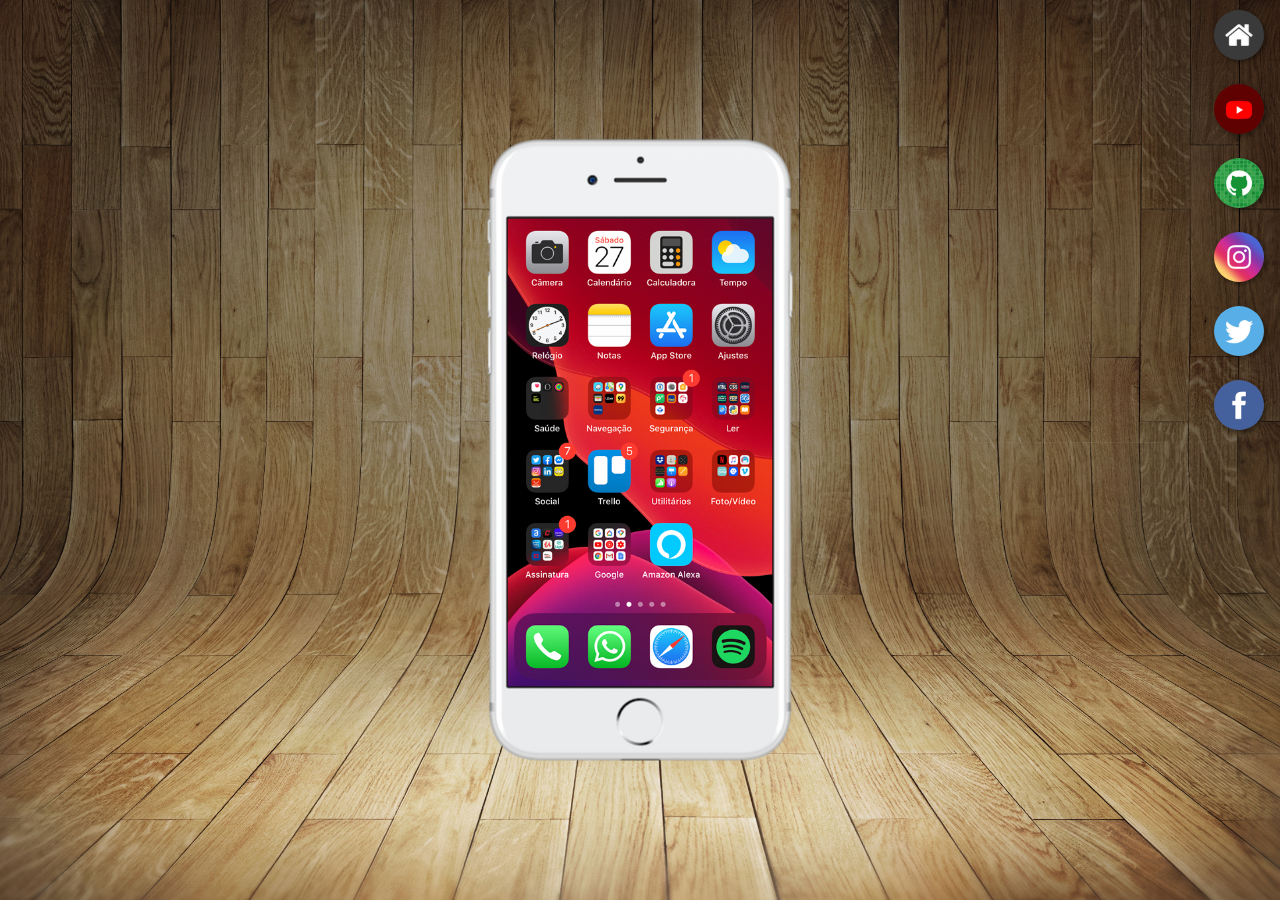
<file: index.html>
<!DOCTYPE html>
<html lang="pt-br">
<head>
    <meta charset="UTF-8">
    <meta http-equiv="X-UA-Compatible" content="IE=edge">
    <meta name="viewport" content="width=device-width, initial-scale=1.0">
    <link rel="shortcut icon" href="favicon.ico" type="image/x-icon">
    <link rel="stylesheet" href="style/style.css">
    <title>Projeto Rede Sociais</title>
</head>
<body>
    <main>
        <section id="telefone">
            <iframe src="pages/home.html" name="tela" id="tela"  frameborder="0">
               Seu navegador não é compatível com isso. 
            </iframe>
        </section>
        <section id="redes-sociais">
            <a href="pages/home.html" target="tela"><img src="images/logo-home.jpg" alt=""></a>
            <a href="pages/youtube.html" target="tela"><img src="images/logo-youtube.jpg" alt=""></a>
            <a href="pages/github.html" target="tela"><img src="images/logo-github.jpg" alt=""></a>
            <a href="pages/instagram.html" target="tela"><img src="images/logo-instagram.jpg" alt=""></a>
            <a href="pages/twitter.html" target="tela"><img src="images/logo-twitter.jpg" alt=""></a>
            <a href="pages/facebook.html" target="tela"><img src="images/logo-facebook.jpg" alt=""></a>
        </section>
    </main>
</body>
</html>
</file>
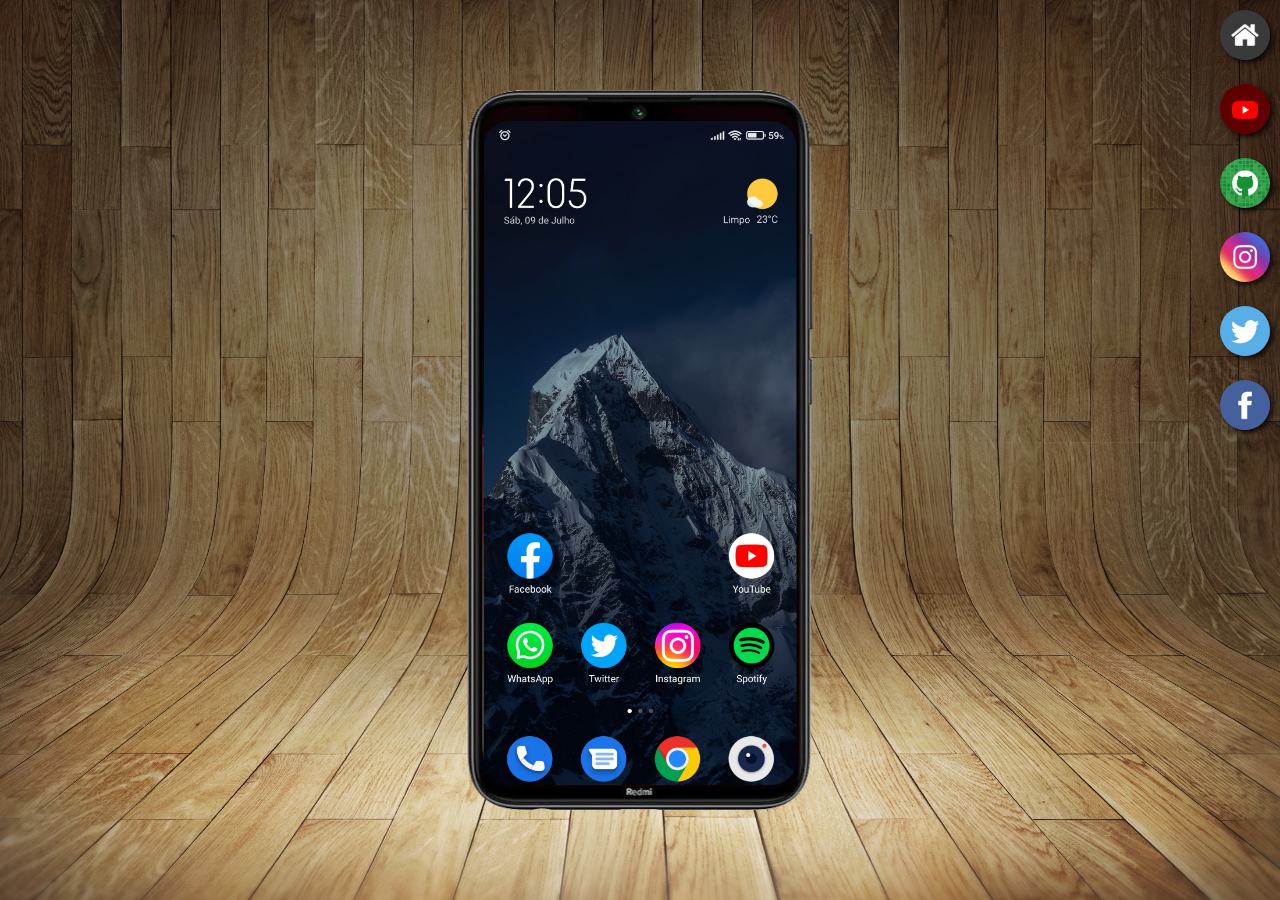
<file: myVersion/index.html>
<!DOCTYPE html>
<html lang="pt">
<head>
    <meta charset="UTF-8">
    <meta http-equiv="X-UA-Compatible" content="IE=edge">
    <meta name="viewport" content="width=device-width, initial-scale=1.0">
    <link rel="stylesheet" href="css/style.css">
    <title>Rede Sociais | MyVersion</title>
</head>
<body>
    <main>
        <section id="telefone">
            <iframe src="pages/home.html" frameborder="0" name="tela">
                Seu navegador não é compatível com isso. 
            </iframe>
        </section>
        <section id="redes-sociais">
            <a href="pages/home.html" target="tela" >
                <img src="../images/logo-home.jpg" alt="Home"></a>
            <a href="pages/youtube.html" target="tela">
                <img src="../images/logo-youtube.jpg" alt="Youtube"></a>
            <a href="pages/github.html" target="tela">
                <img src="../images/logo-github.jpg" alt="Github"></a>
            <a href="pages/instagram.html" target="tela">
                <img src="../images/logo-instagram.jpg" alt=""></a>
            <a href="pages/twitter.html" target="tela">
                <img src="../images/logo-twitter.jpg" alt="Twitter"></a>
            <a href="pages/facebook.html" target="tela">
                <img src="../images/logo-facebook.jpg" alt="Facebook"></a>
        </section>
    </main>
</body>
</html>
</file>
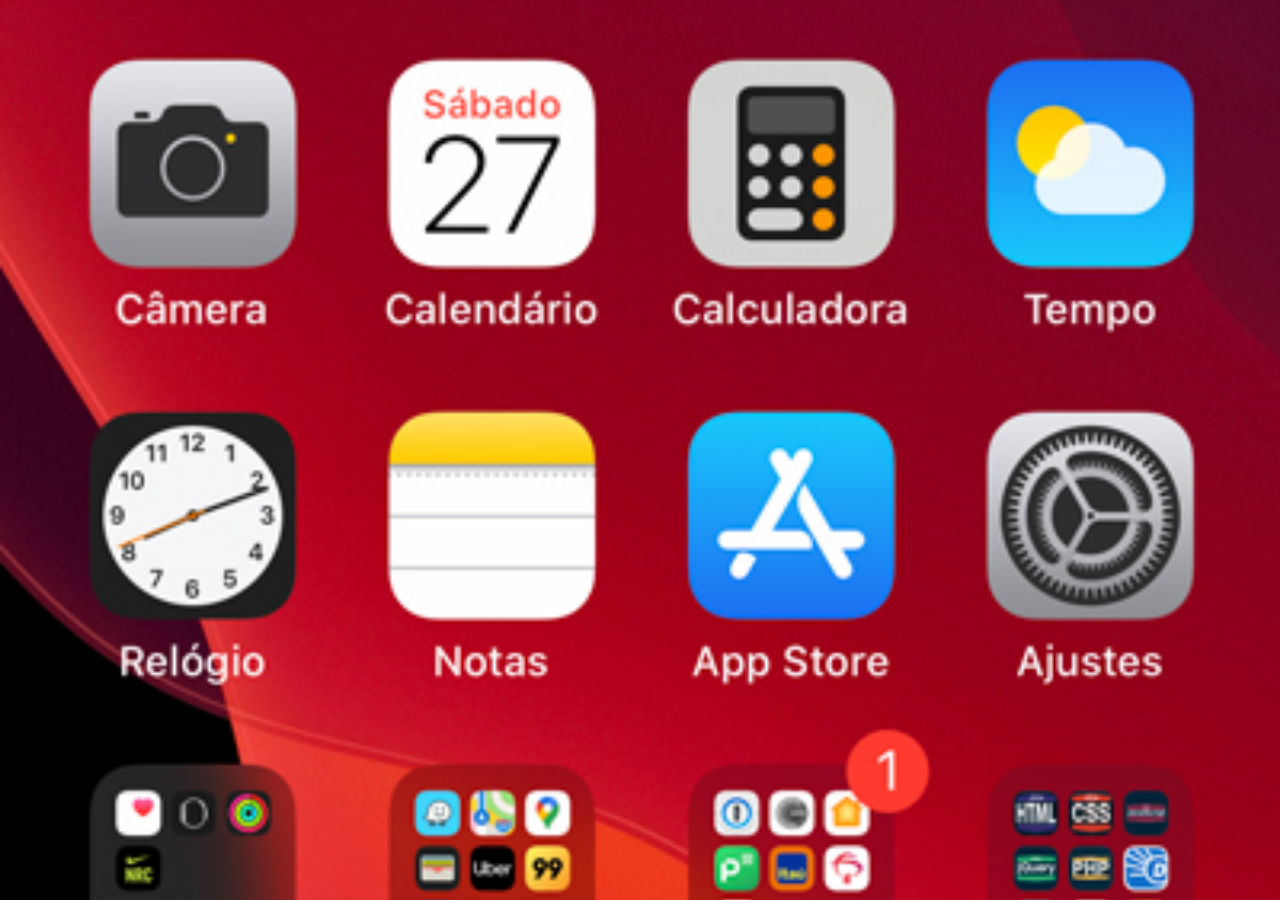
<file: home.html>
<!DOCTYPE html>
<html lang="pt-br">
<head>
    <meta charset="UTF-8">
    <meta http-equiv="X-UA-Compatible" content="IE=edge">
    <meta name="viewport" content="width=device-width, initial-scale=1.0">

    <style>
        * {
            margin: 0;
            padding: 0;
        }

        body {
            width: 100vw;
            height: 100vh;
            background: black url('images/tela-home.jpg') no-repeat top center;
            background-size: cover;
        }
    </style>

    <title>Home</title>
</head>
<body>
    
</body>
</html>
</file>
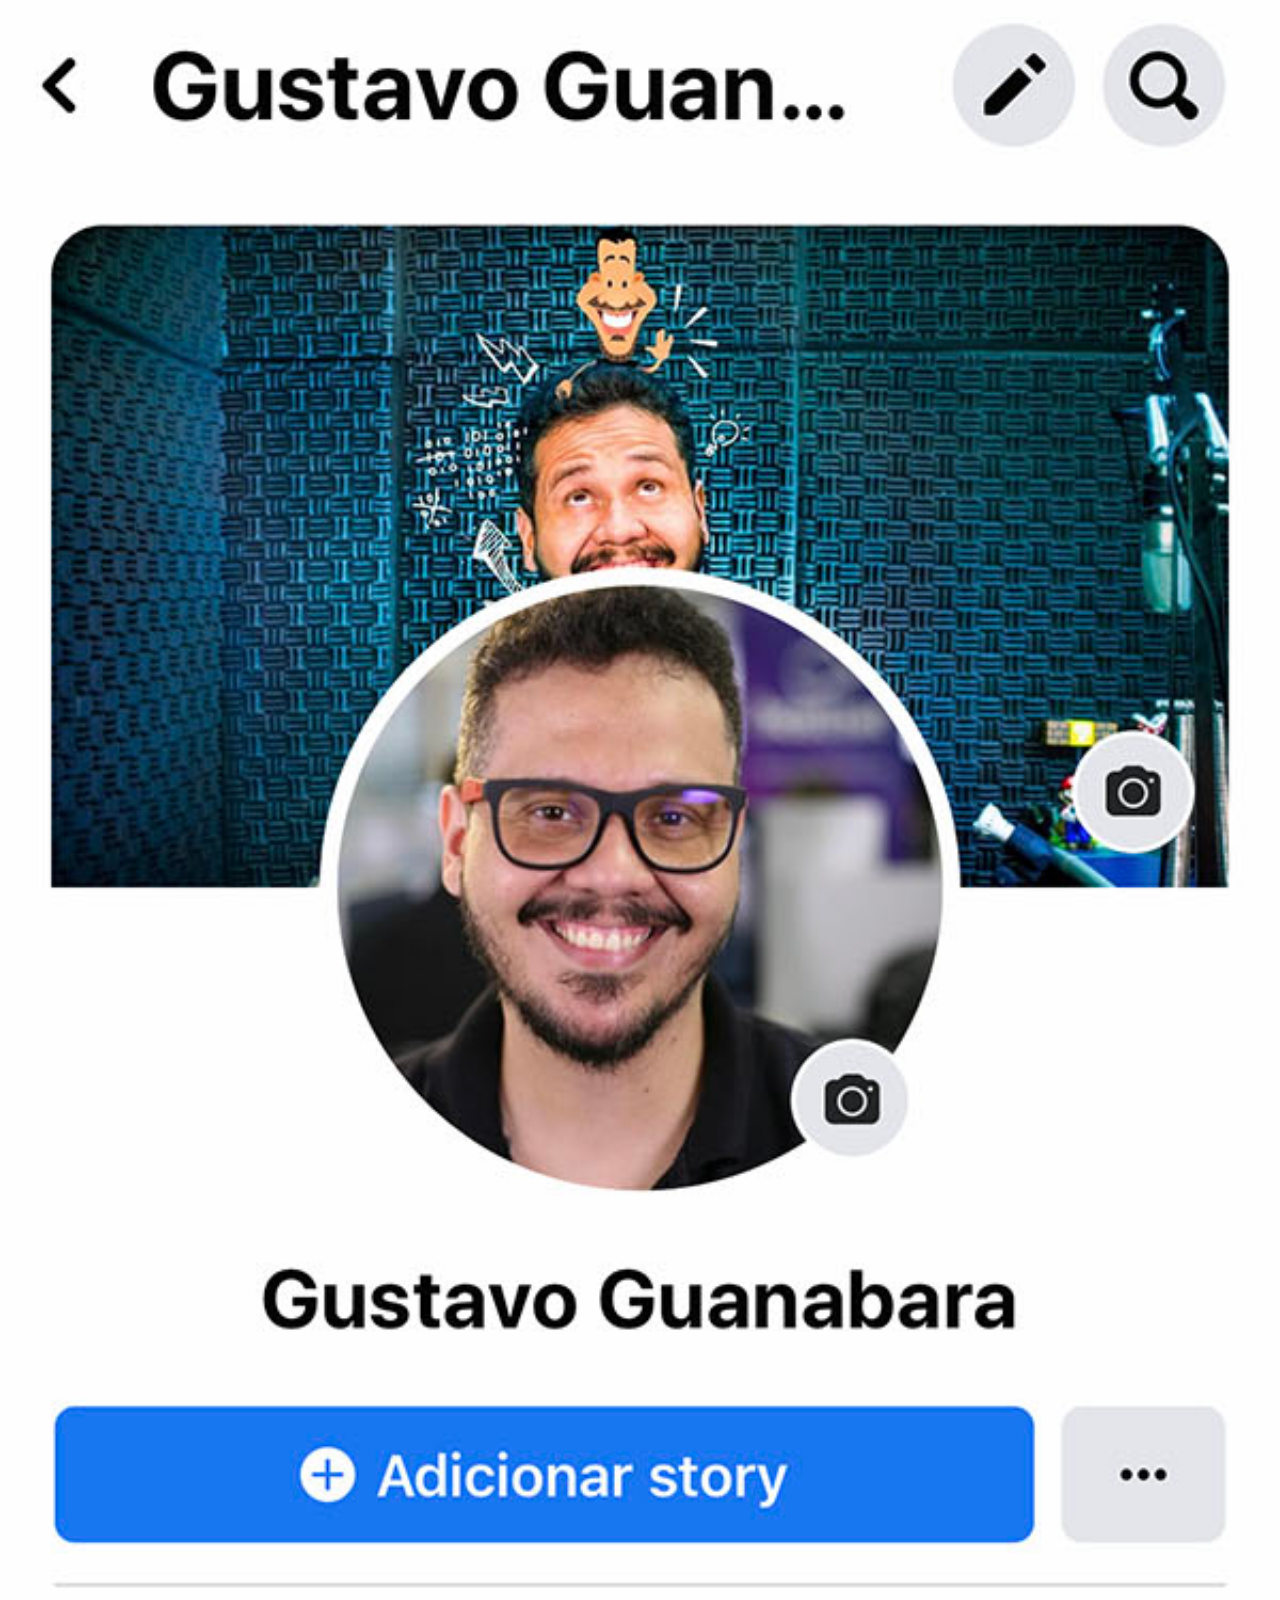
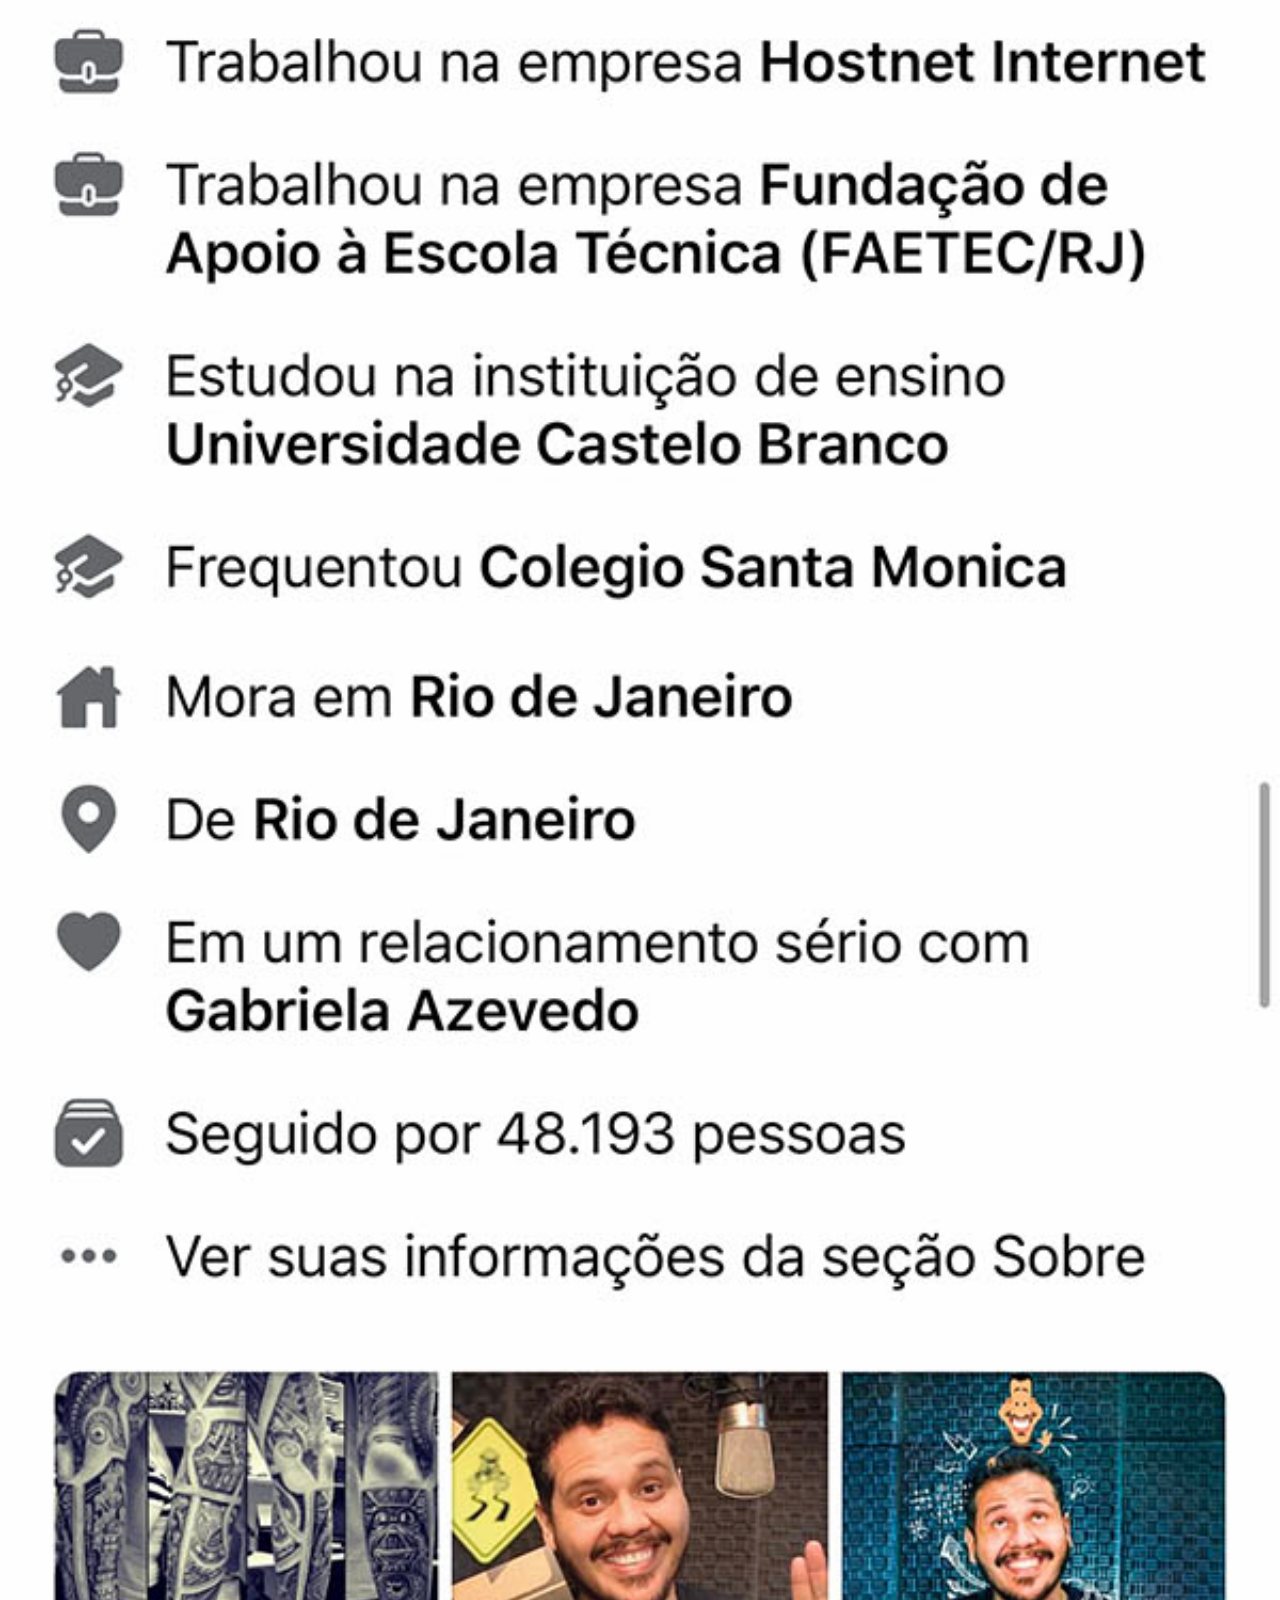
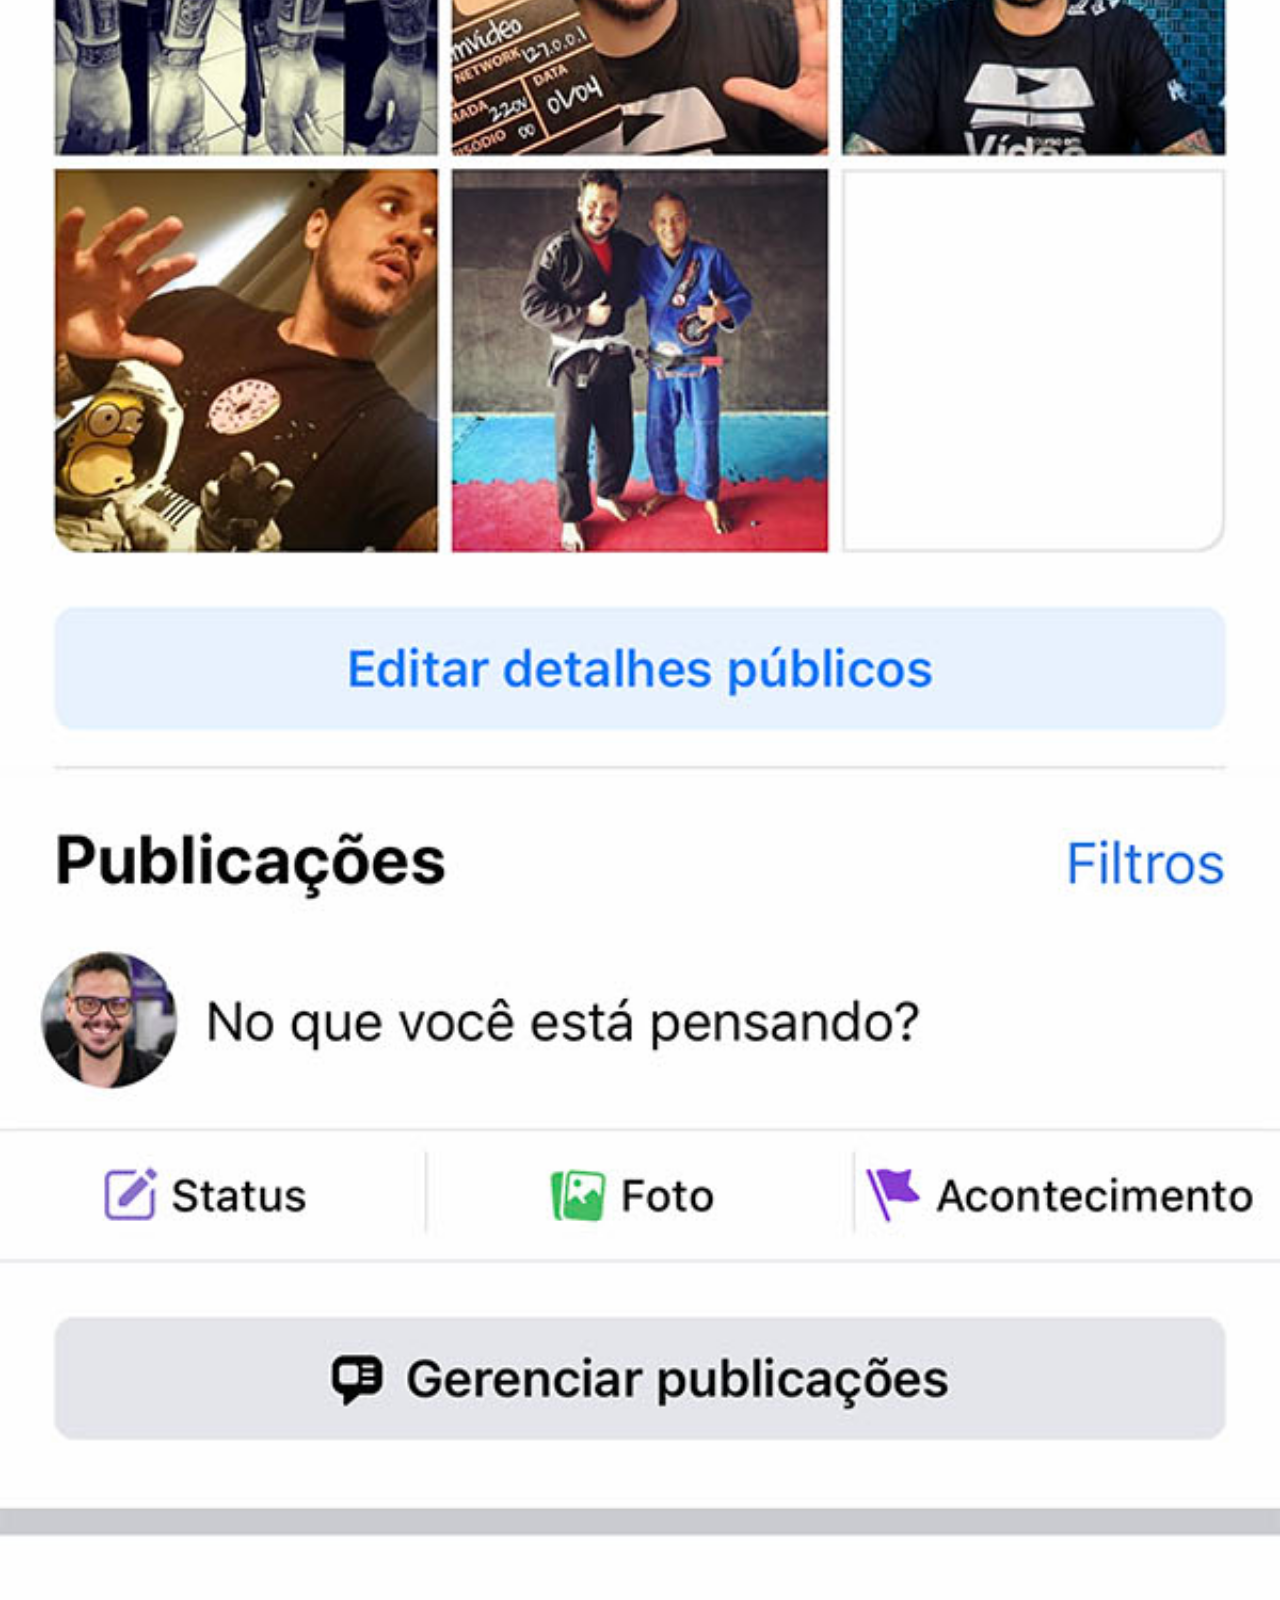
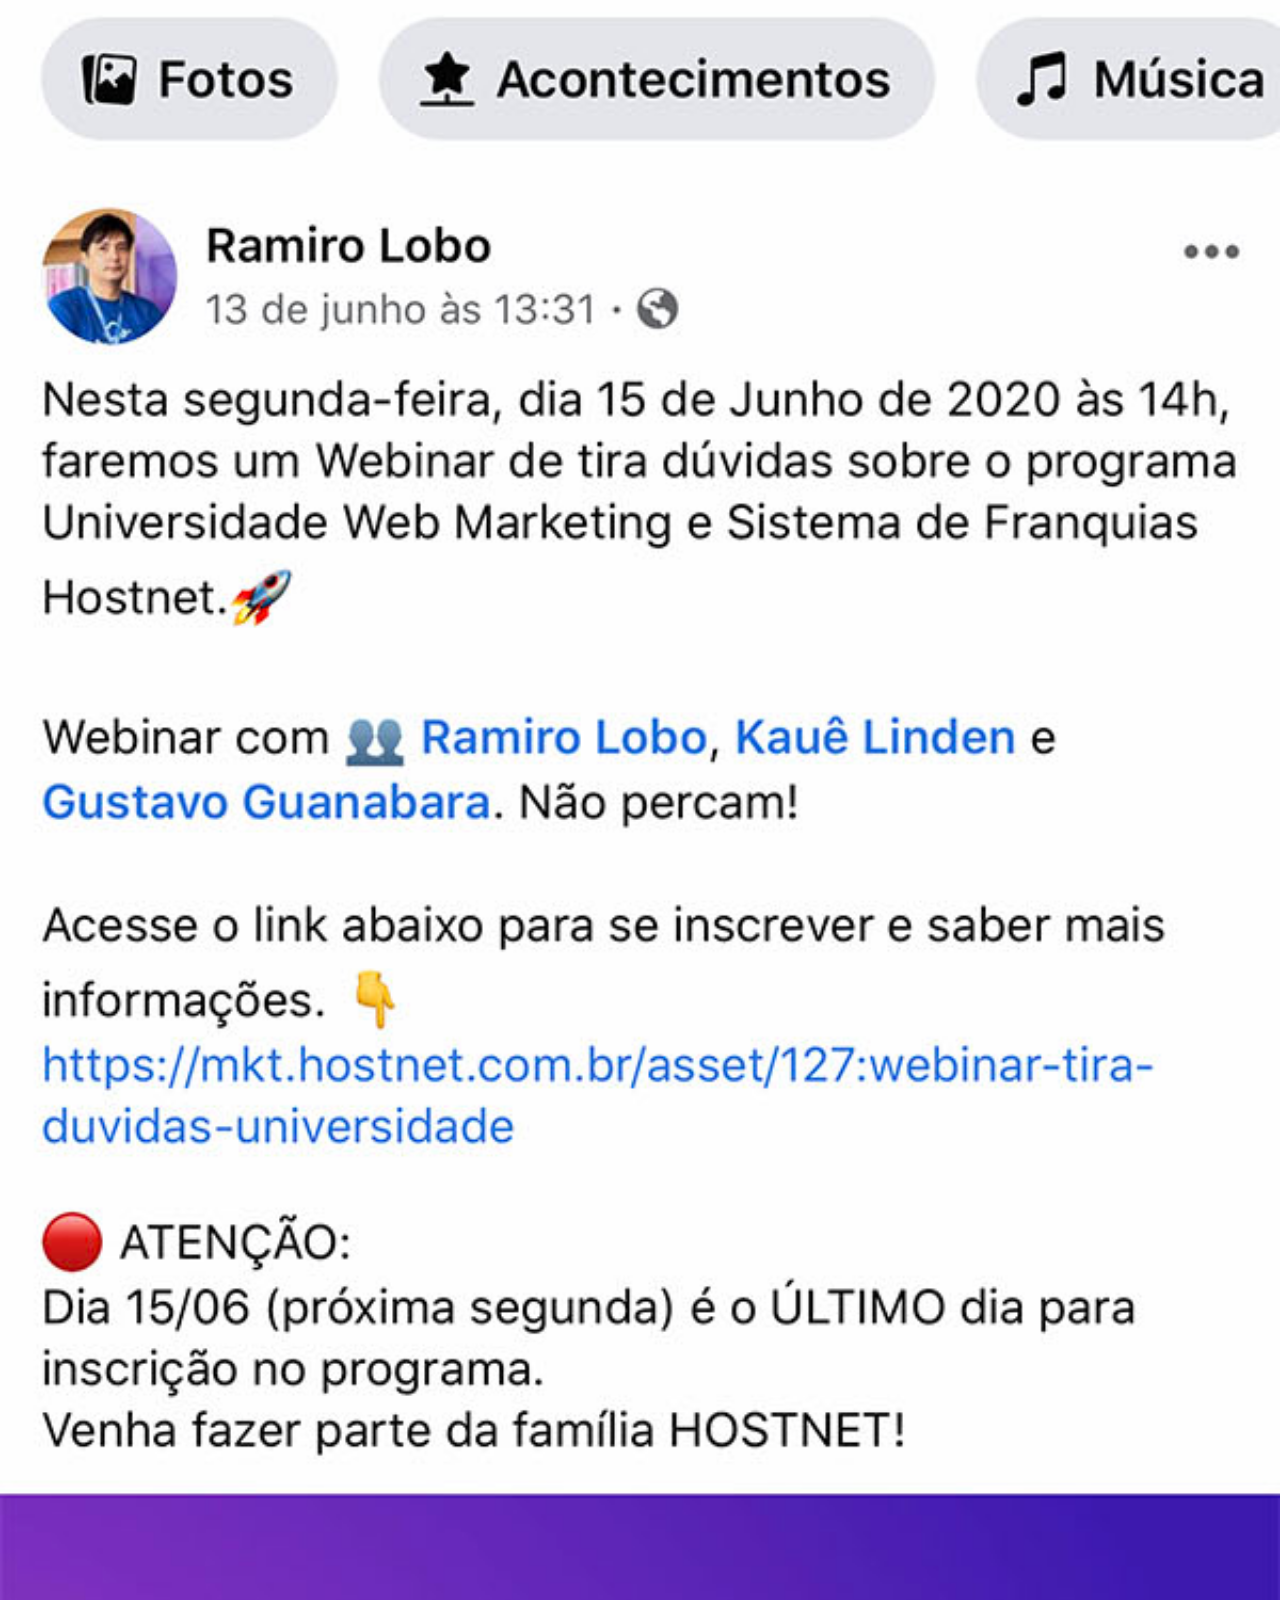
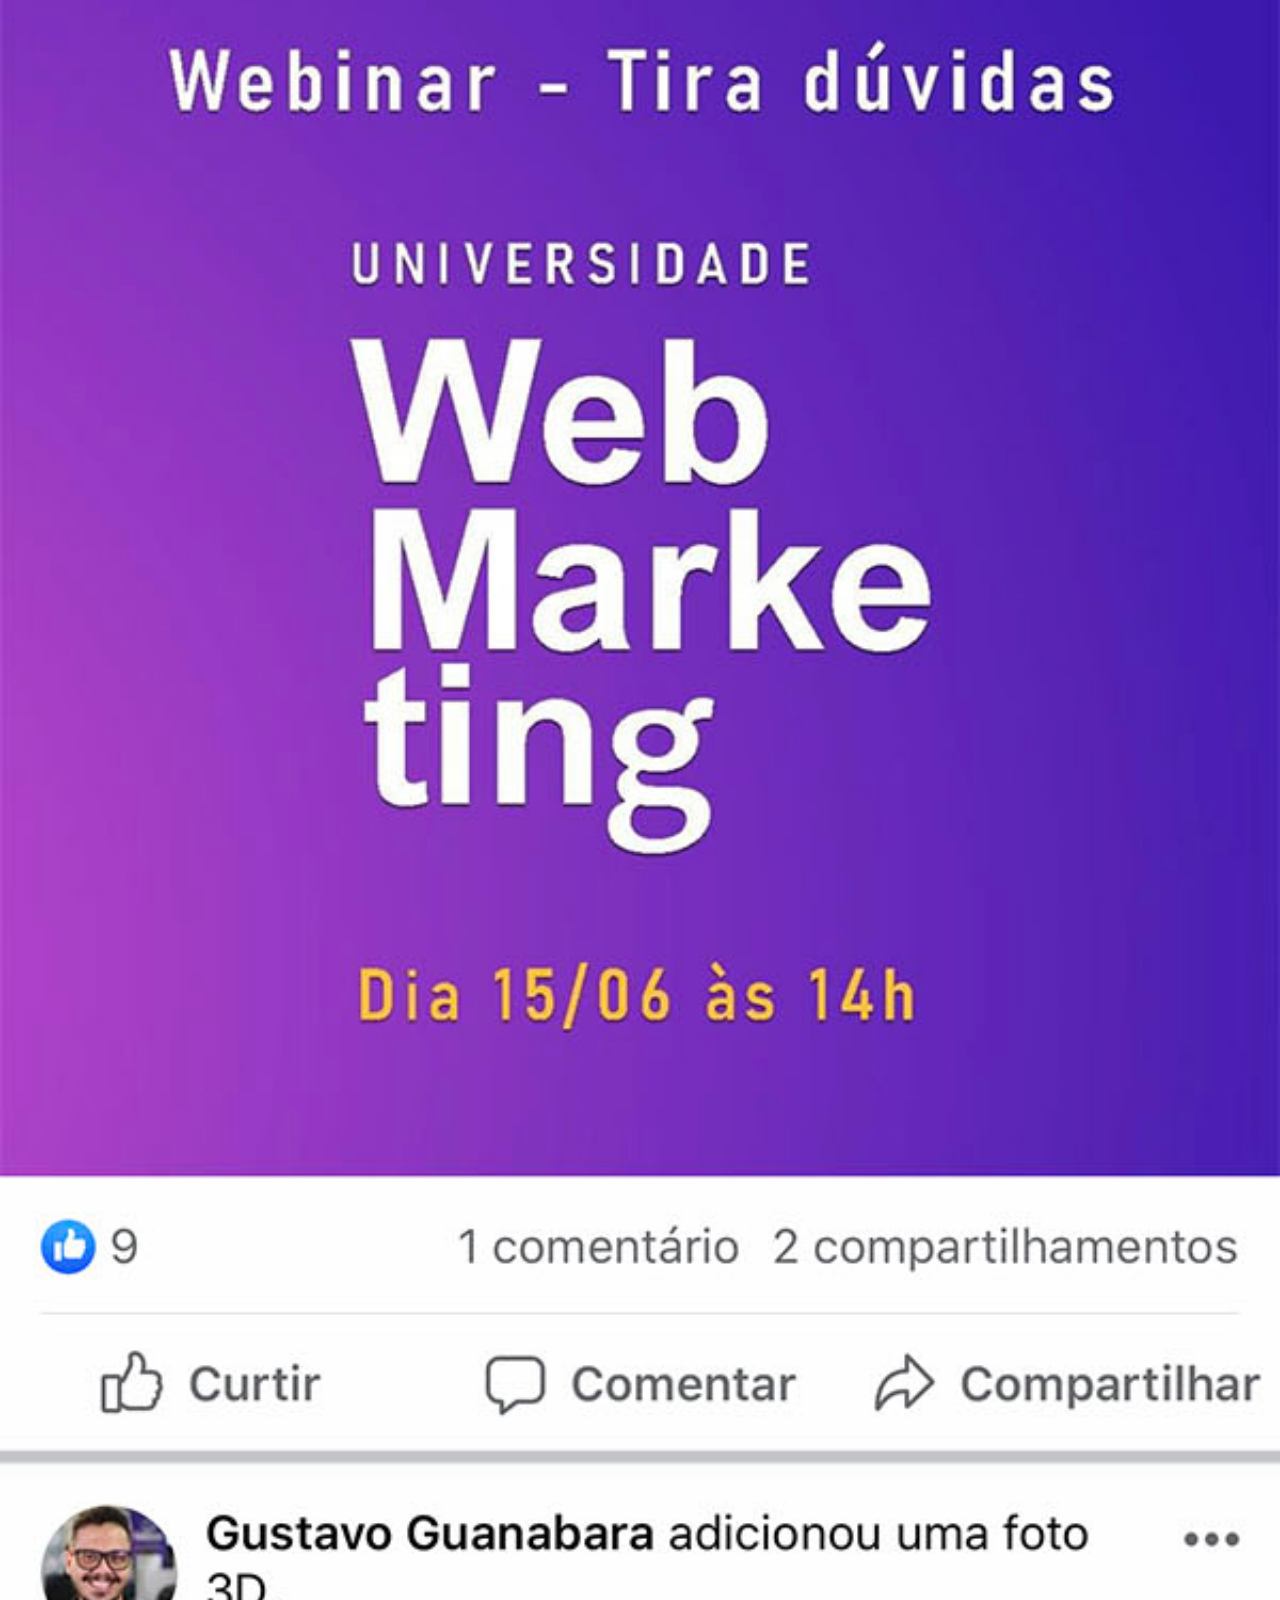
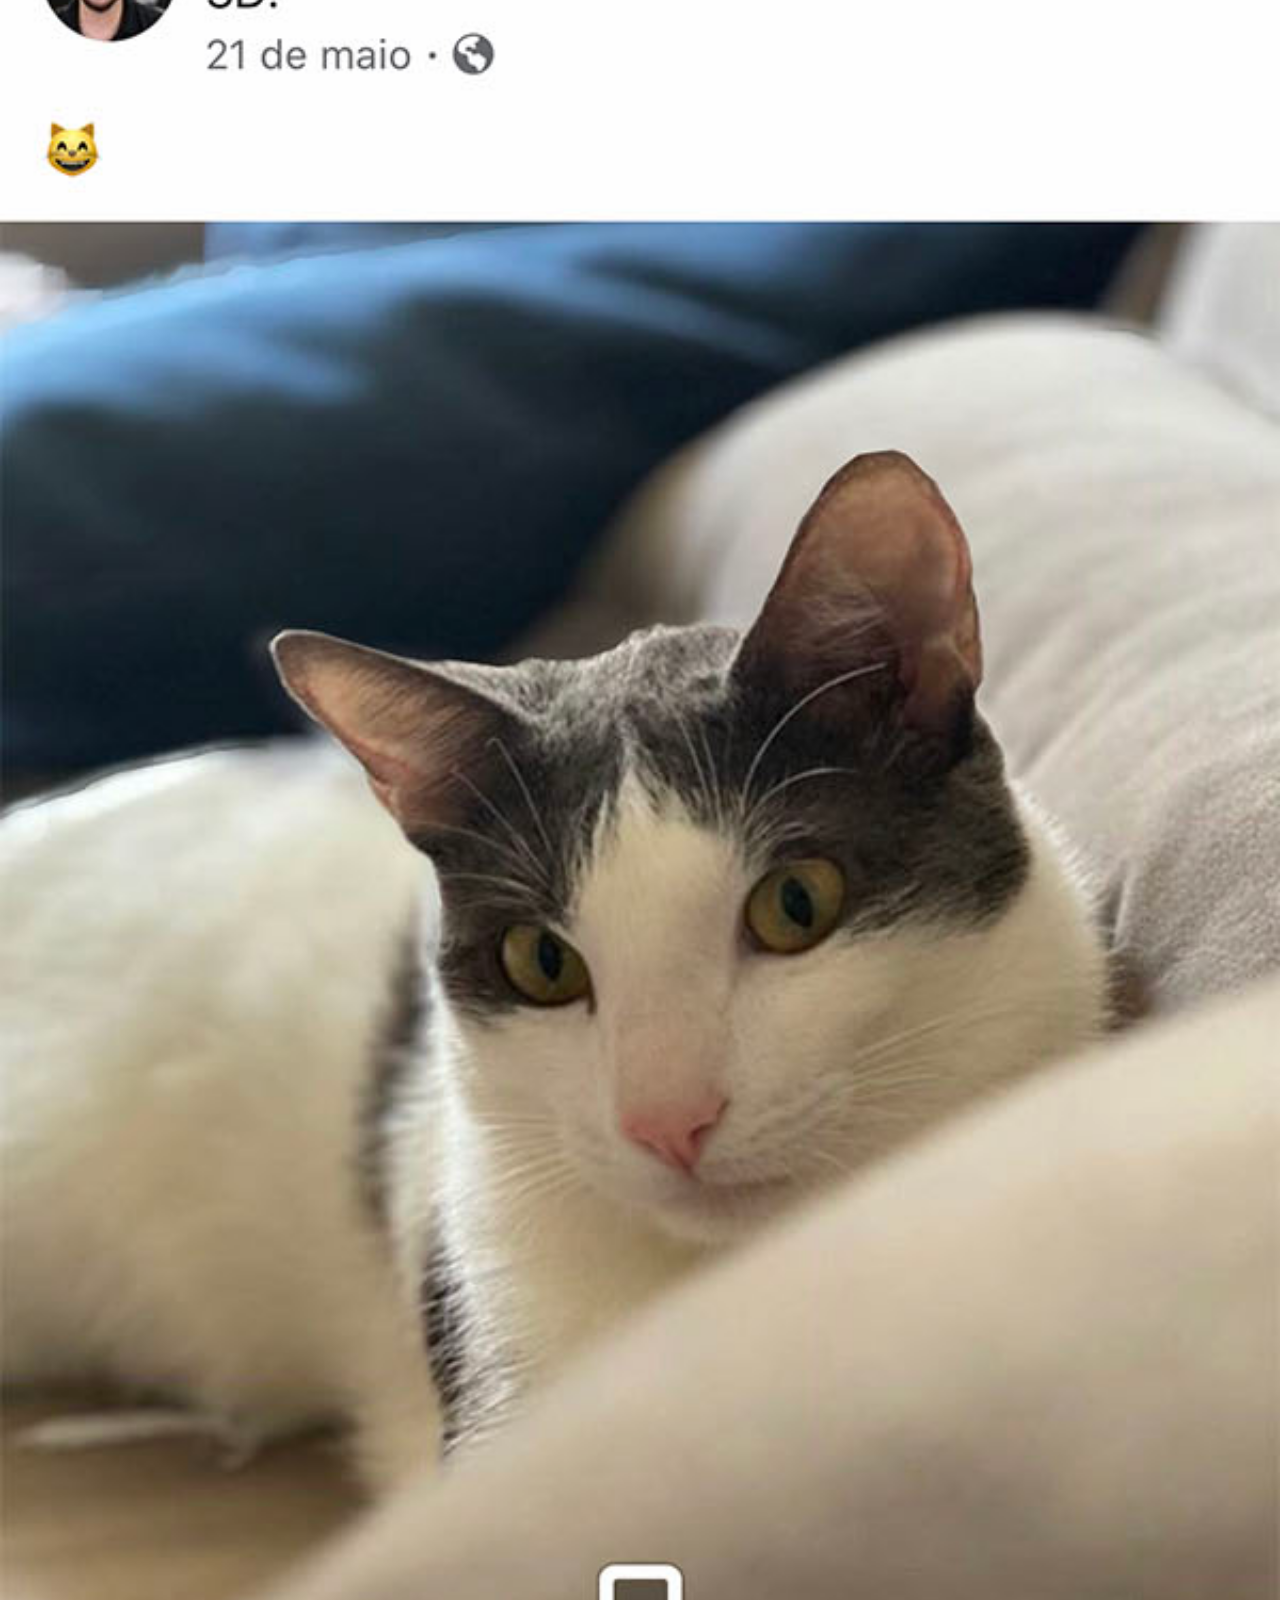
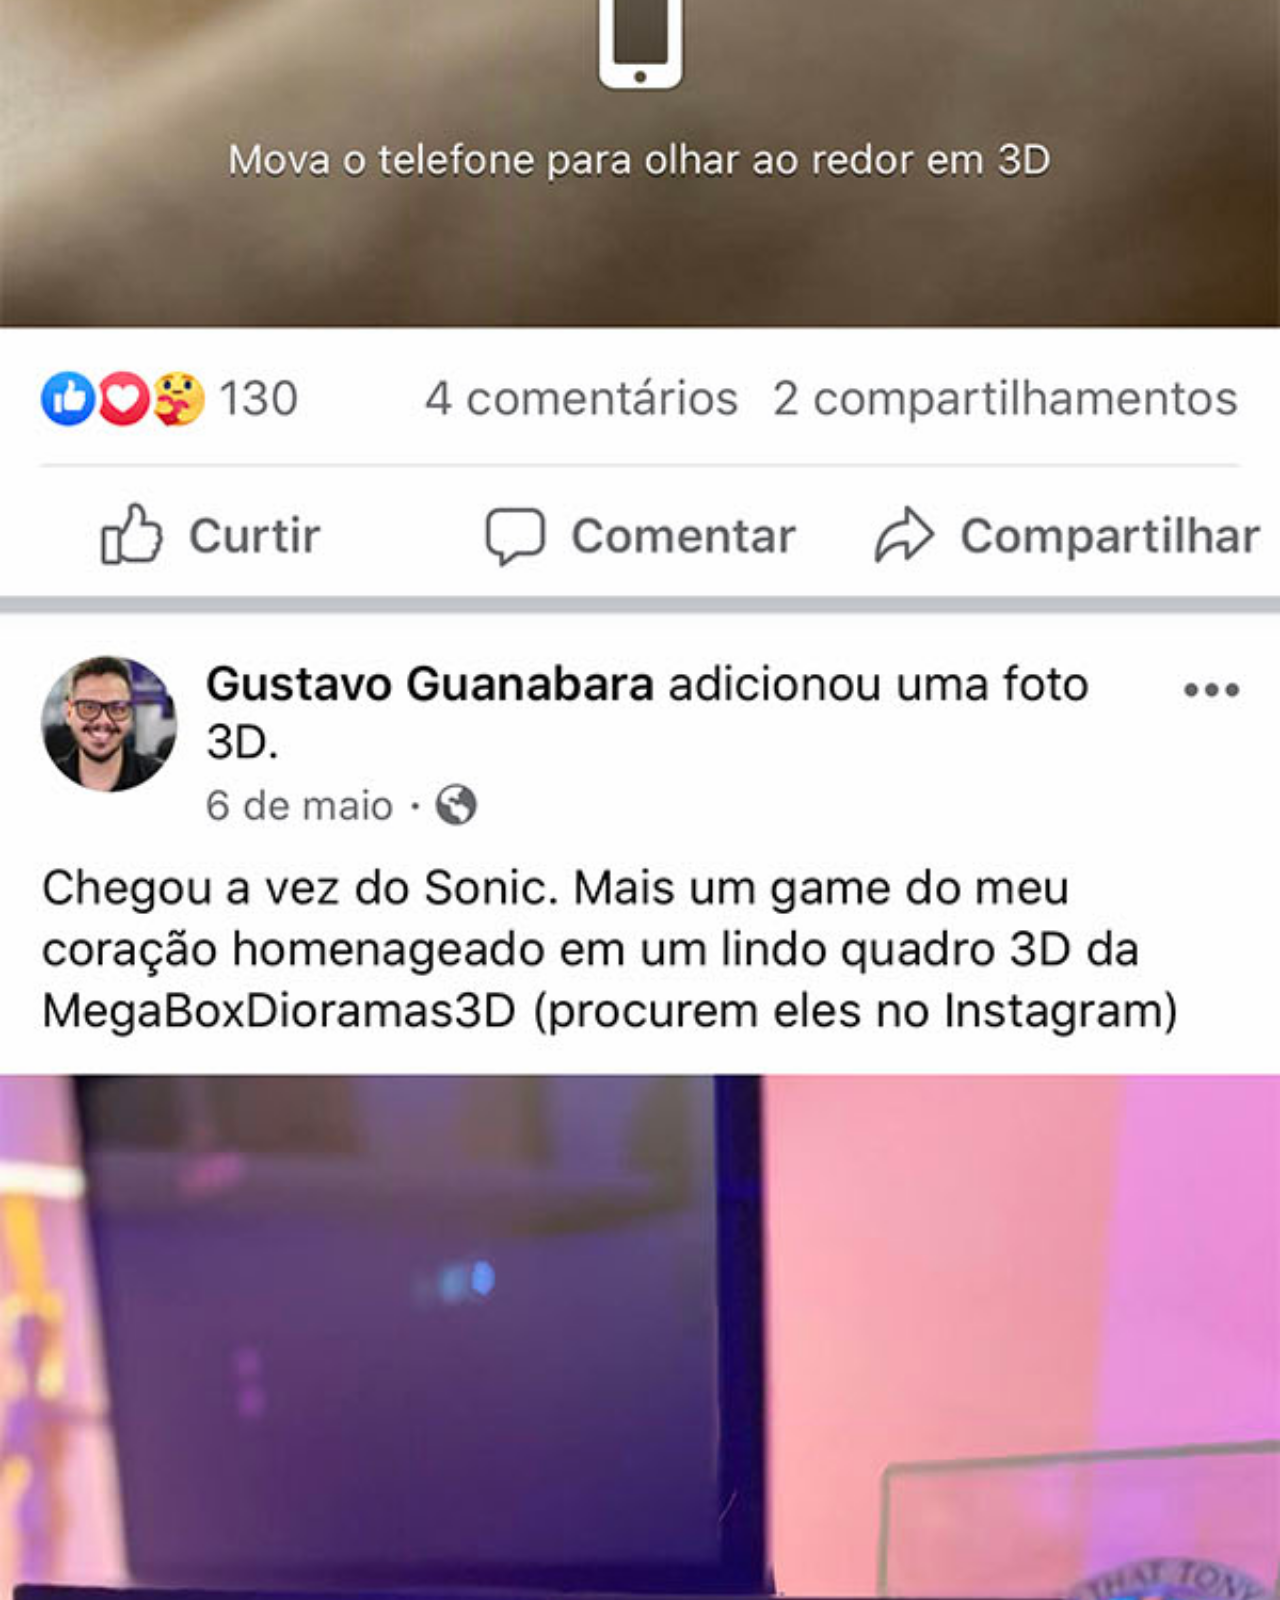
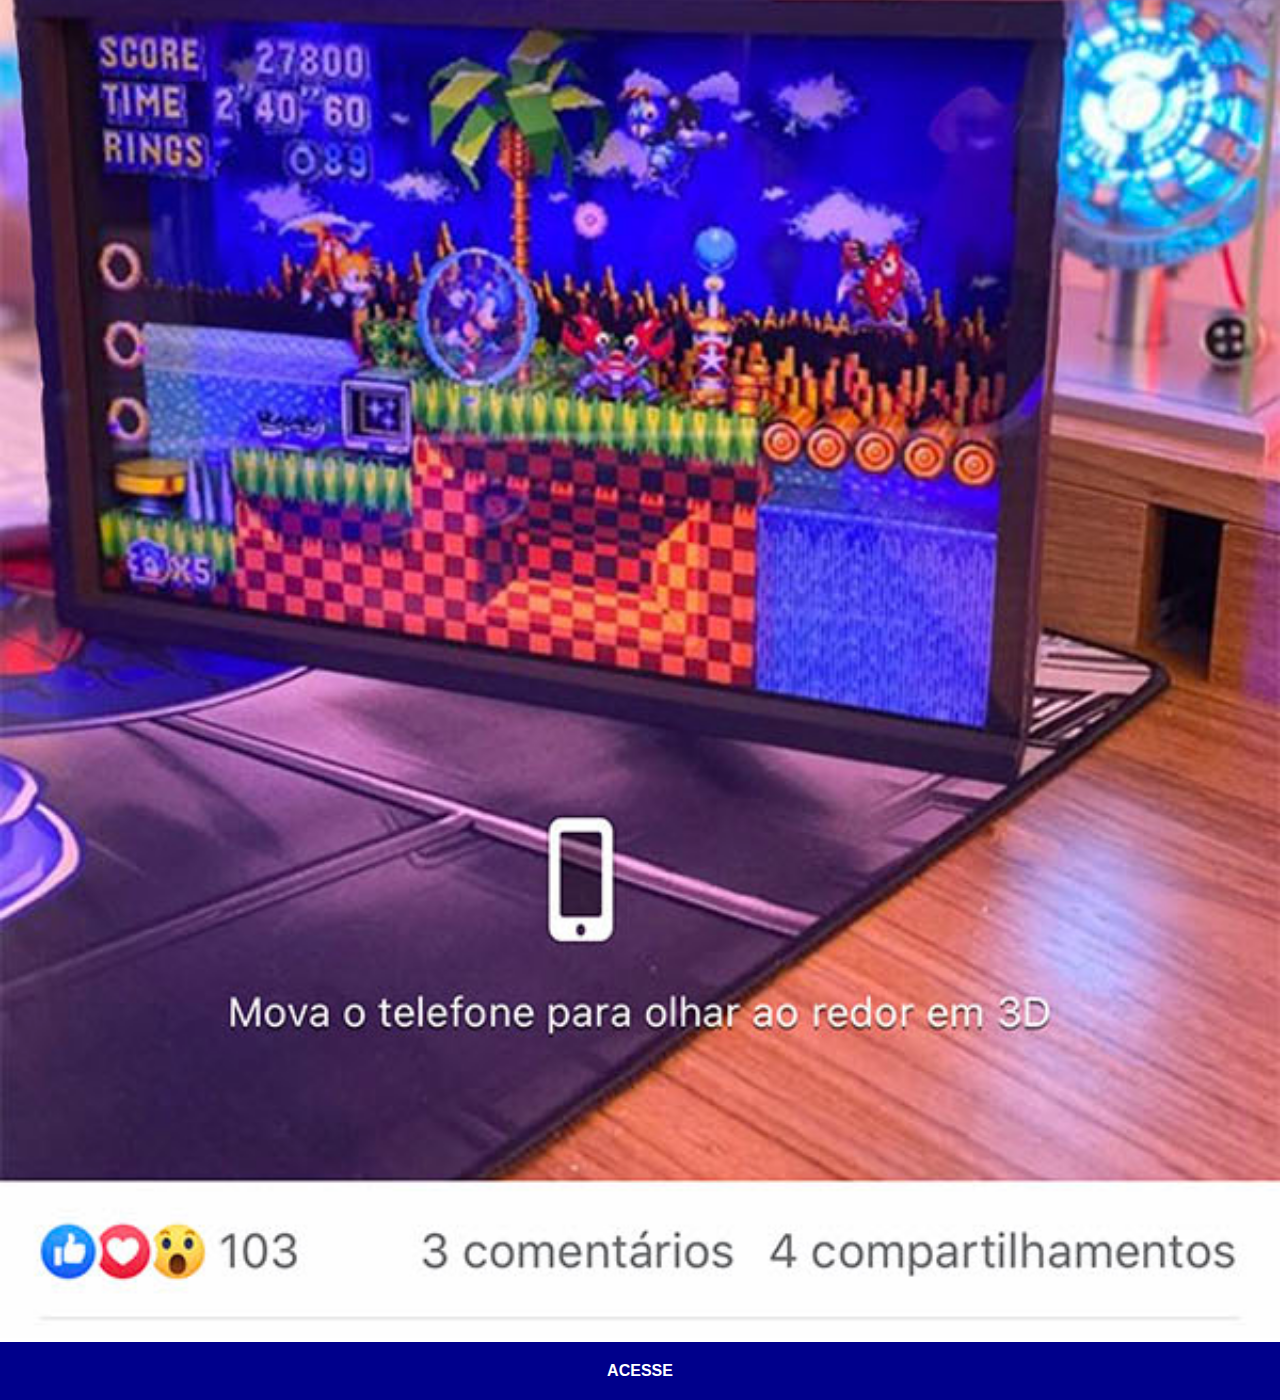
<file: pages/facebook.html>
<!DOCTYPE html>
<html lang="pt-br">
<head>
    <meta charset="UTF-8">
    <meta http-equiv="X-UA-Compatible" content="IE=edge">
    <meta name="viewport" content="width=device-width, initial-scale=1.0">

   <link rel="stylesheet" href="../style/social.css">

    <title>Home</title>
</head>
<body>
    <img src="../images/tela-facebook.jpg" alt="Facebook">
    <a href="https://www.facebook.com/gustavoguanabara" target="_blank">ACESSE</a>
</body>
</html>
</file>
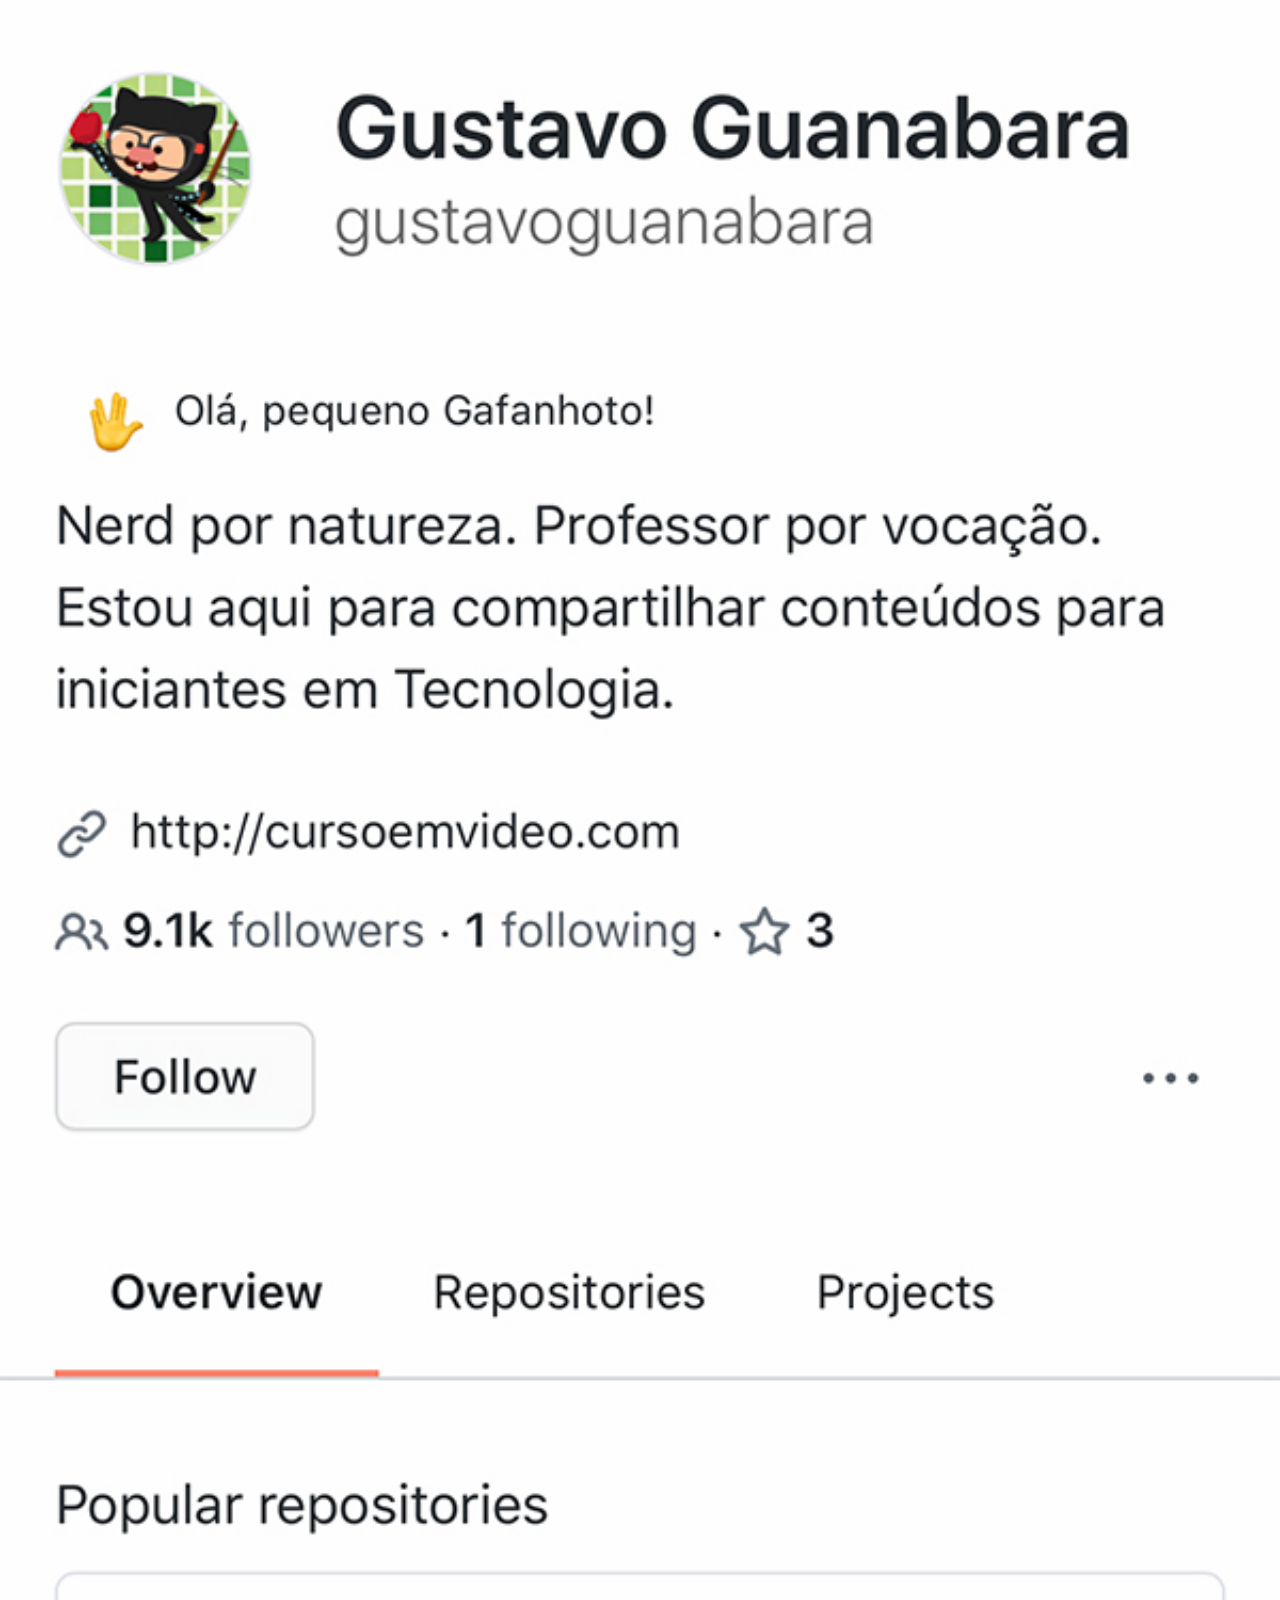
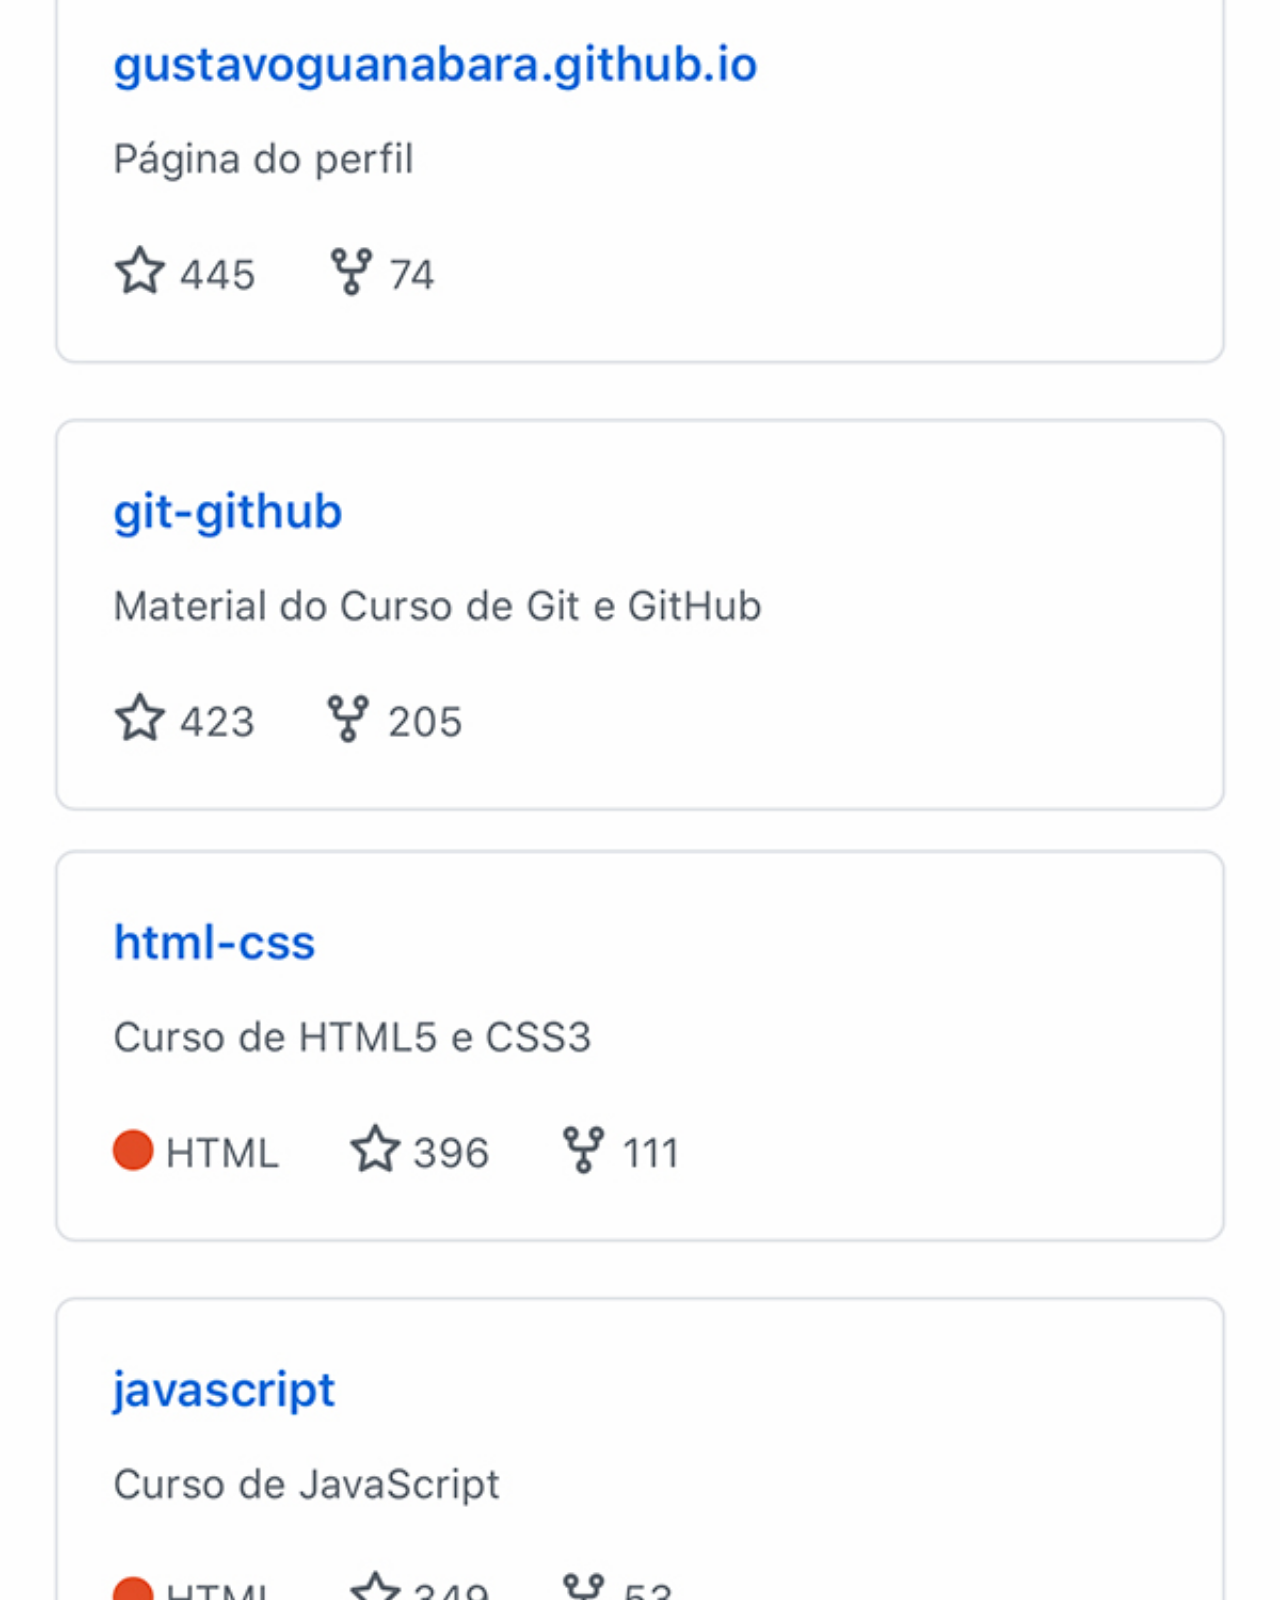
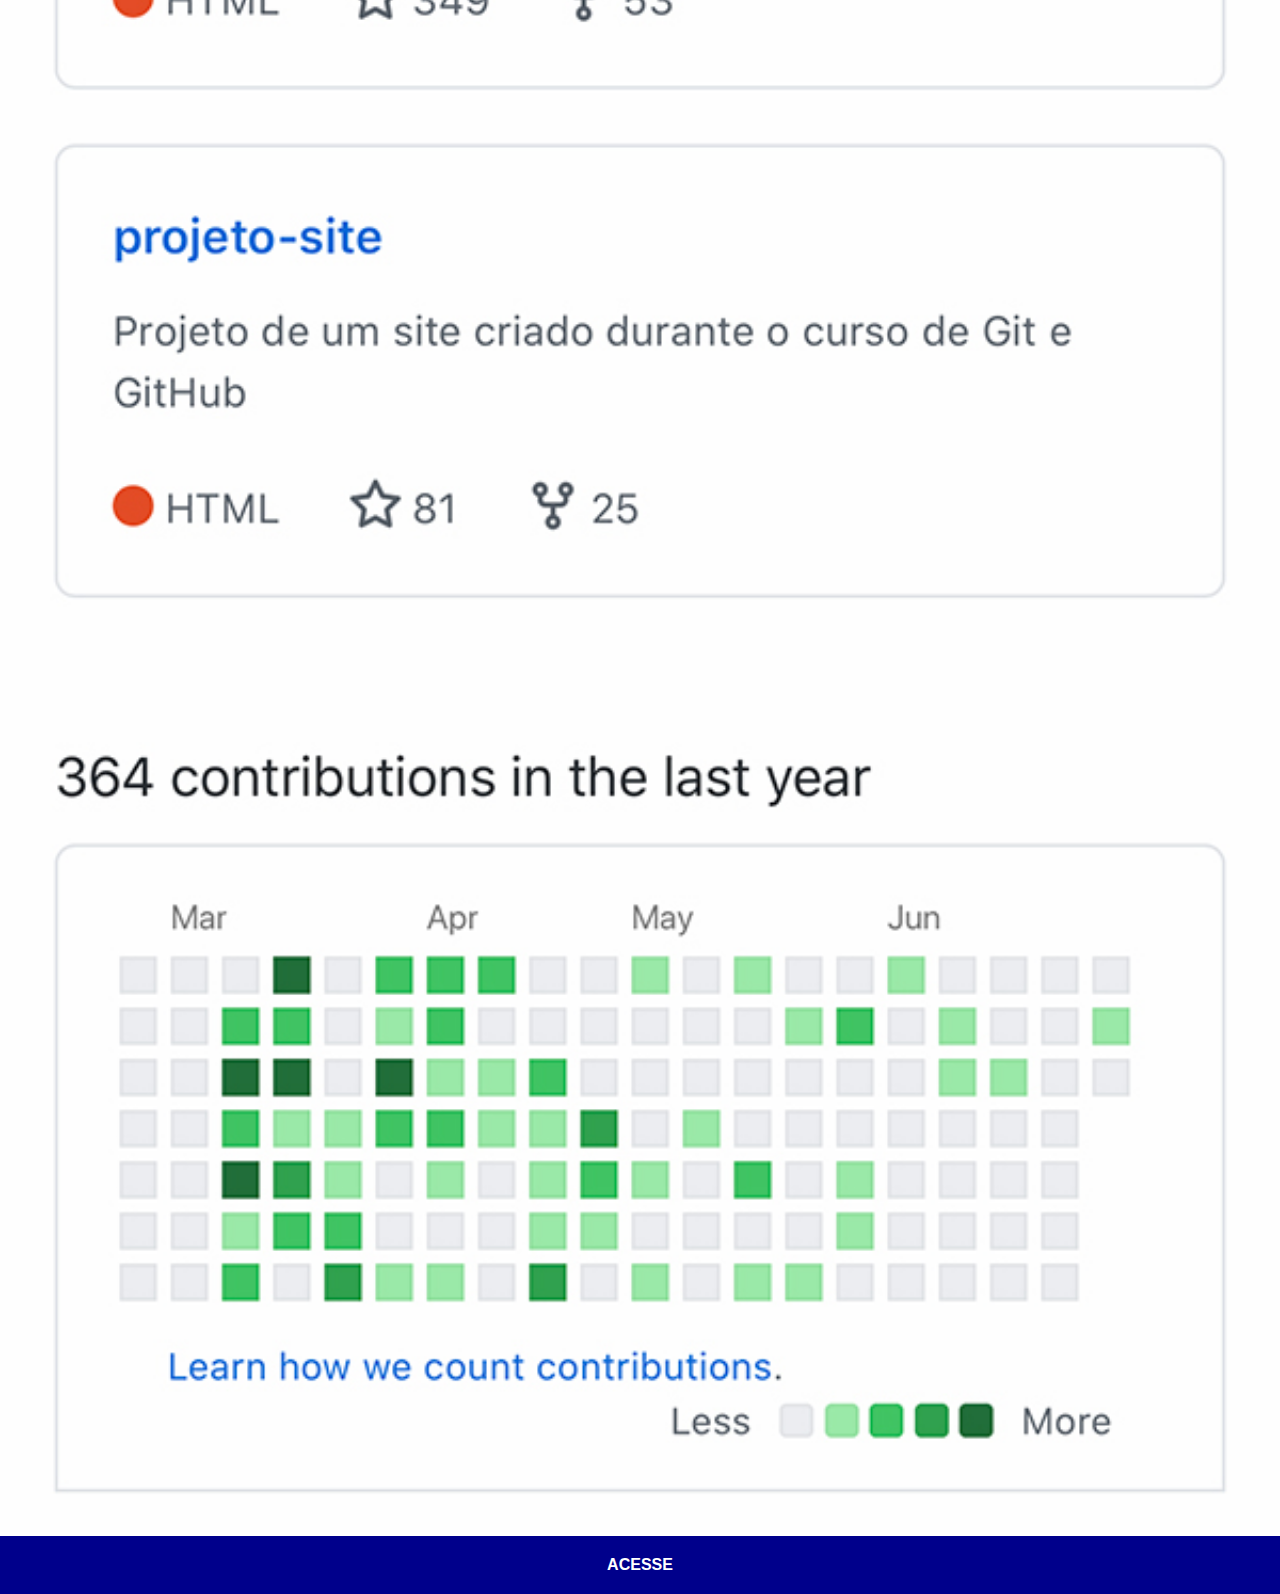
<file: pages/github.html>
<!DOCTYPE html>
<html lang="pt-br">
<head>
    <meta charset="UTF-8">
    <meta http-equiv="X-UA-Compatible" content="IE=edge">
    <meta name="viewport" content="width=device-width, initial-scale=1.0">

   <link rel="stylesheet" href="../style/social.css">

    <title>GitHub</title>
</head>
<body>
    <img src="../images/tela-github.jpg" alt="GitHub">
    <a href="https://github.com/gustavoguanabara" target="_blank">ACESSE</a>
</body>
</html>
</file>
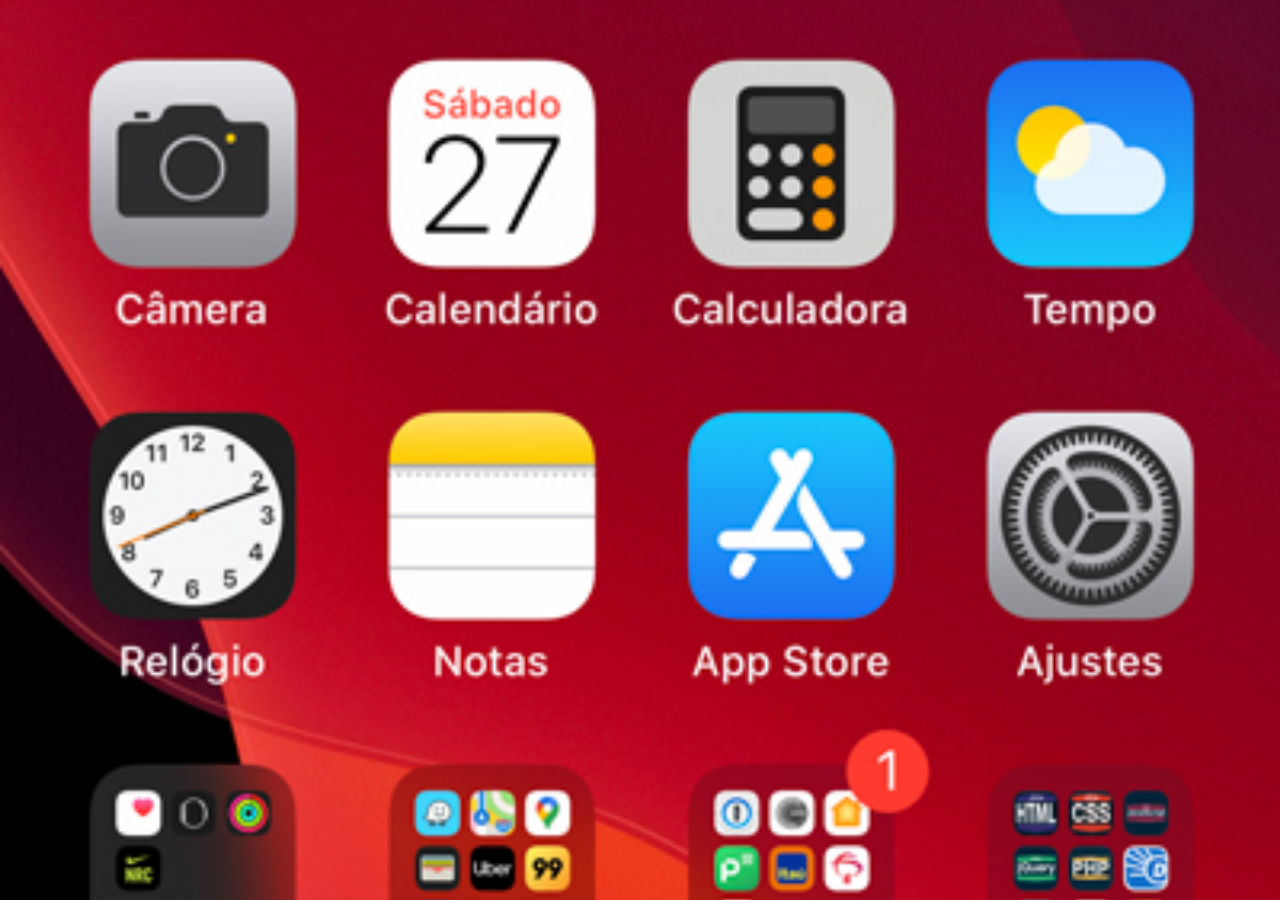
<file: pages/home.html>
<!DOCTYPE html>
<html lang="pt-br">
<head>
    <meta charset="UTF-8">
    <meta http-equiv="X-UA-Compatible" content="IE=edge">
    <meta name="viewport" content="width=device-width, initial-scale=1.0">

    <style>
        * {
            margin: 0;
            padding: 0;
        }

        body {
            width: 100vw;
            height: 100vh;
            background: black url('../images/tela-home.jpg') no-repeat top center;
            background-size: cover;
        }
    </style>

    <title>Home</title>
</head>
<body>
    
</body>
</html>
</file>
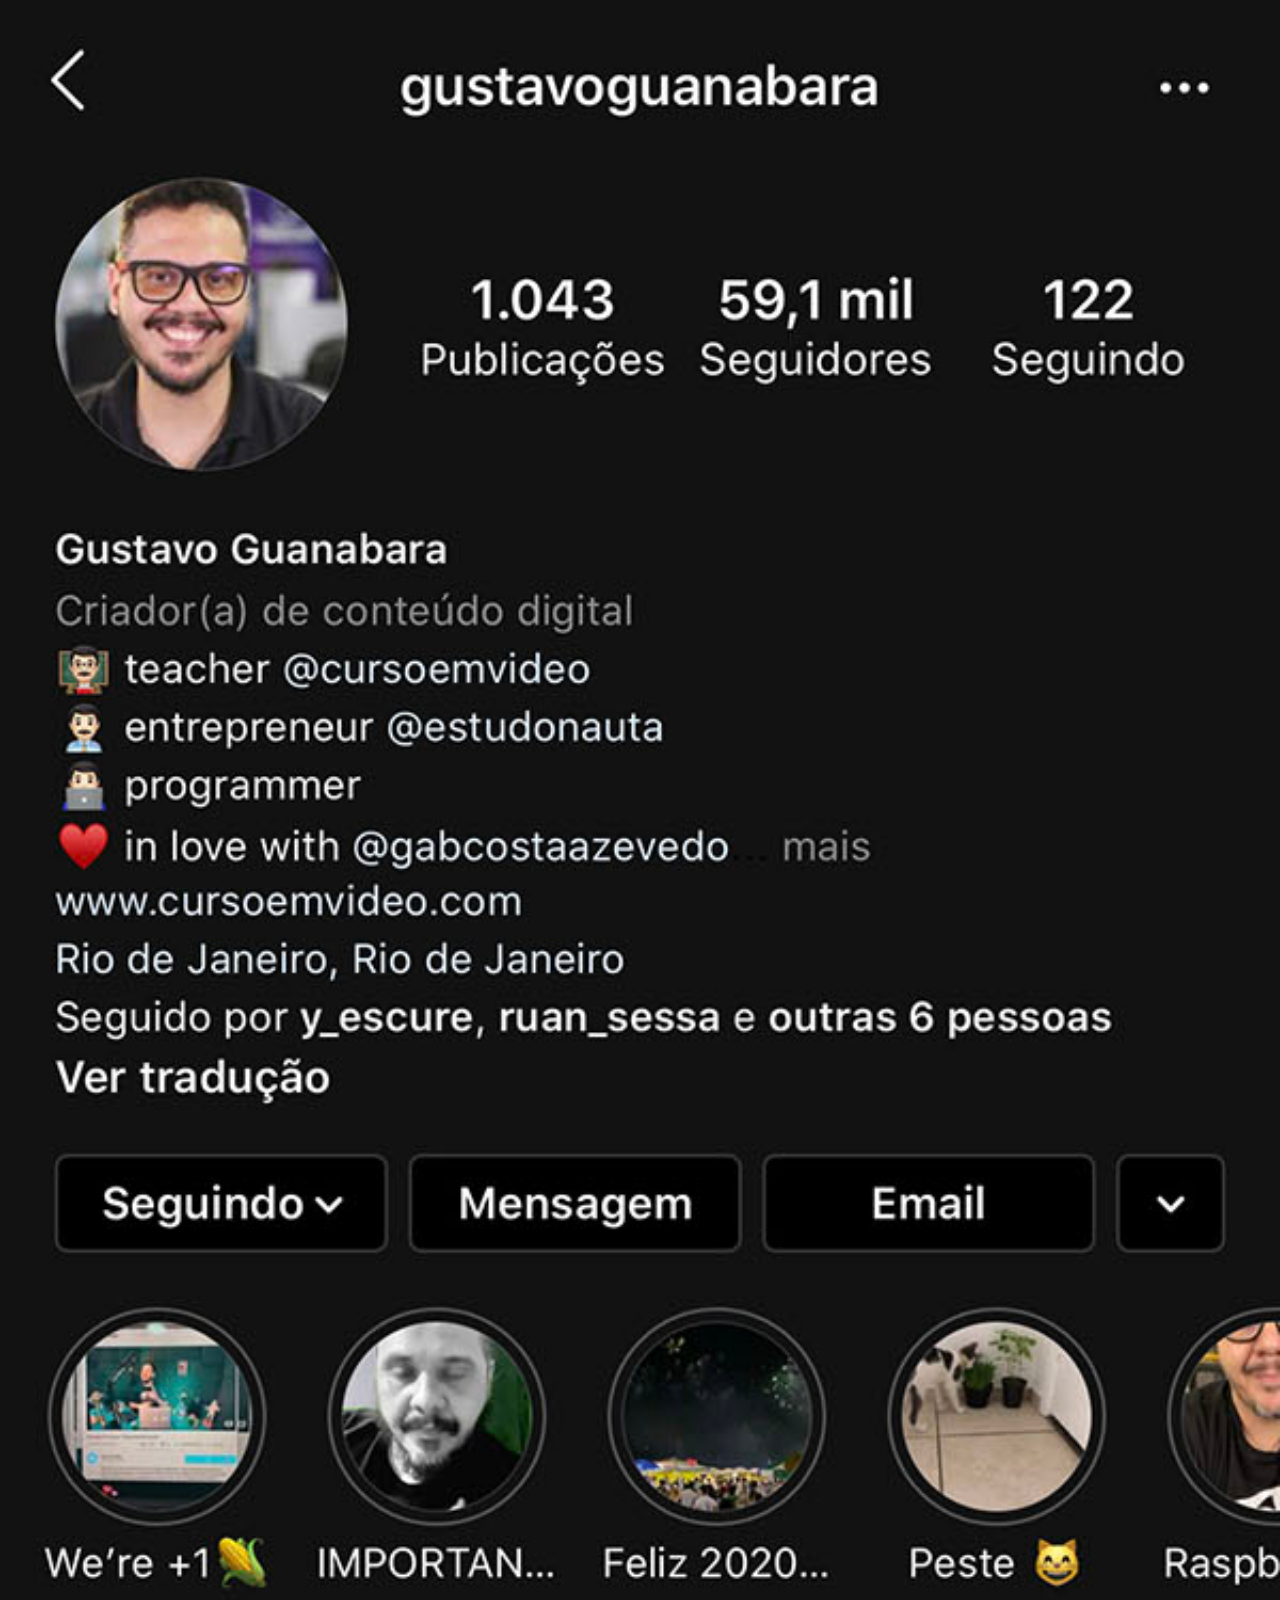
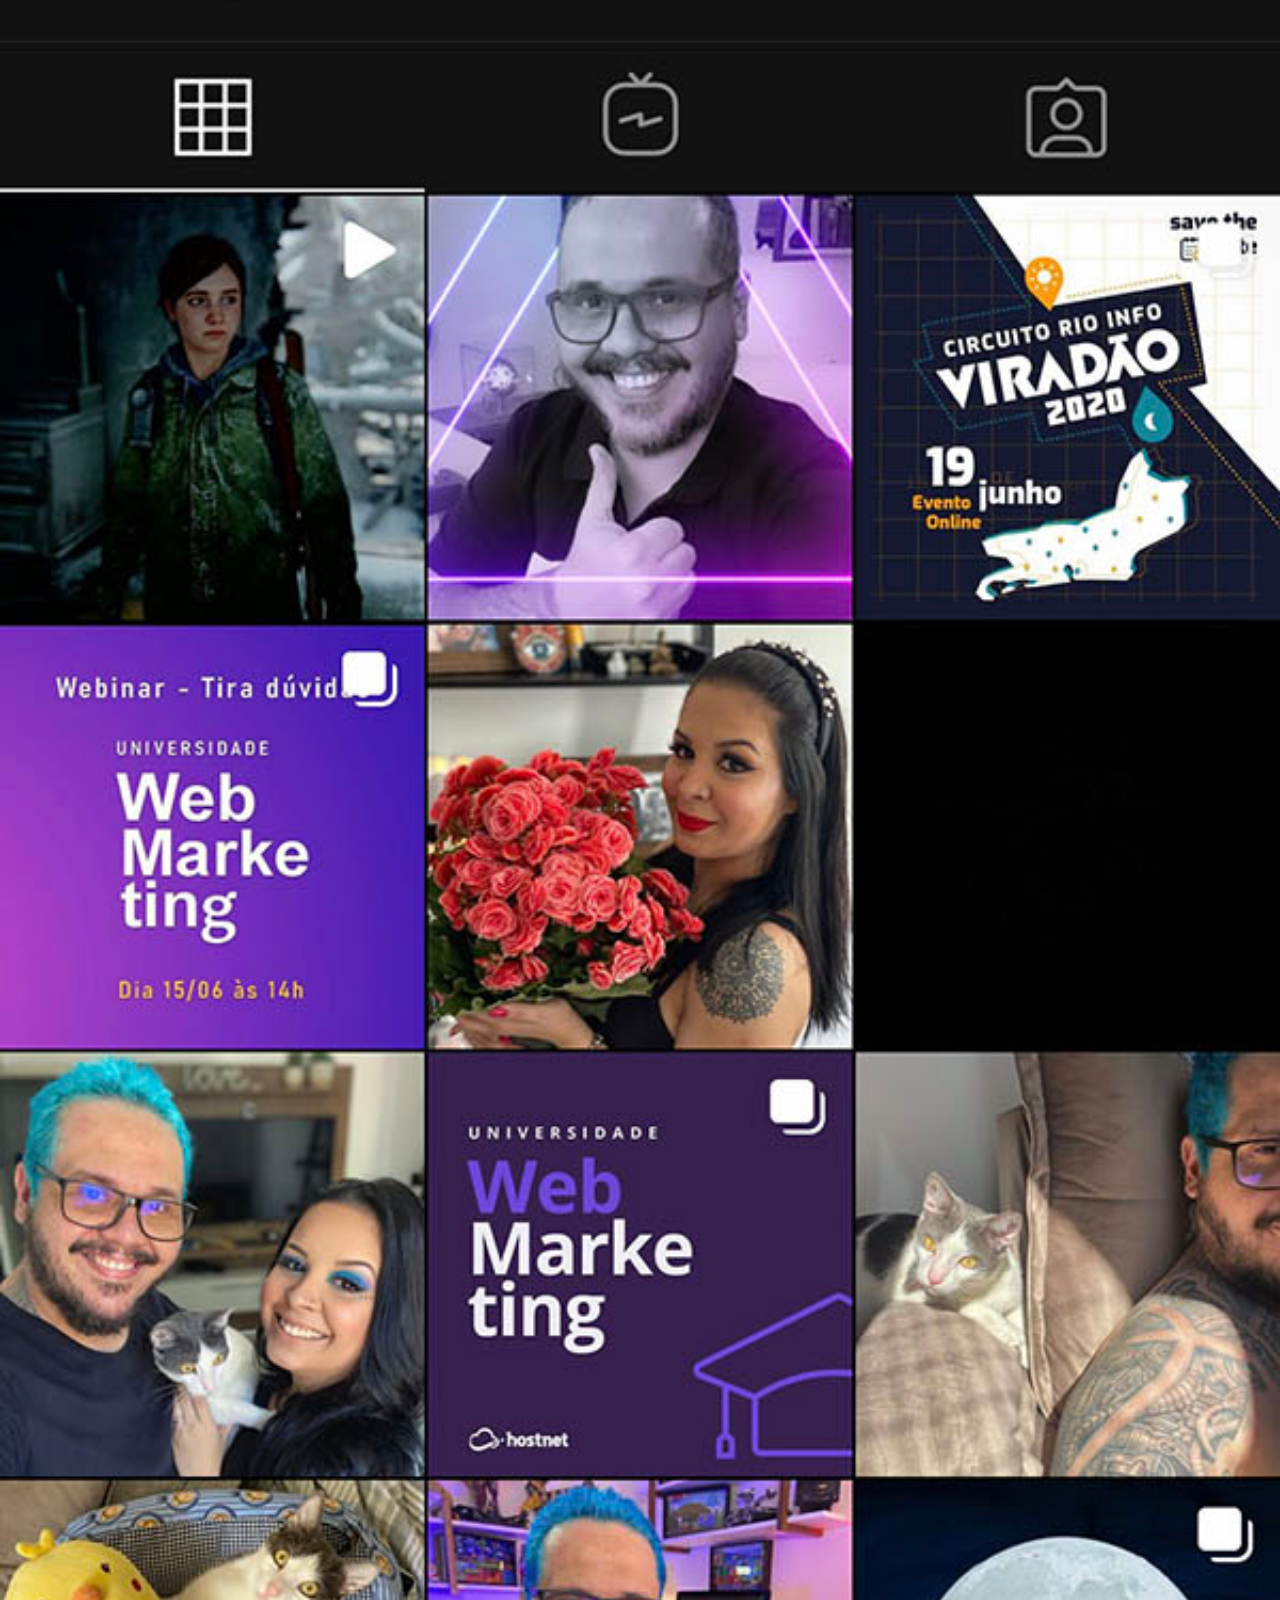
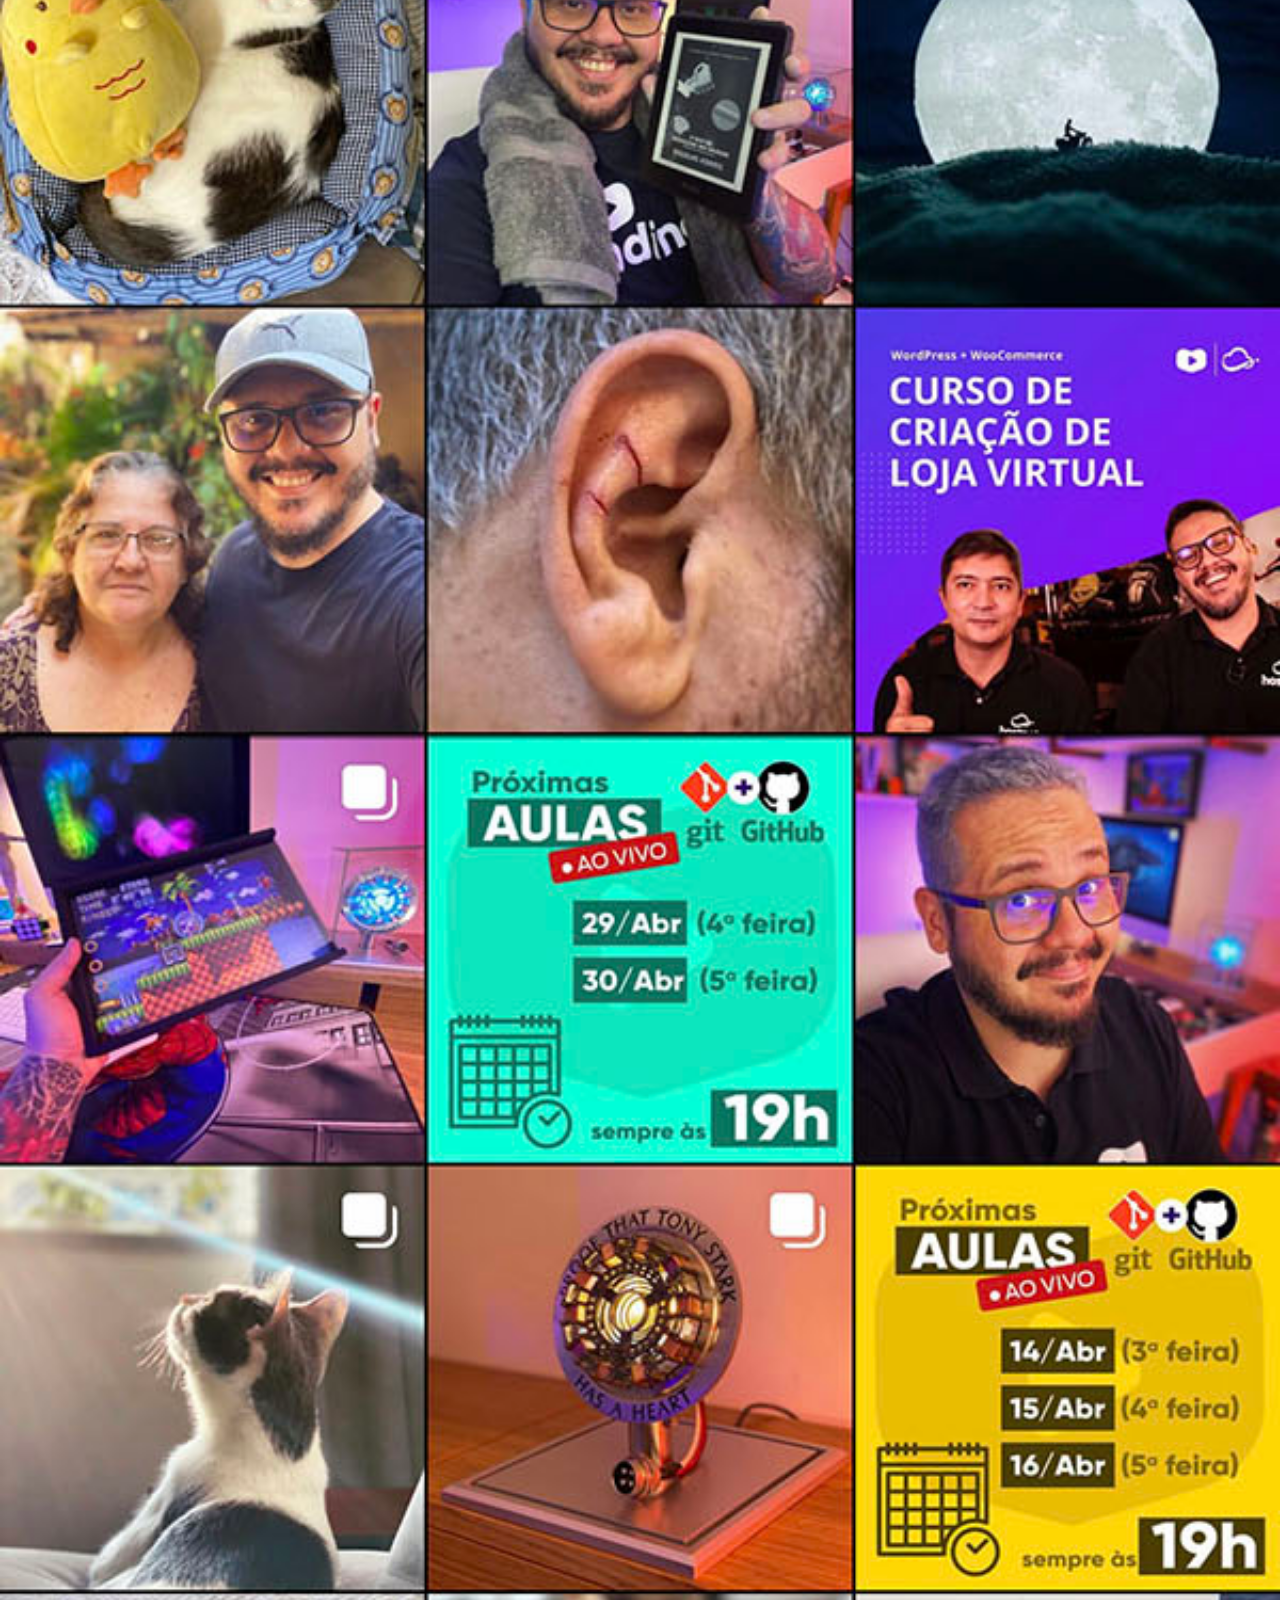
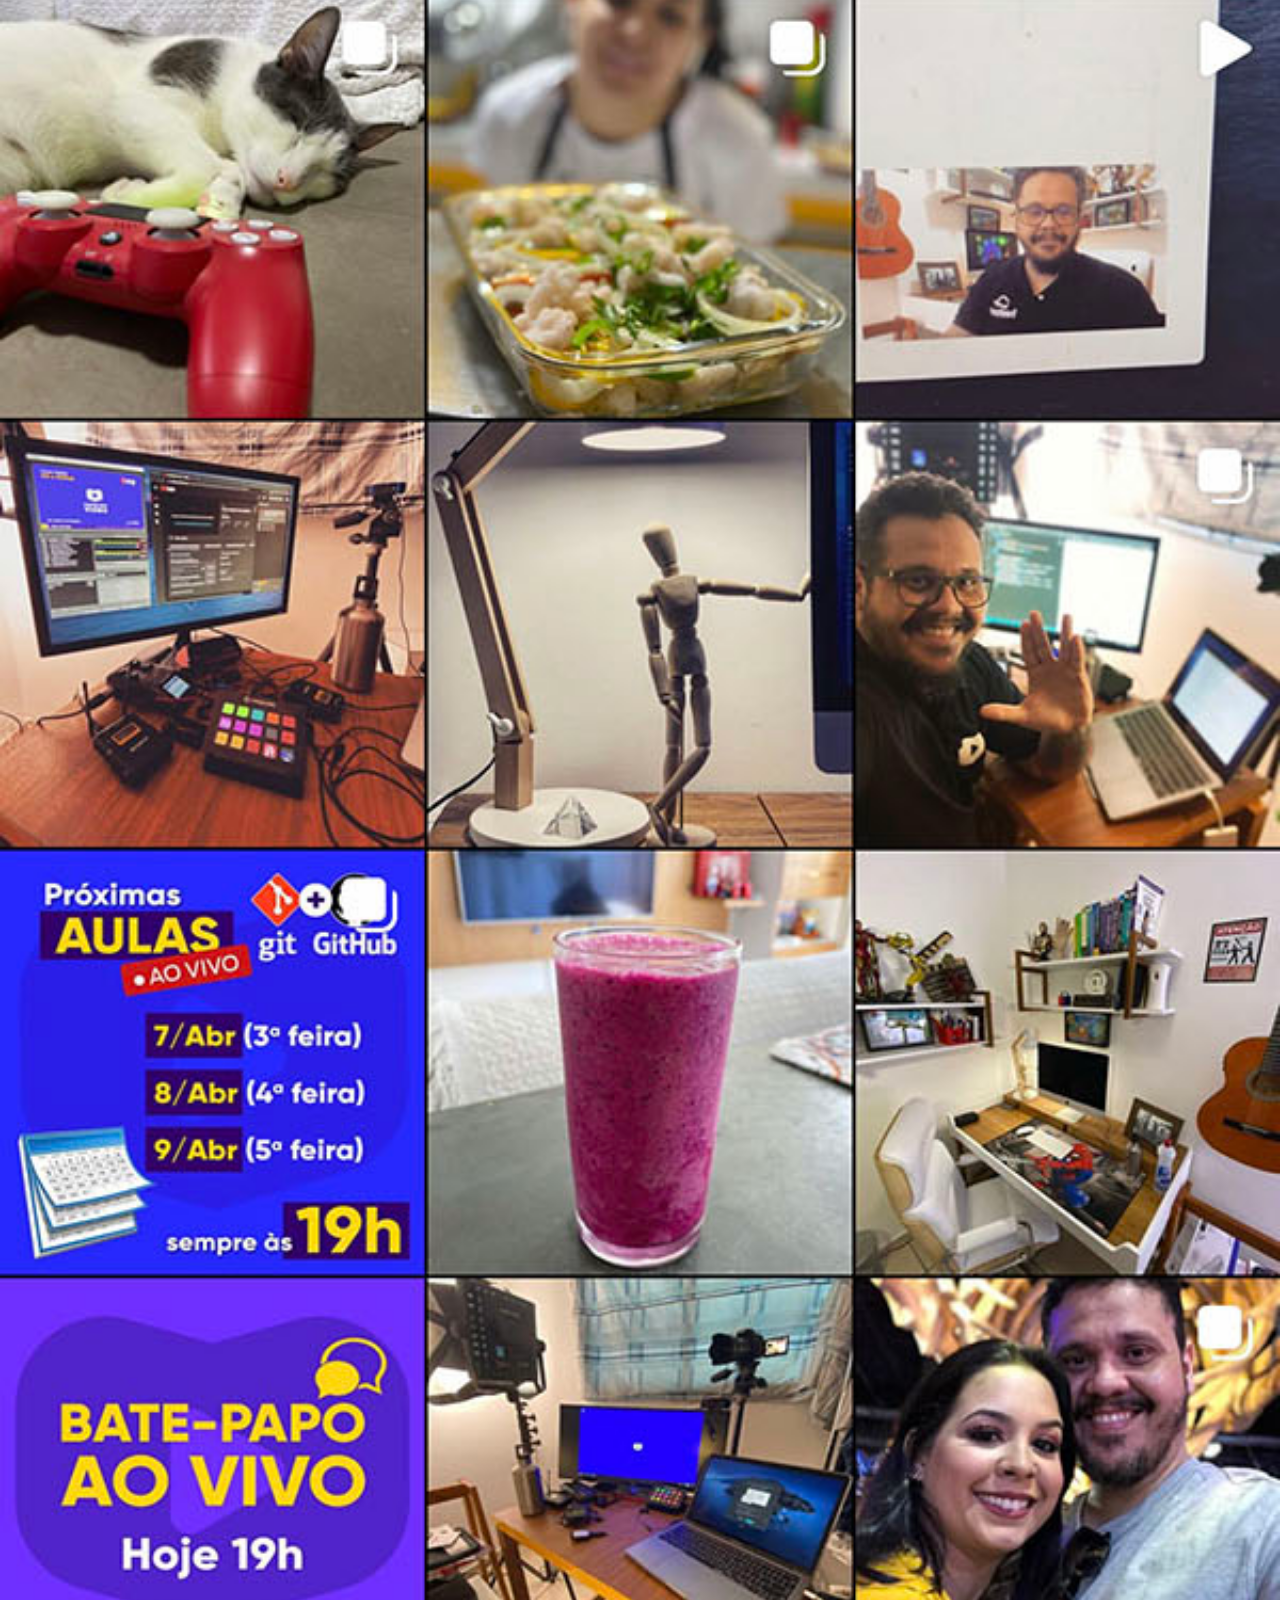
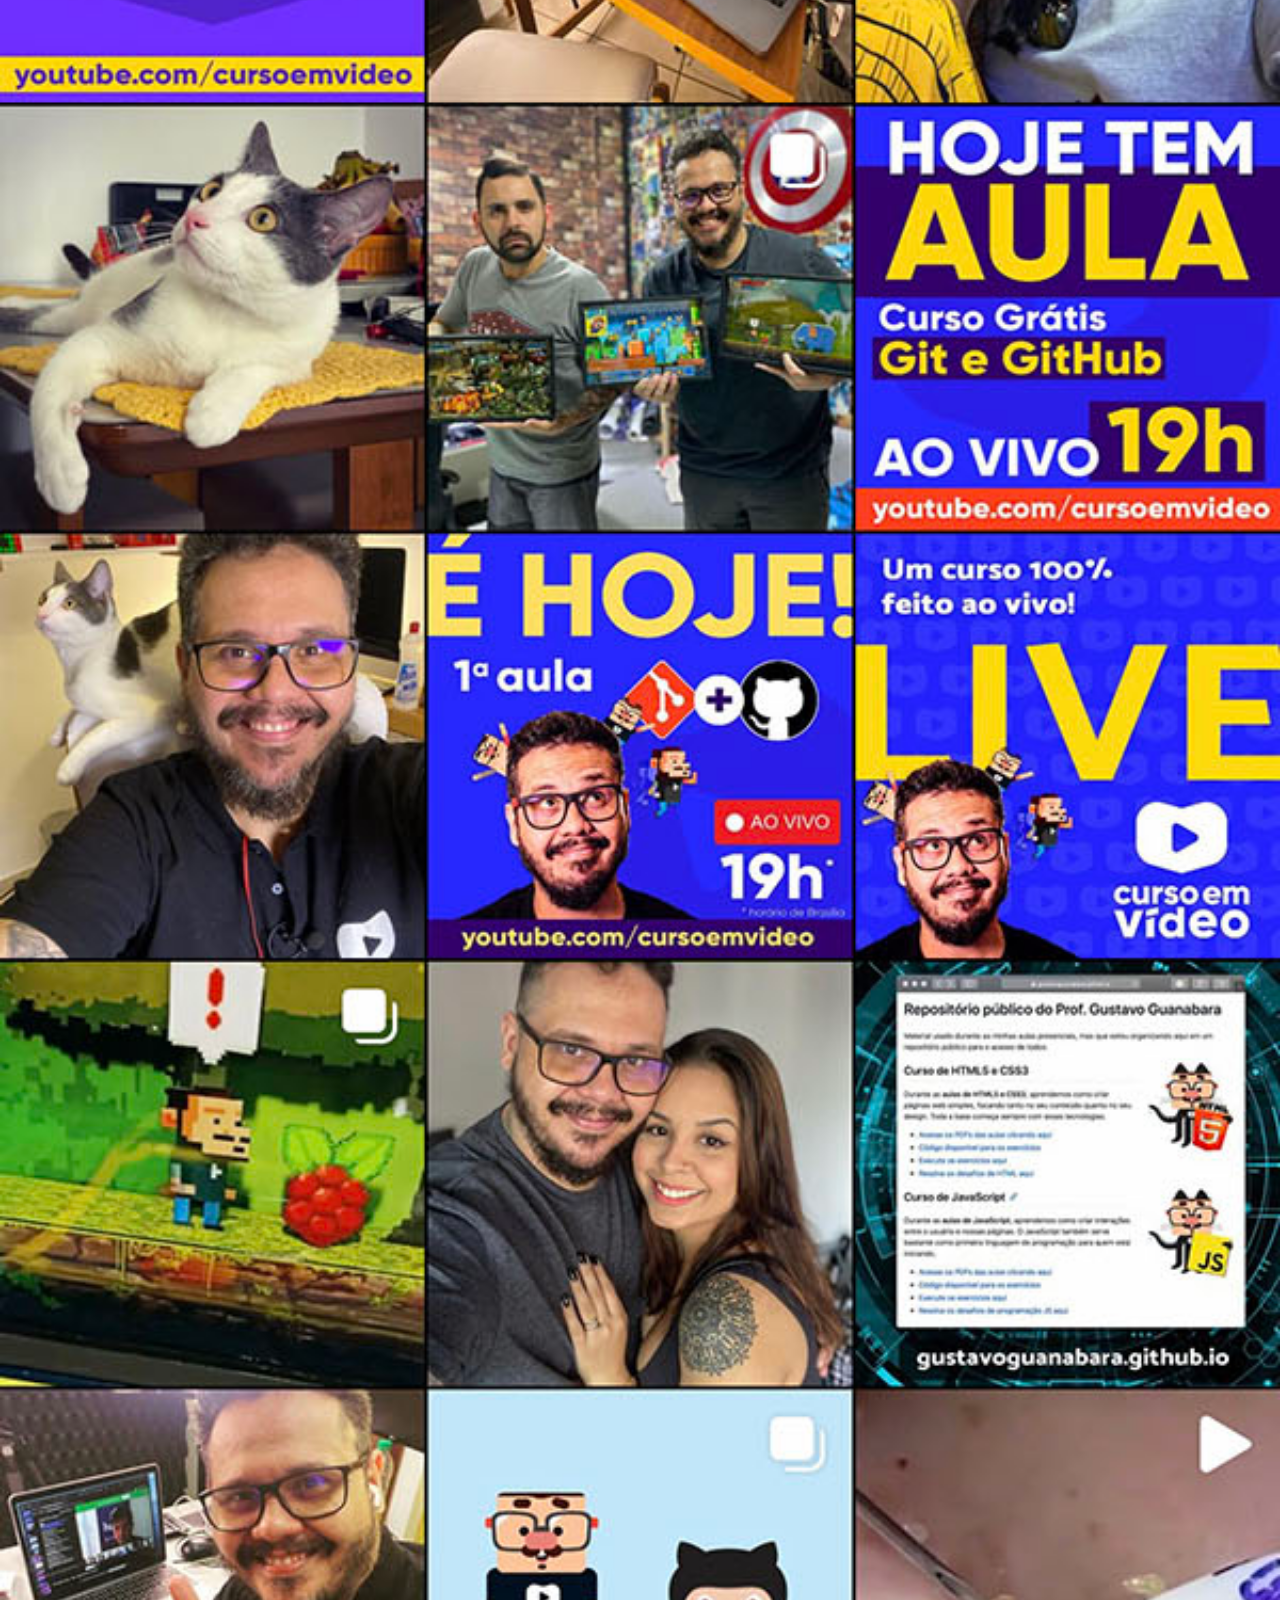
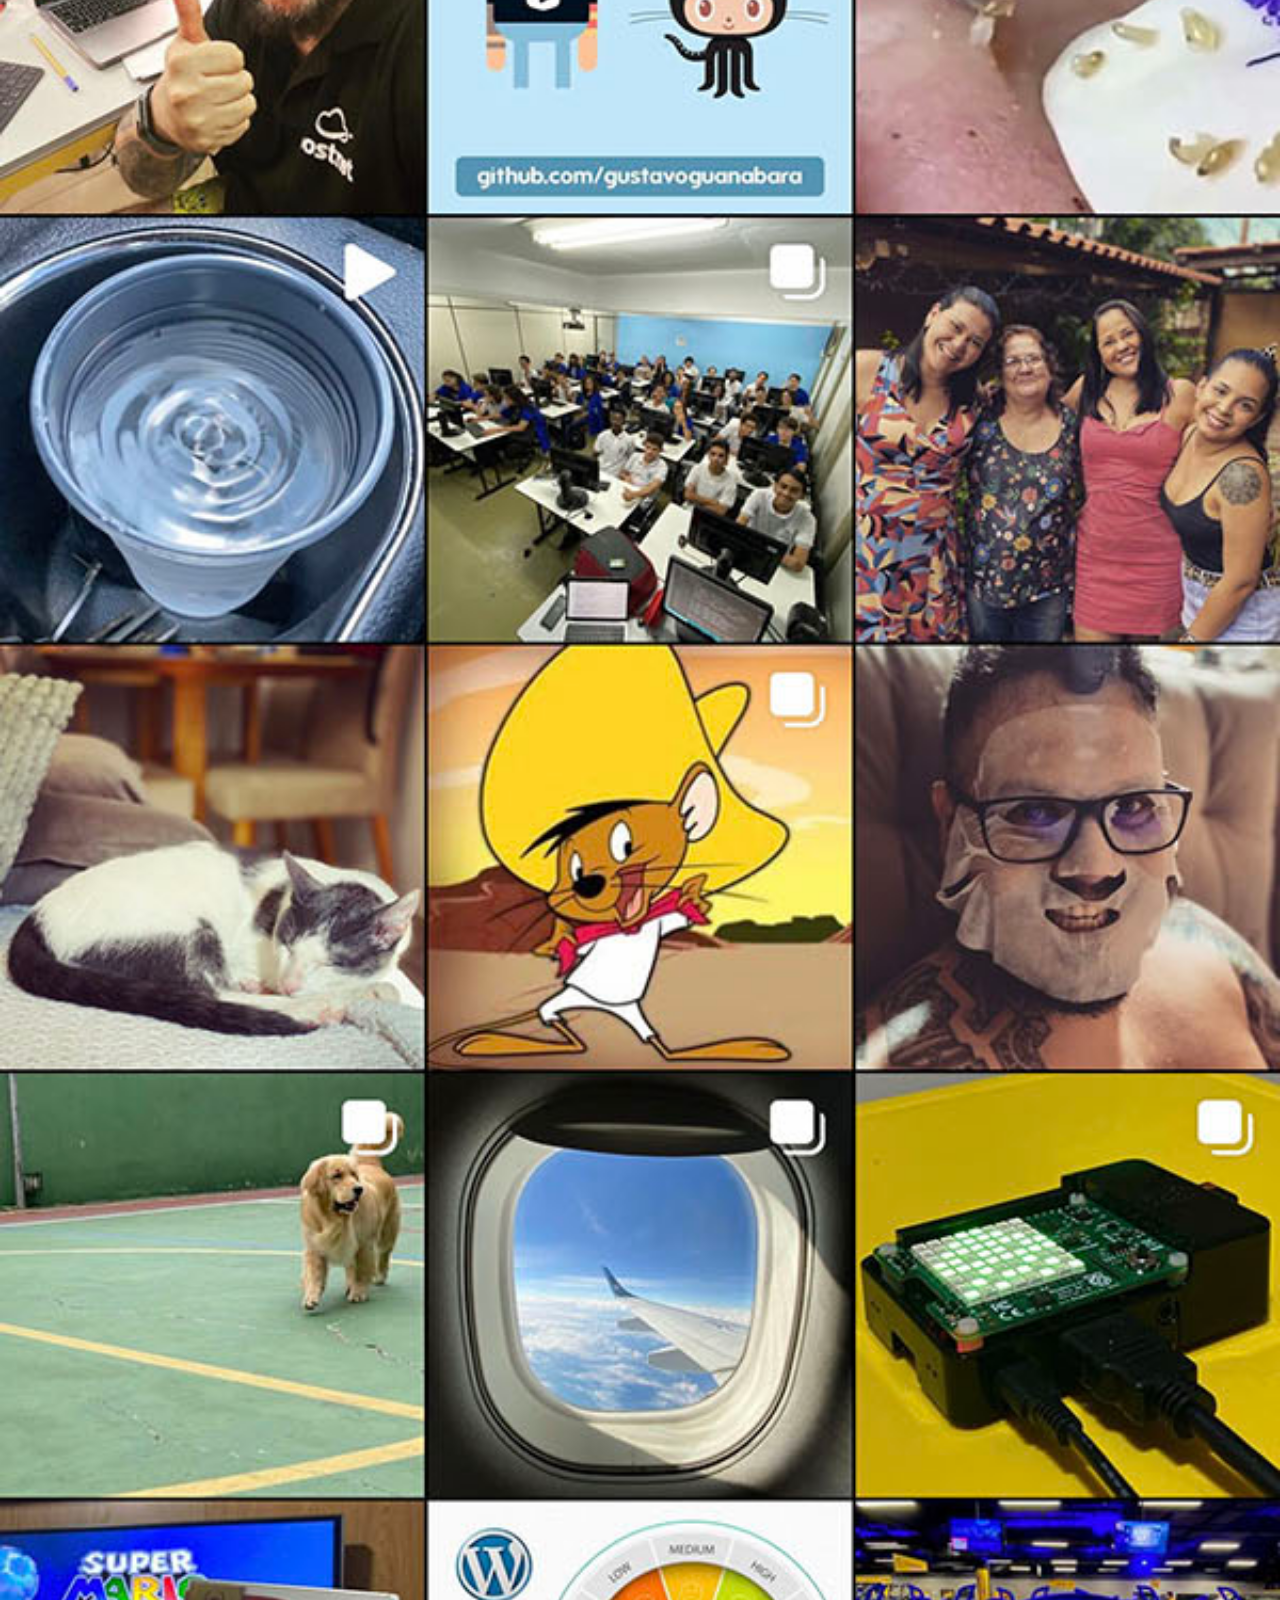
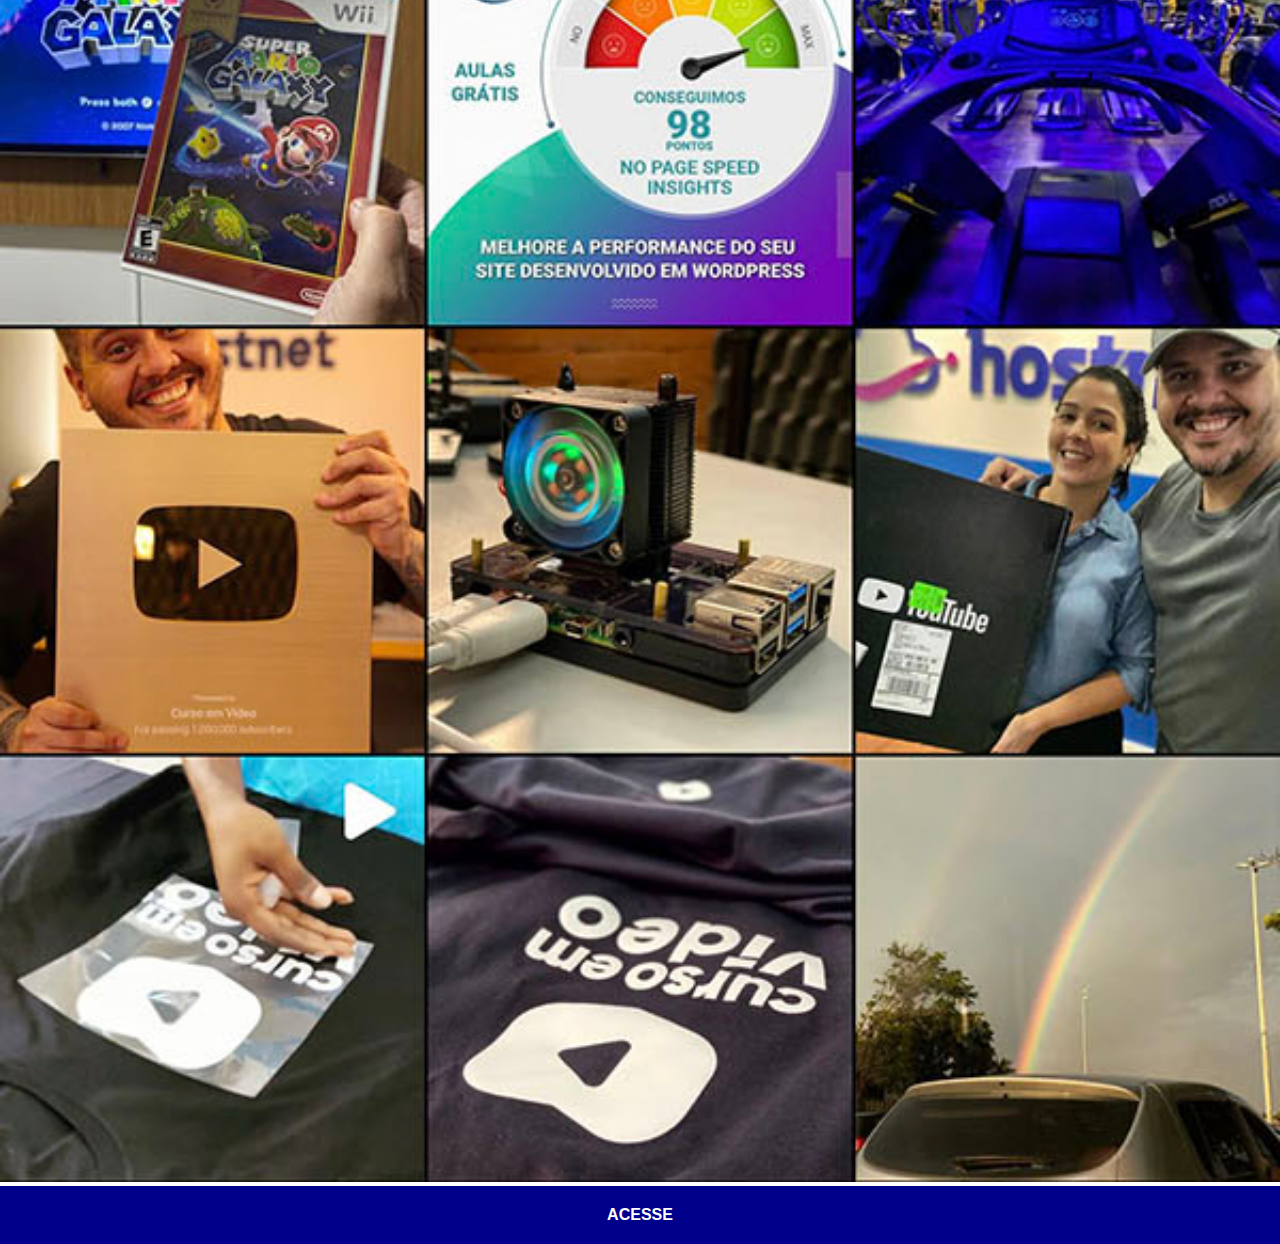
<file: pages/instagram.html>
<!DOCTYPE html>
<html lang="pt-br">
<head>
    <meta charset="UTF-8">
    <meta http-equiv="X-UA-Compatible" content="IE=edge">
    <meta name="viewport" content="width=device-width, initial-scale=1.0">

   <link rel="stylesheet" href="../style/social.css">

    <title>Home</title>
</head>
<body>
    <img src="../images/tela-instagram.jpg" alt="Instagram">
    <a href="https://www.instagram.com/gustavoguanabara/" target="_blank">ACESSE</a>
</body>
</html>
</file>
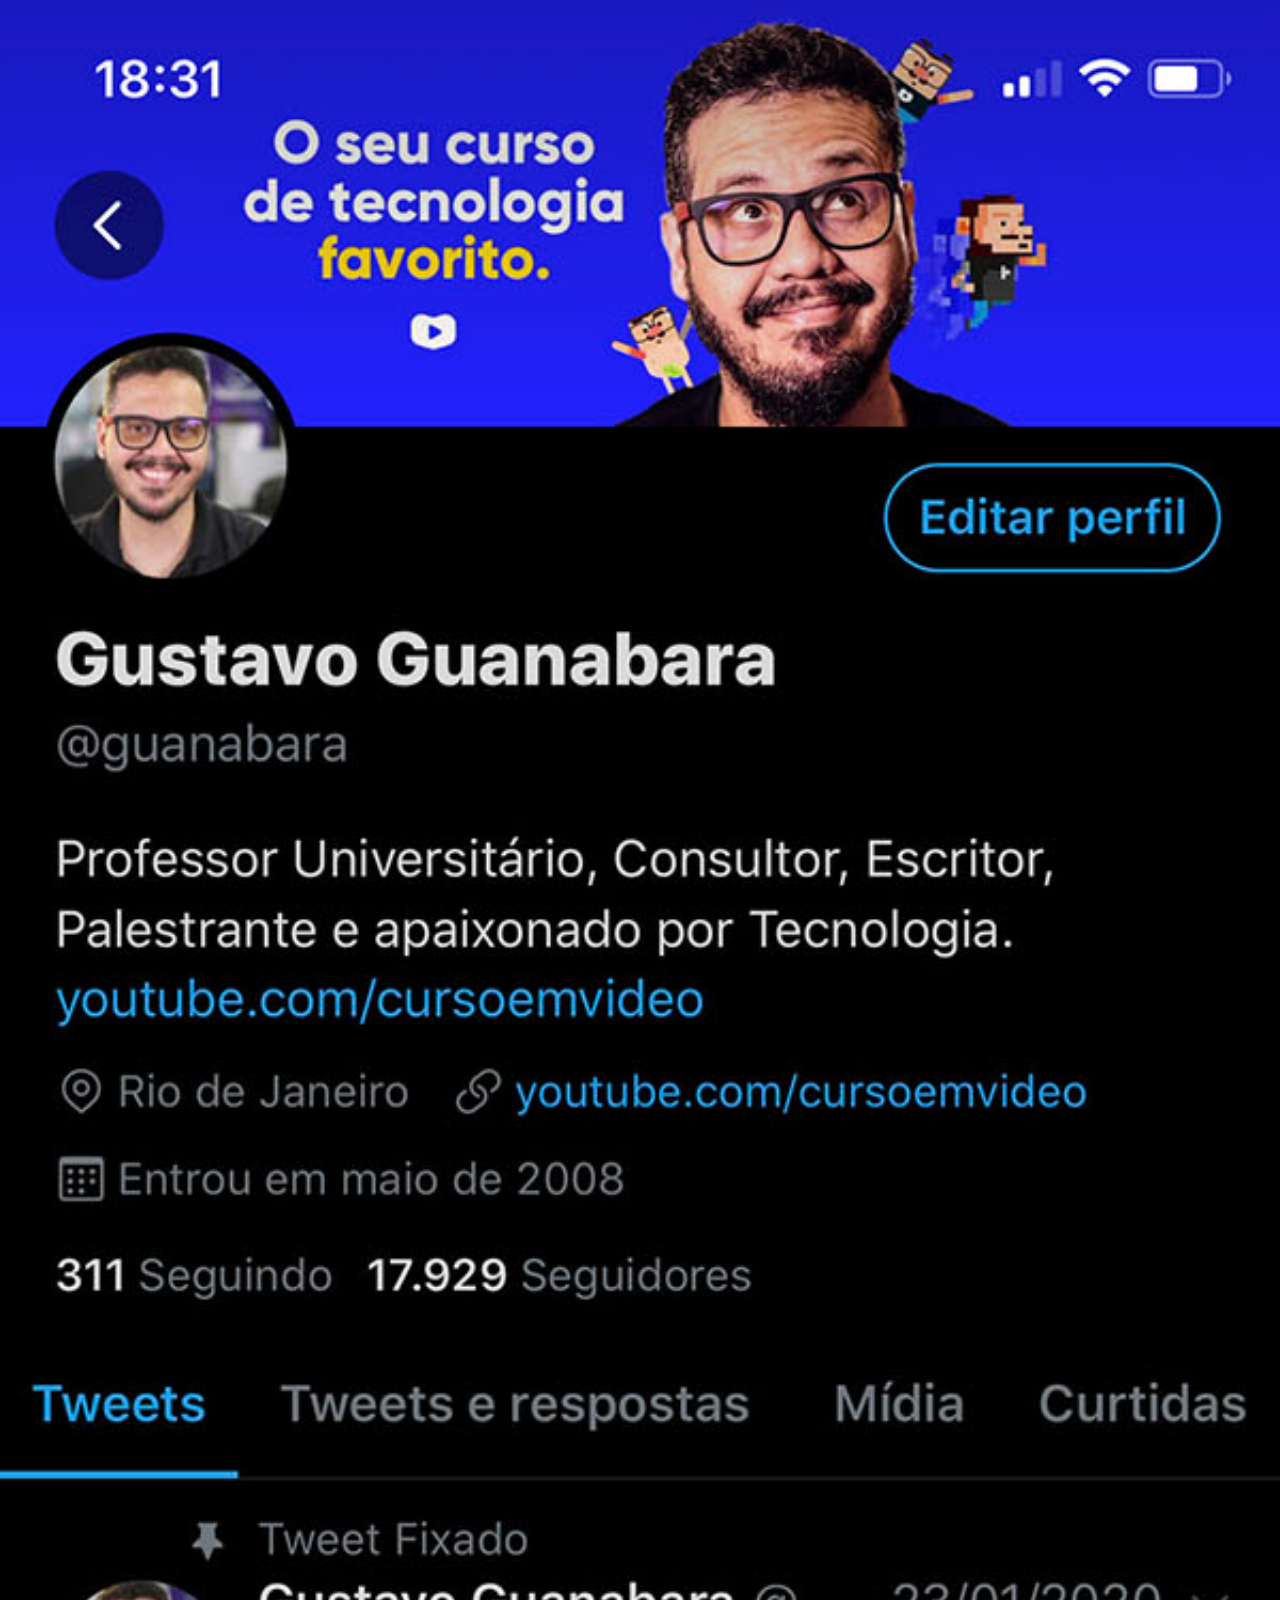
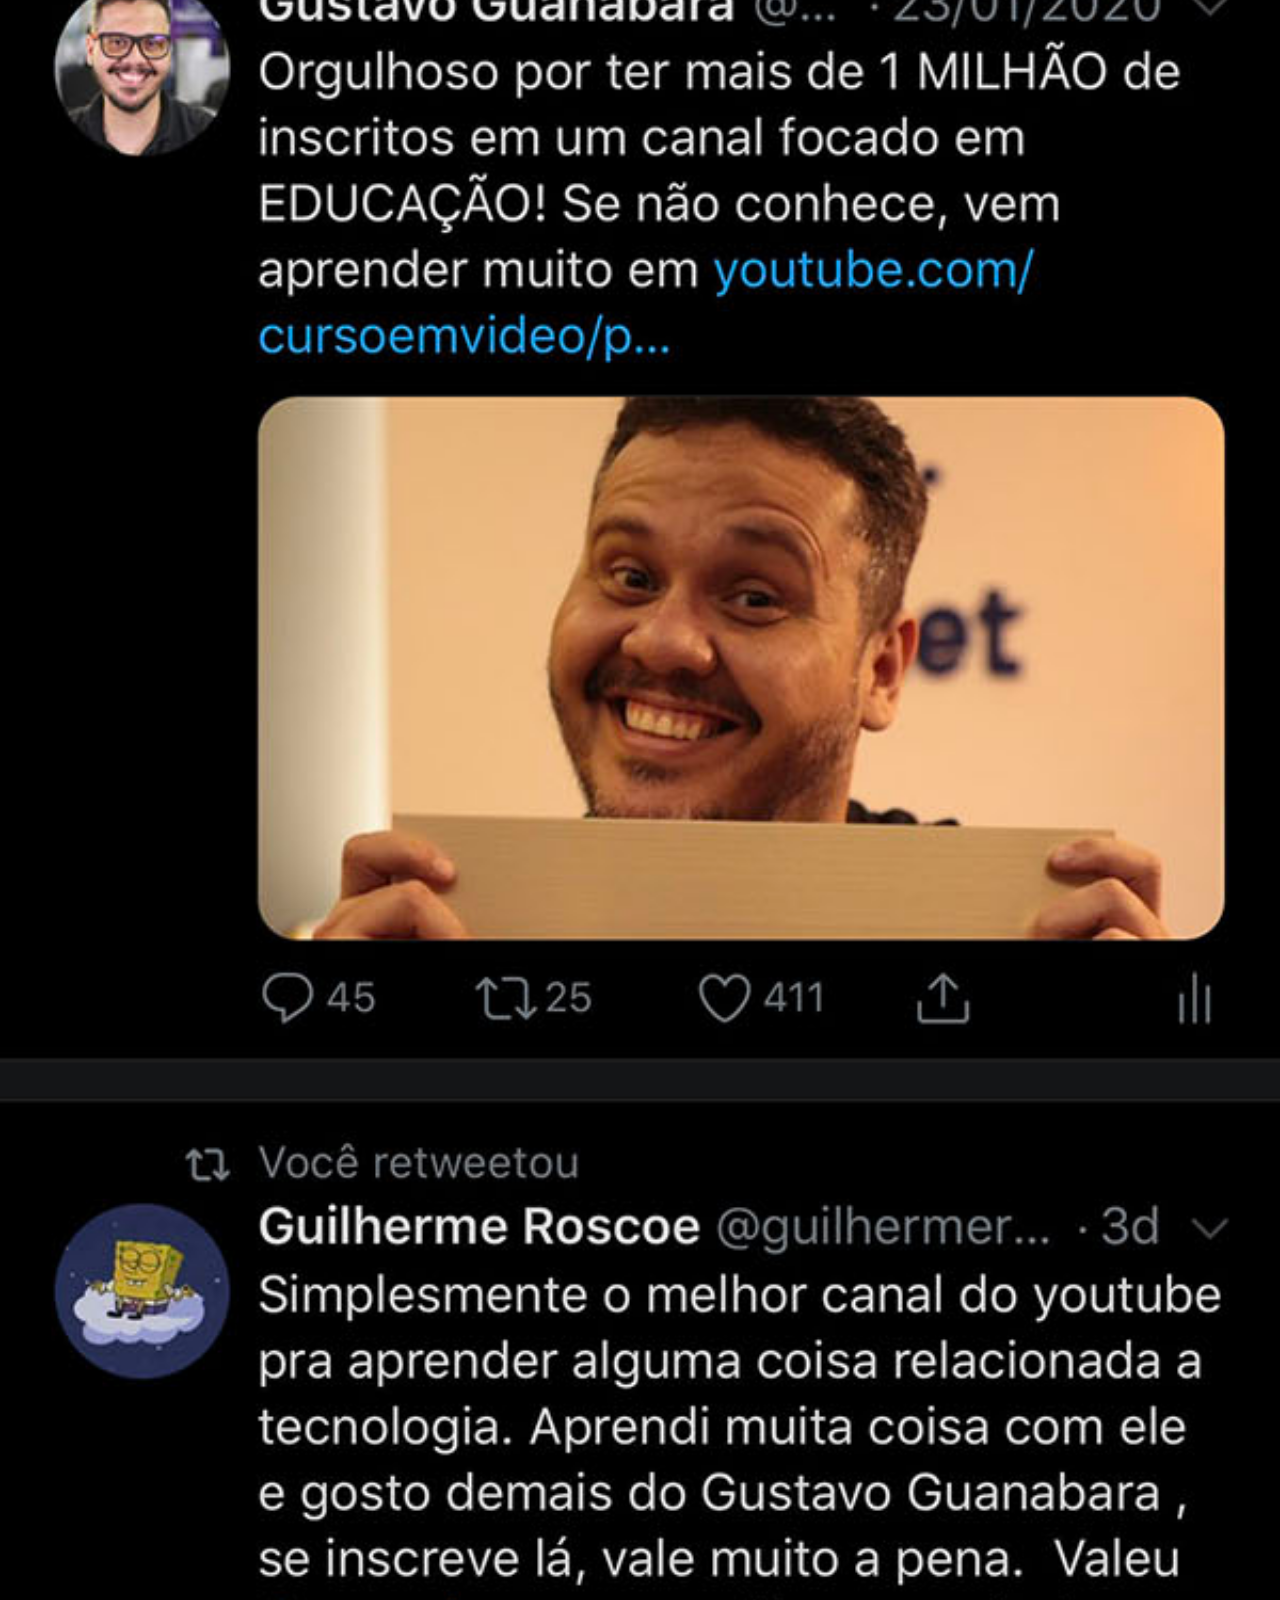
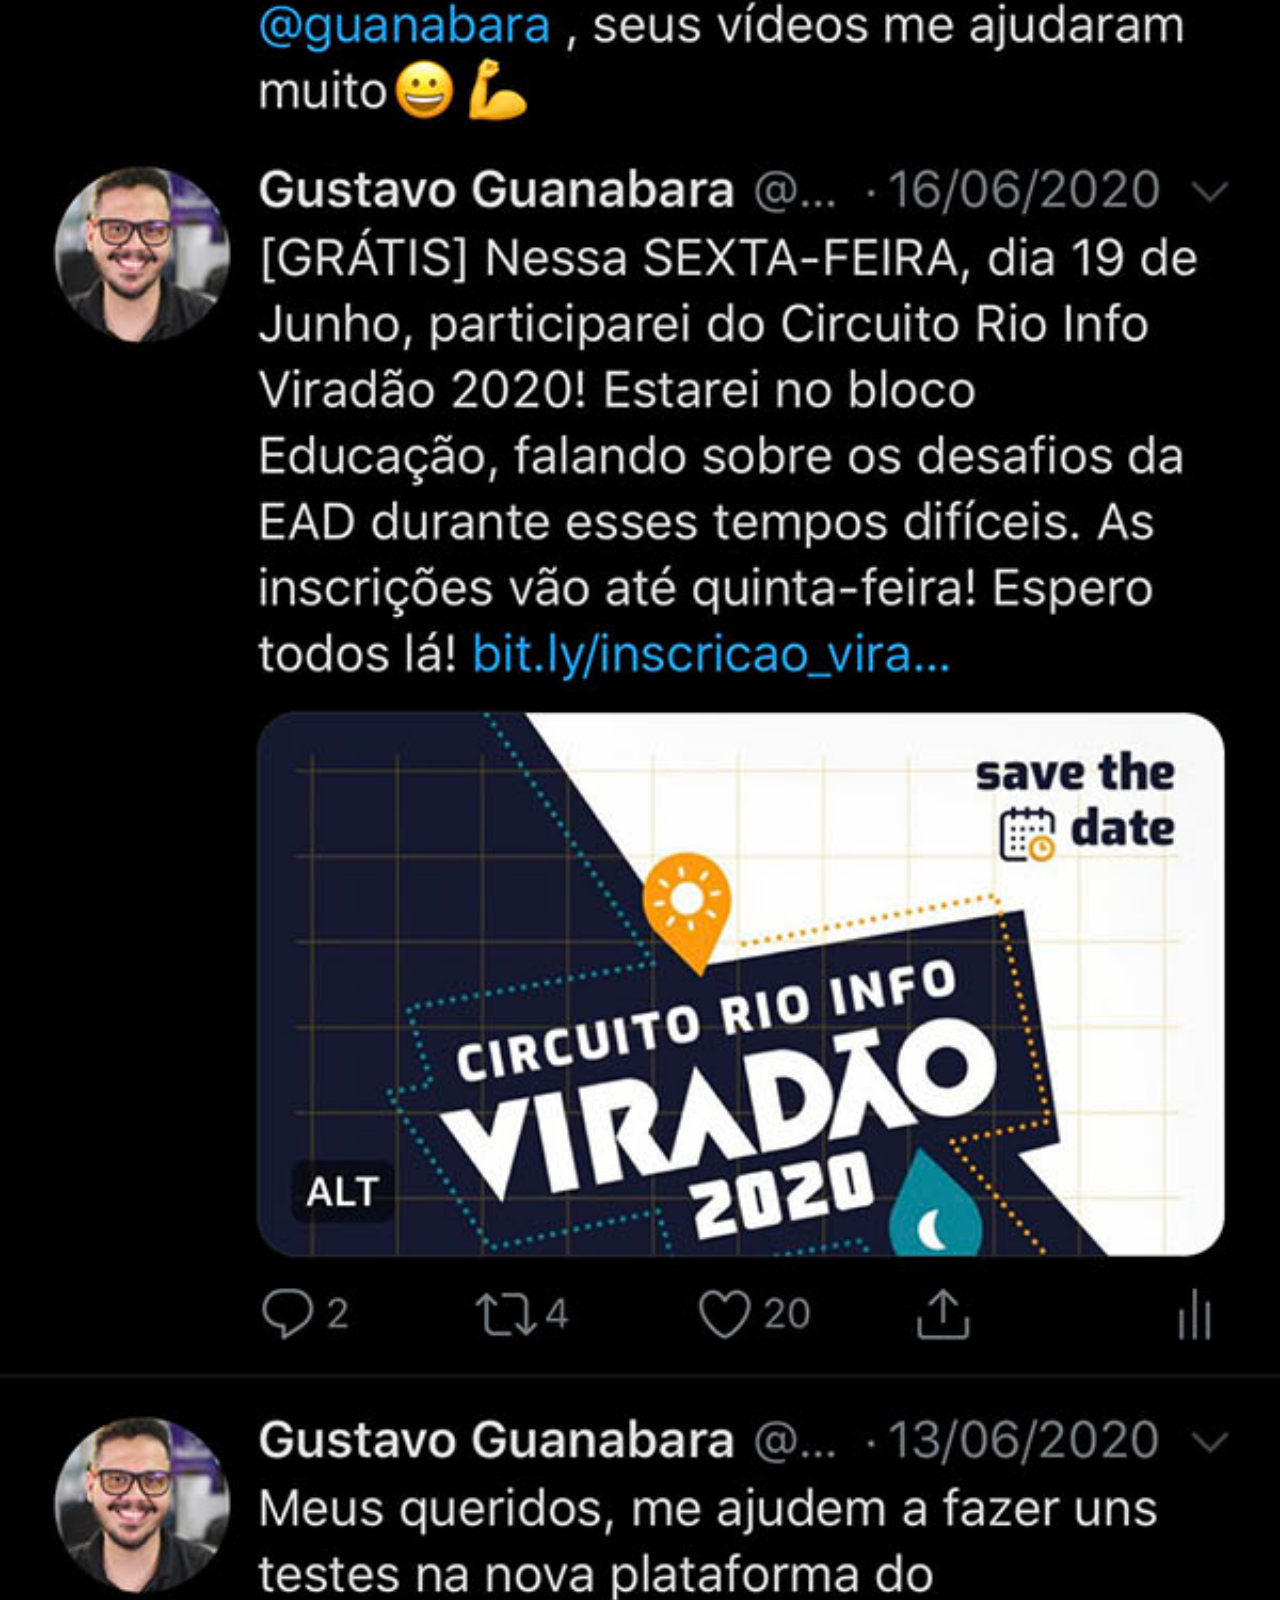
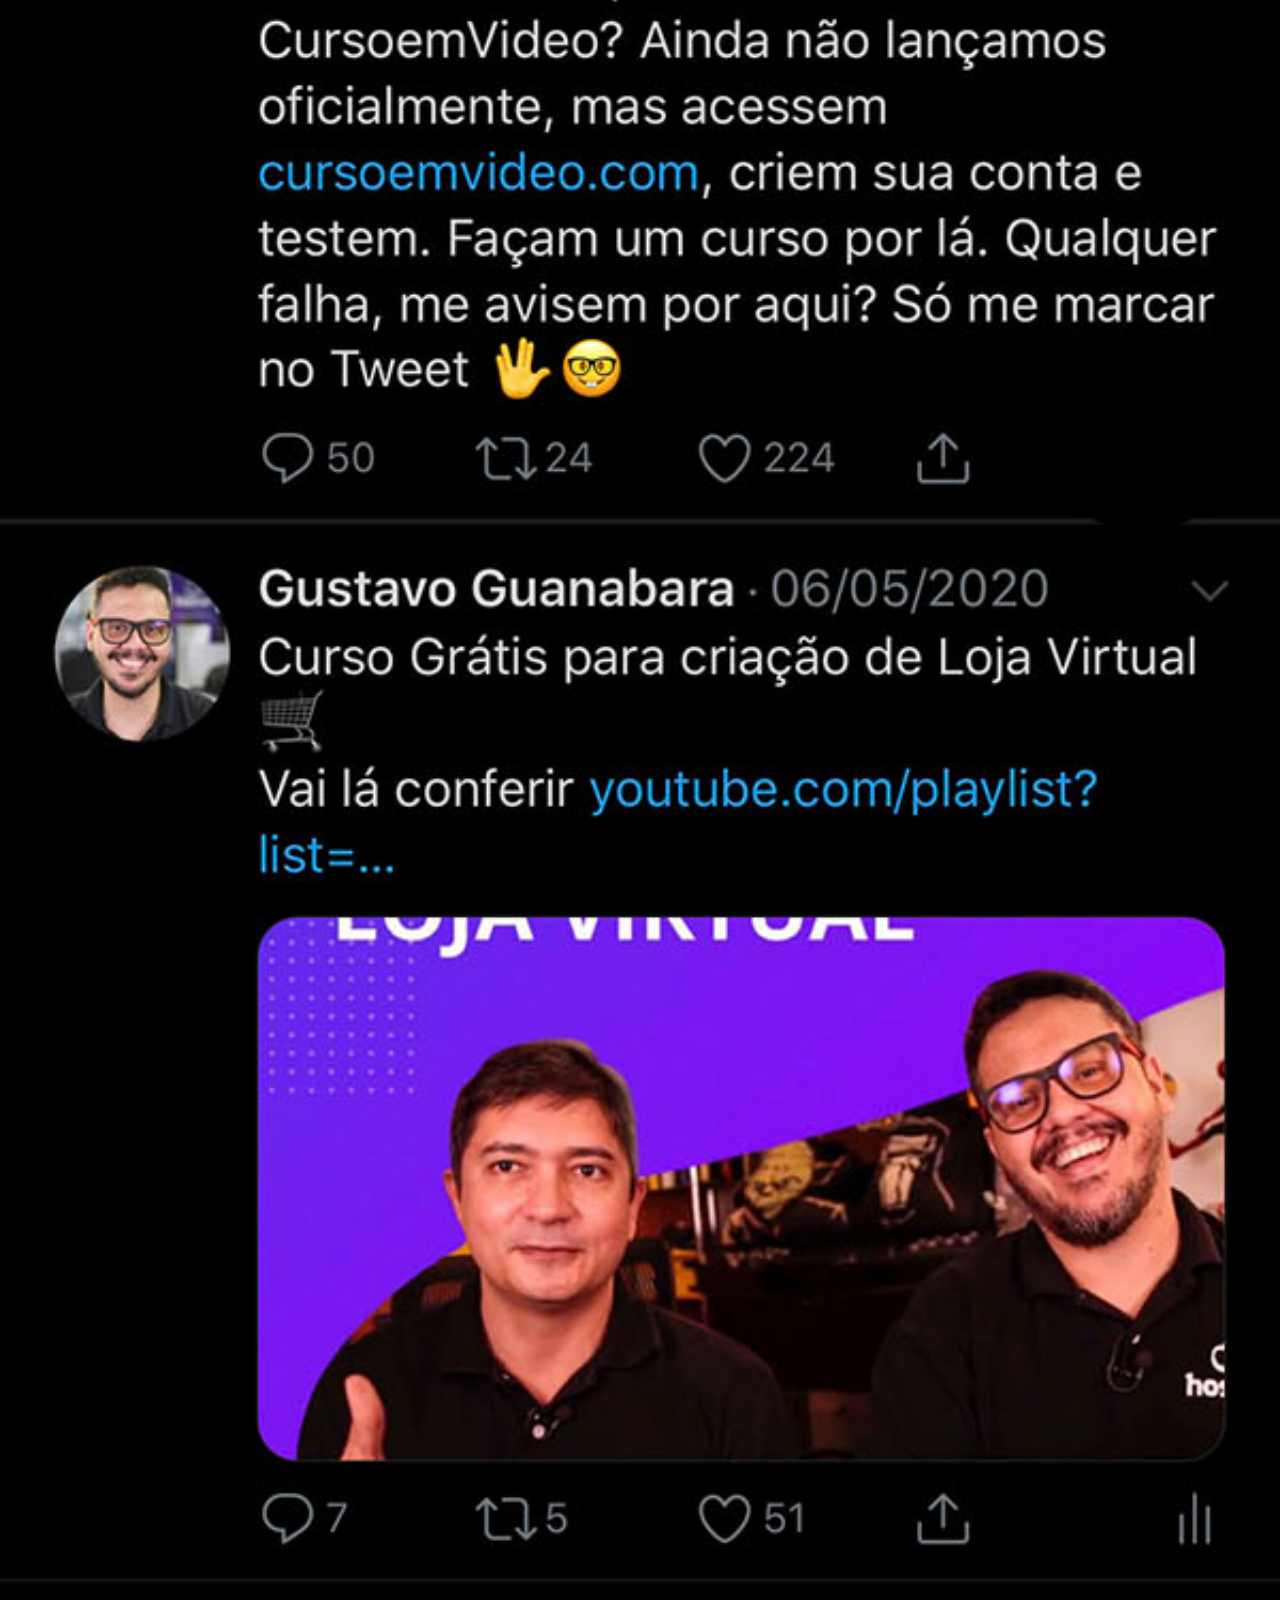
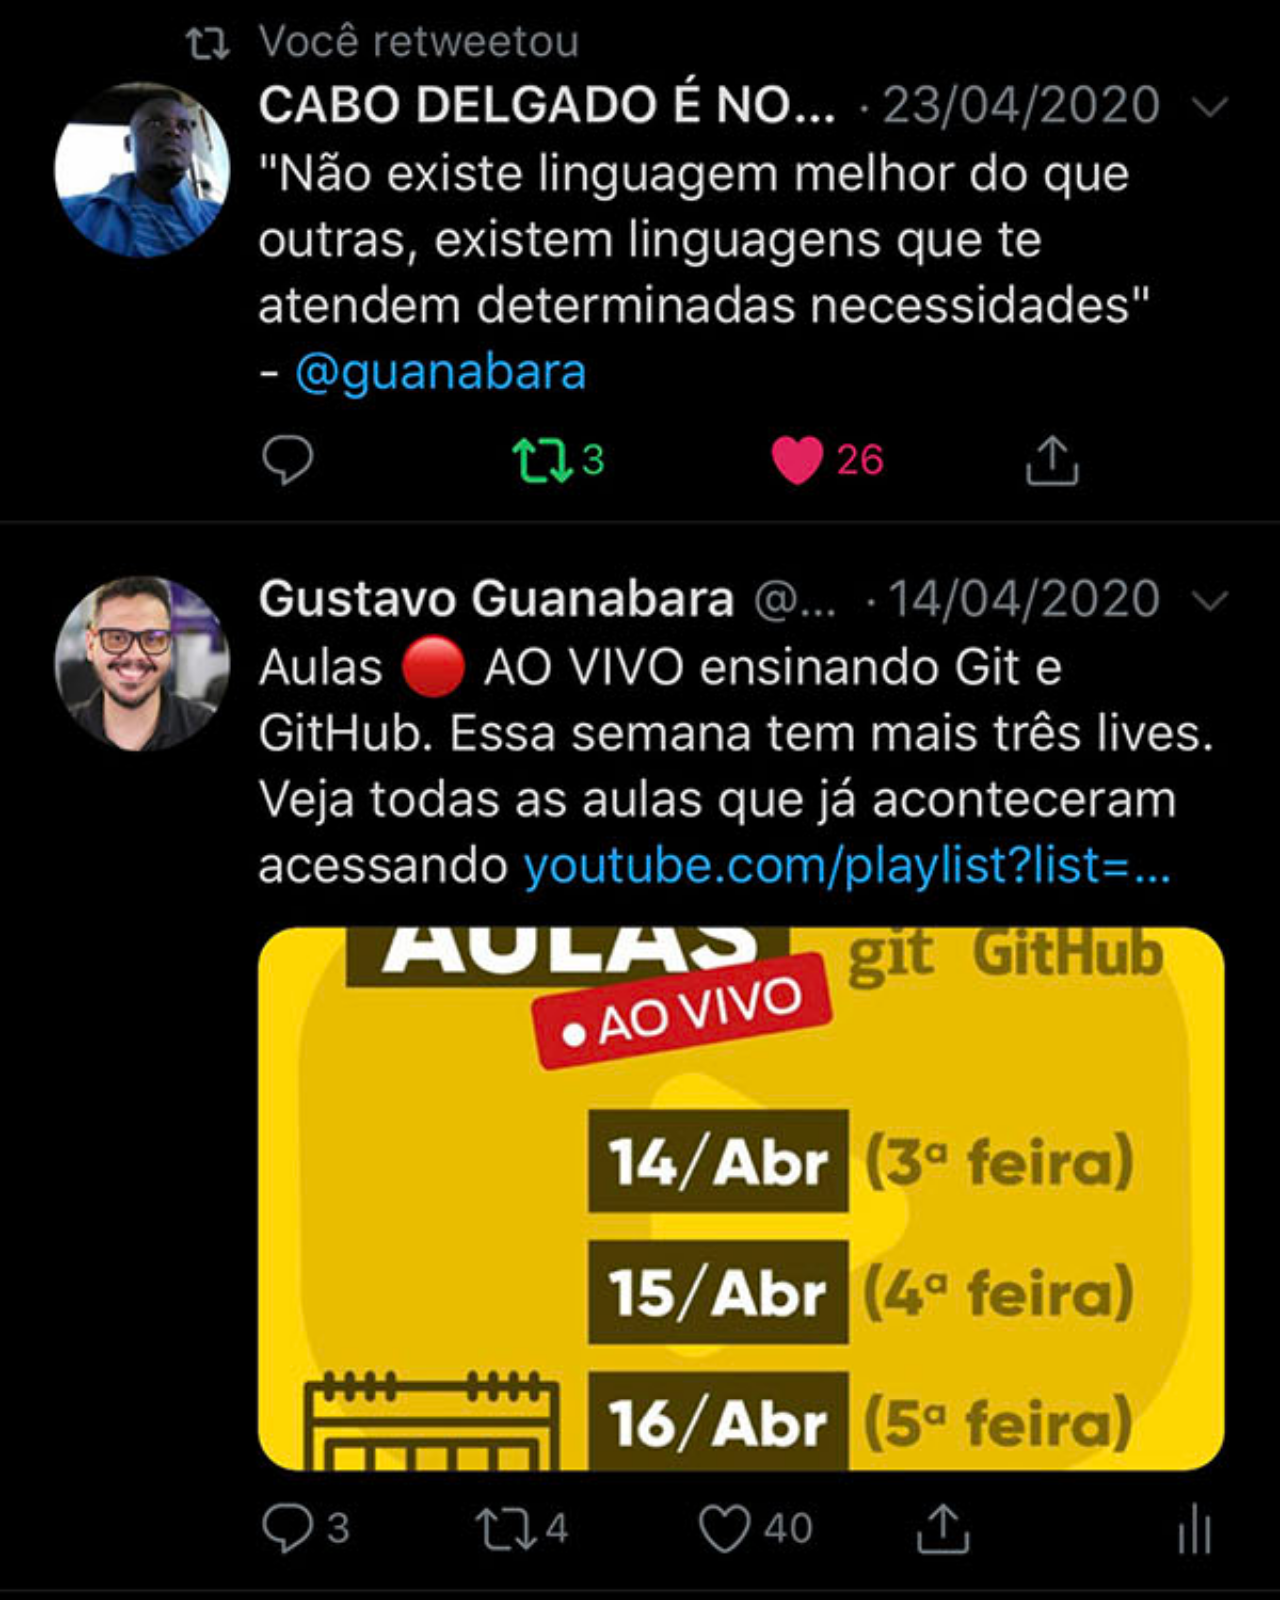
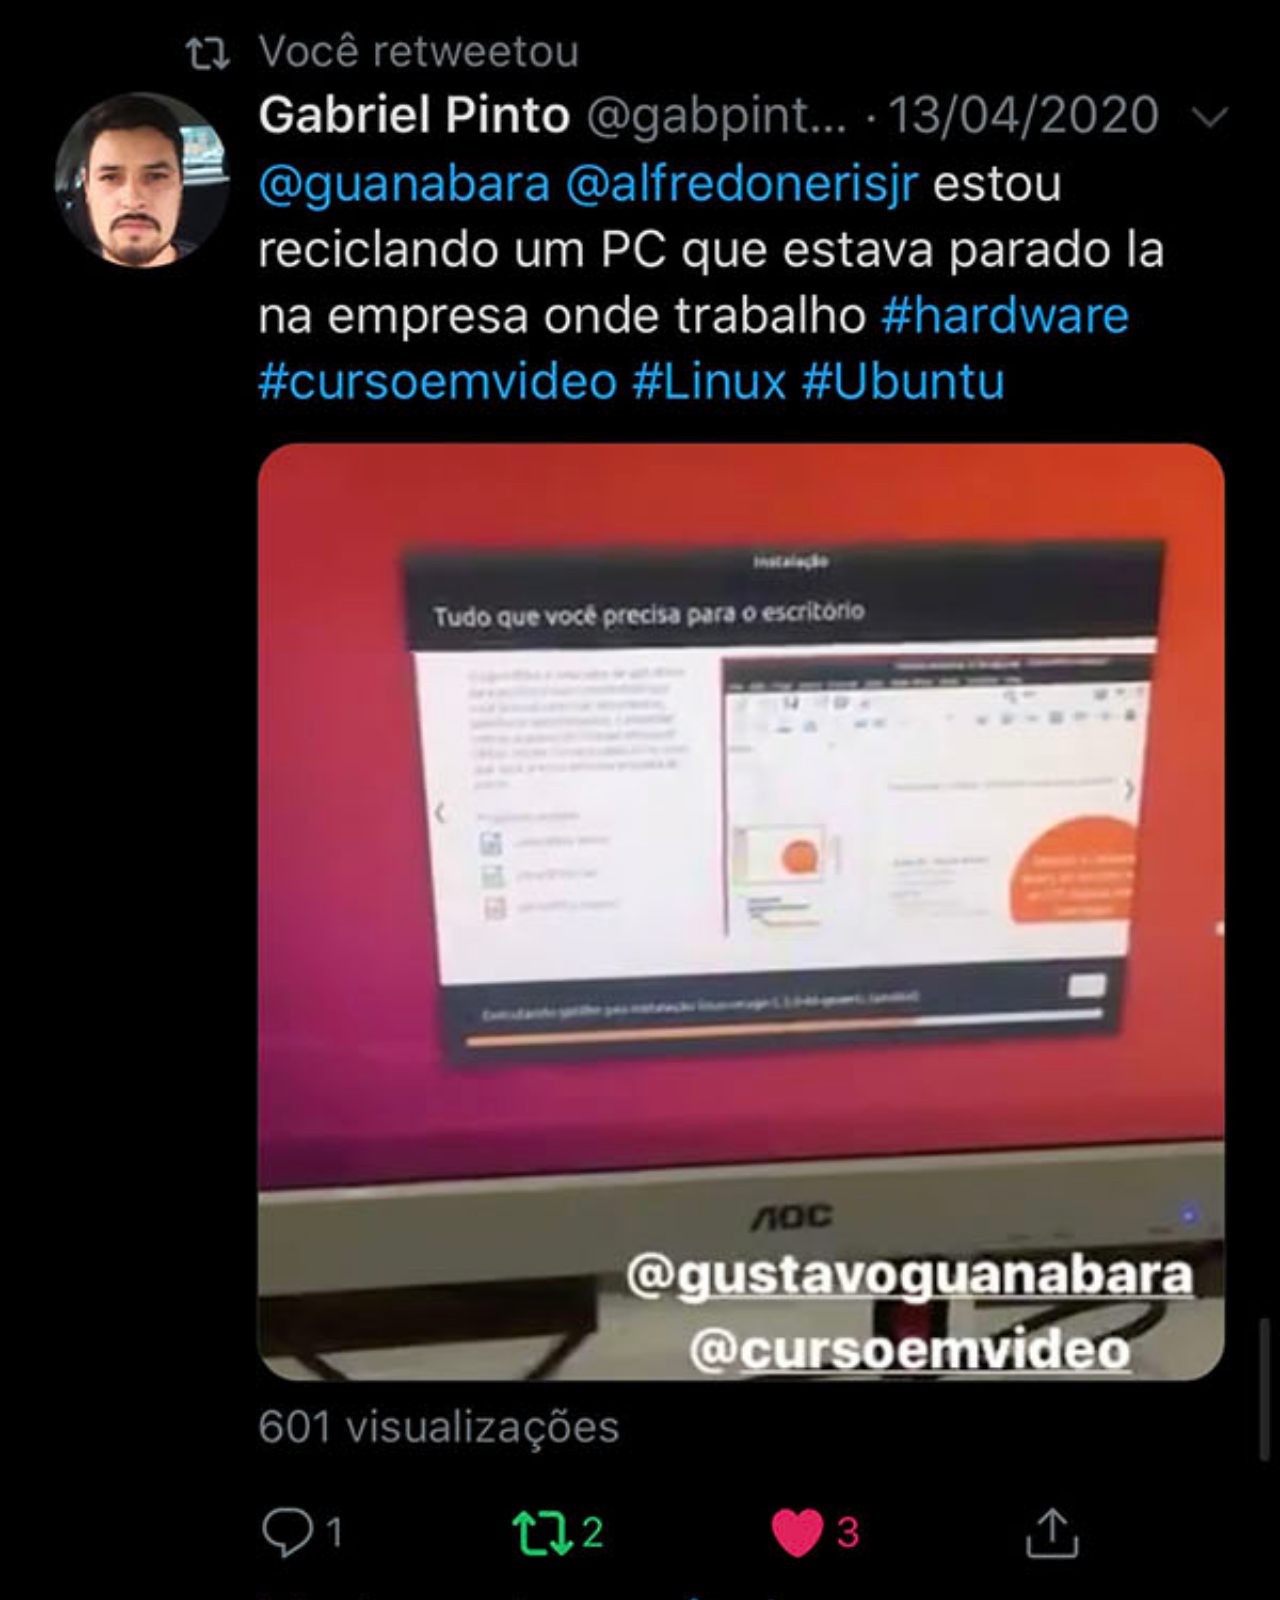
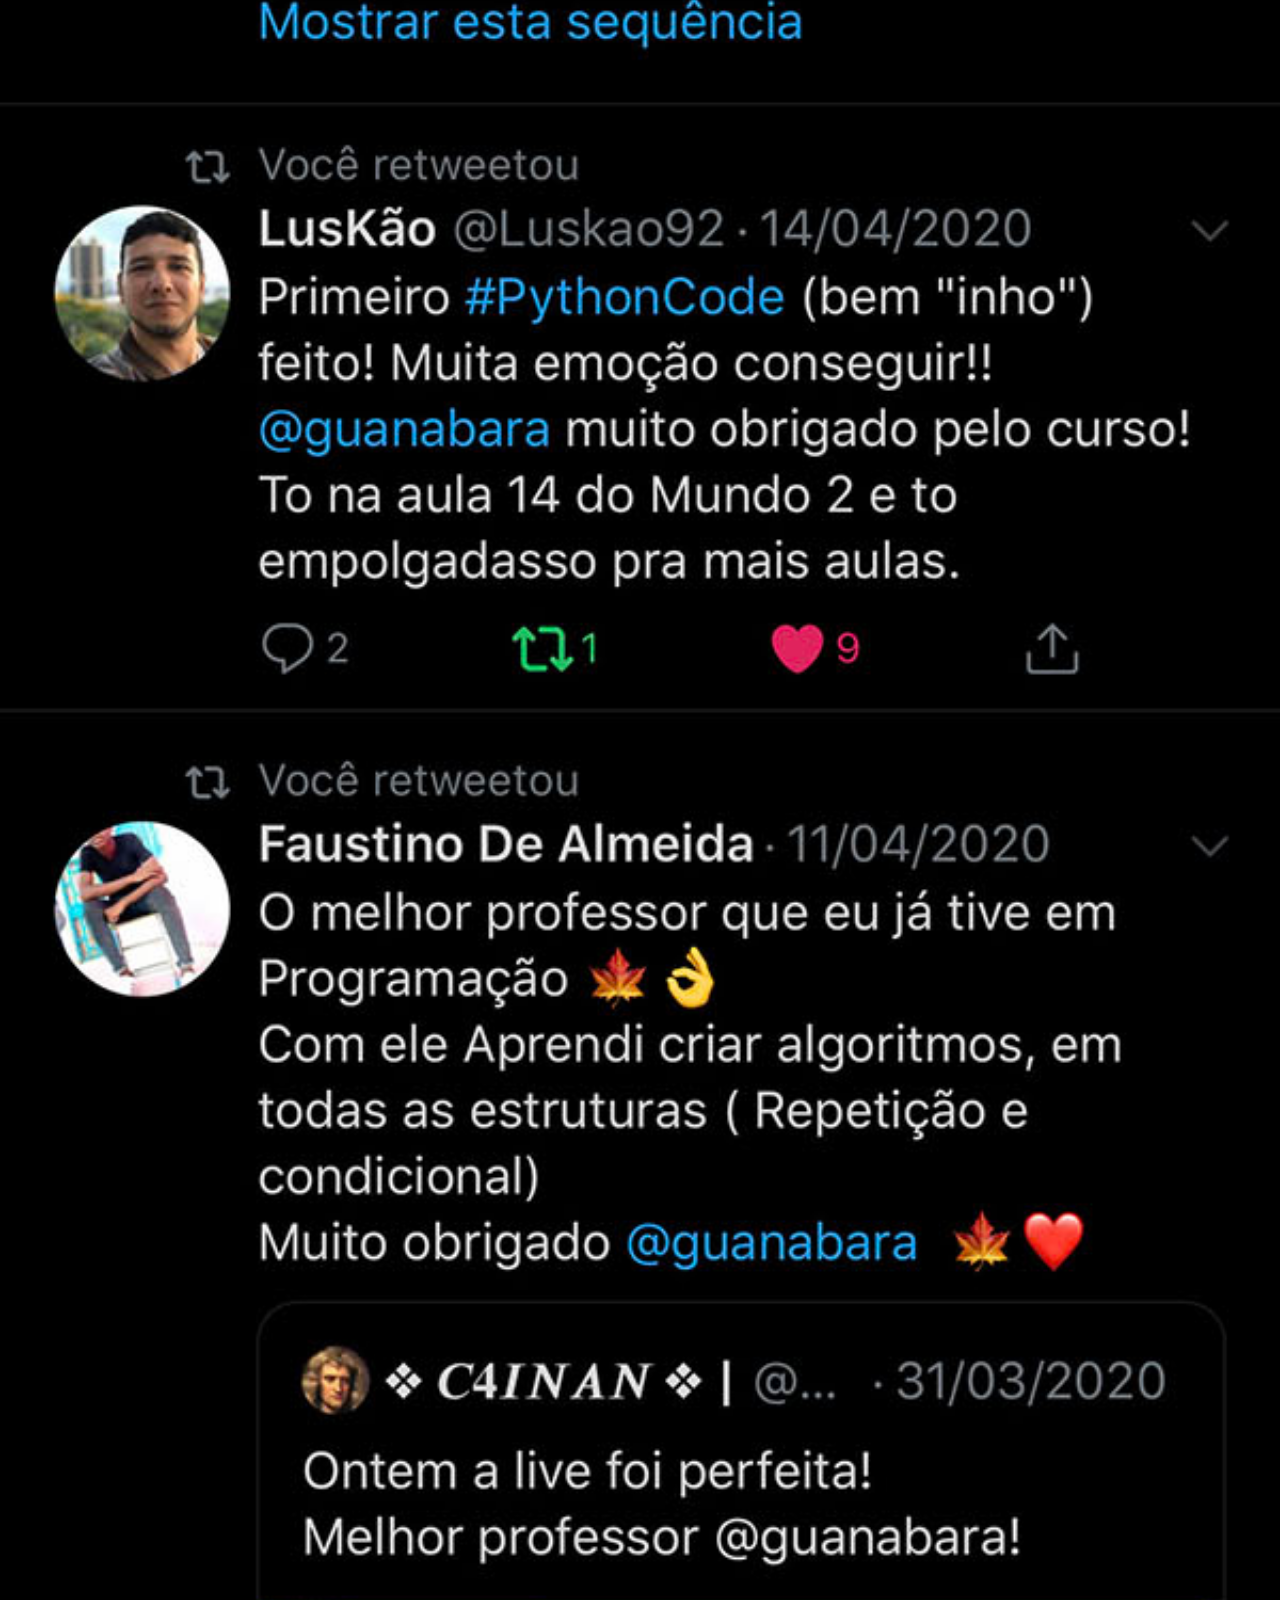
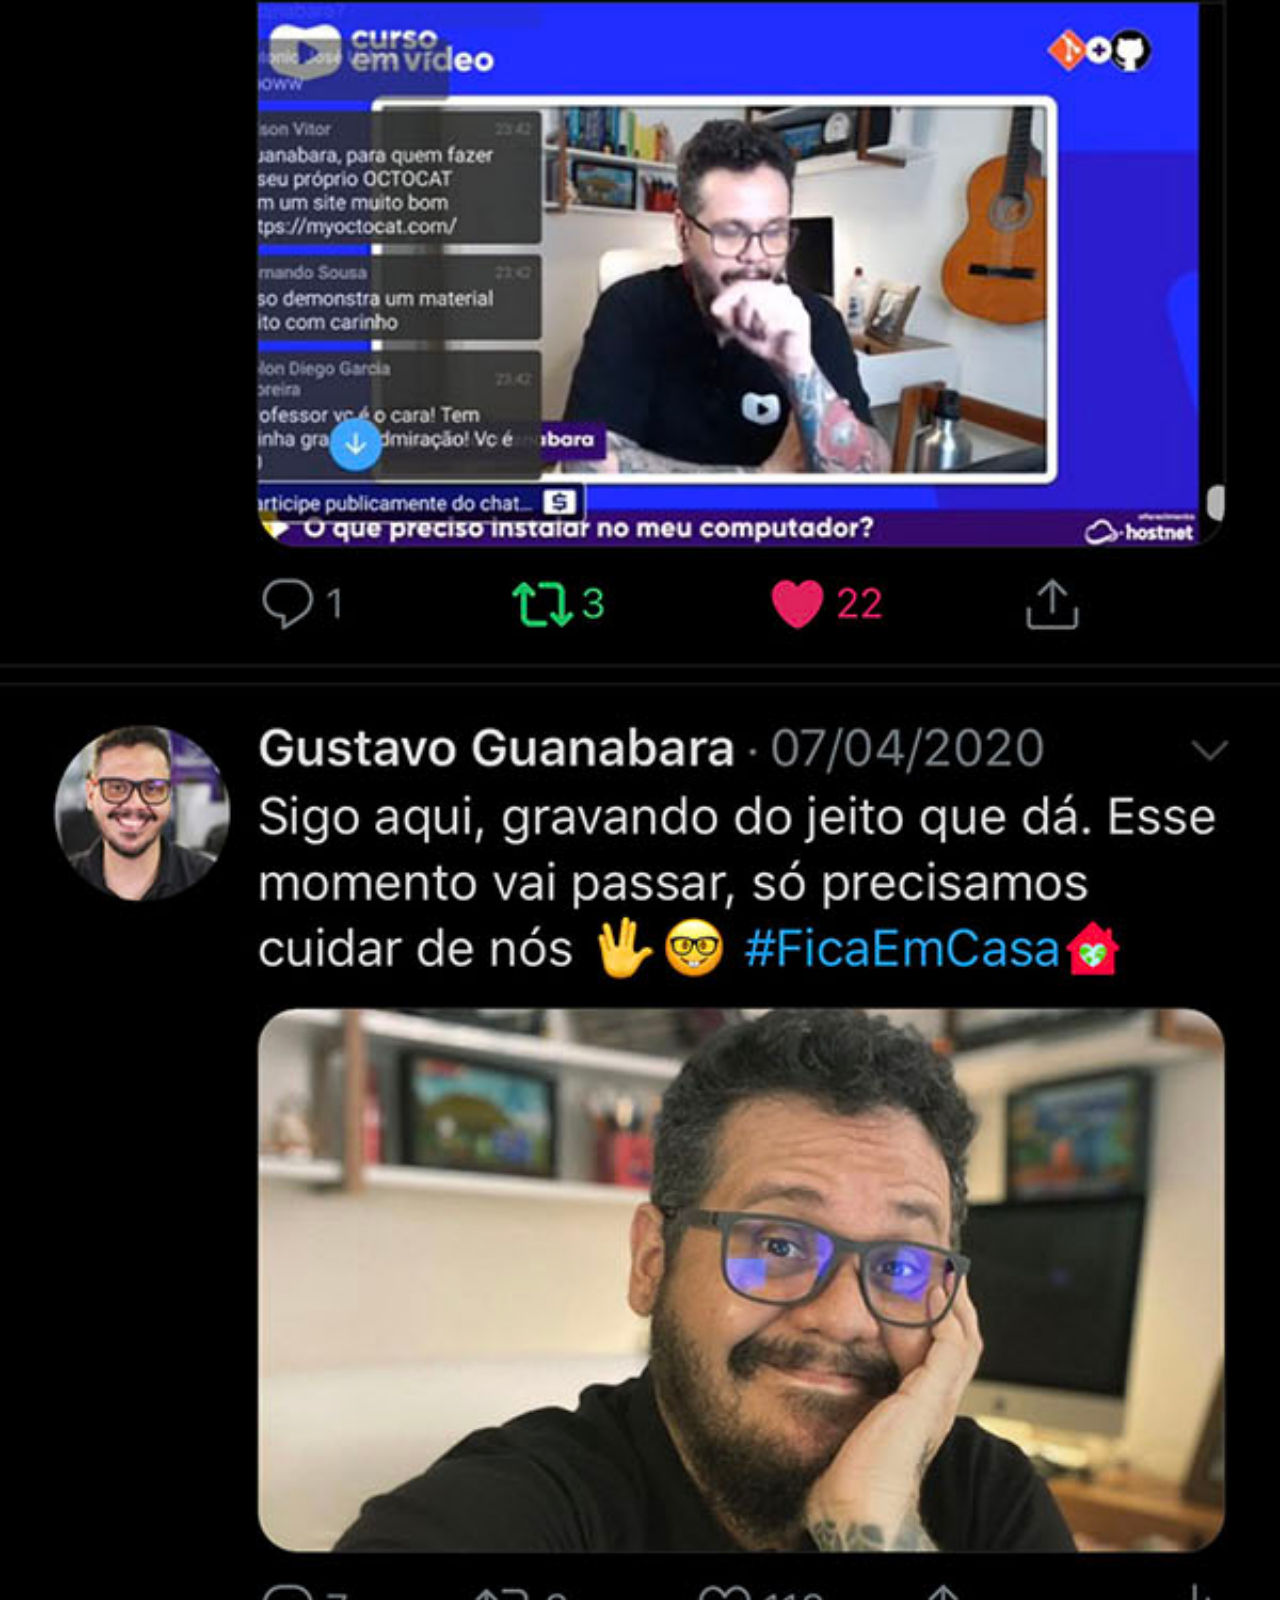
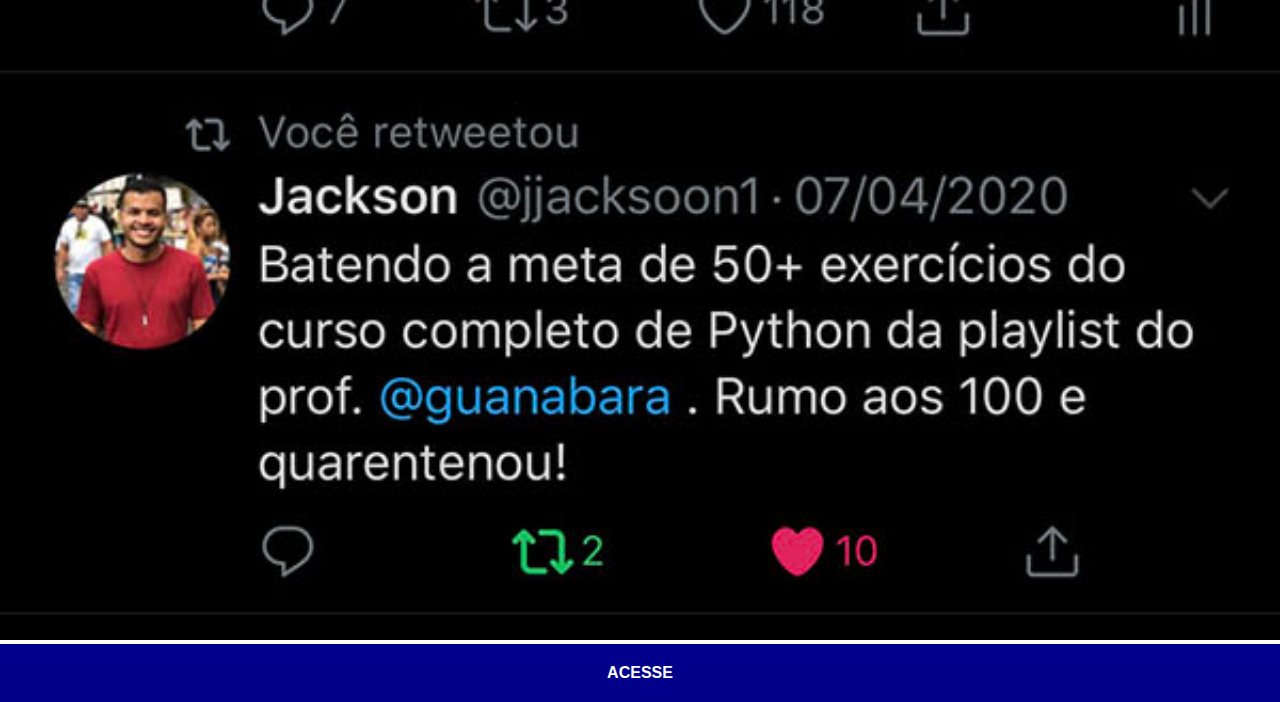
<file: pages/twitter.html>
<!DOCTYPE html>
<html lang="pt-br">
<head>
    <meta charset="UTF-8">
    <meta http-equiv="X-UA-Compatible" content="IE=edge">
    <meta name="viewport" content="width=device-width, initial-scale=1.0">

   <link rel="stylesheet" href="../style/social.css">

    <title>Home</title>
</head>
<body>
    <img src="../images/tela-twitter.jpg" alt="Twitter">
    <a href="https://twitter.com/guanabara" target="_blank">ACESSE</a>
</body>
</html>
</file>
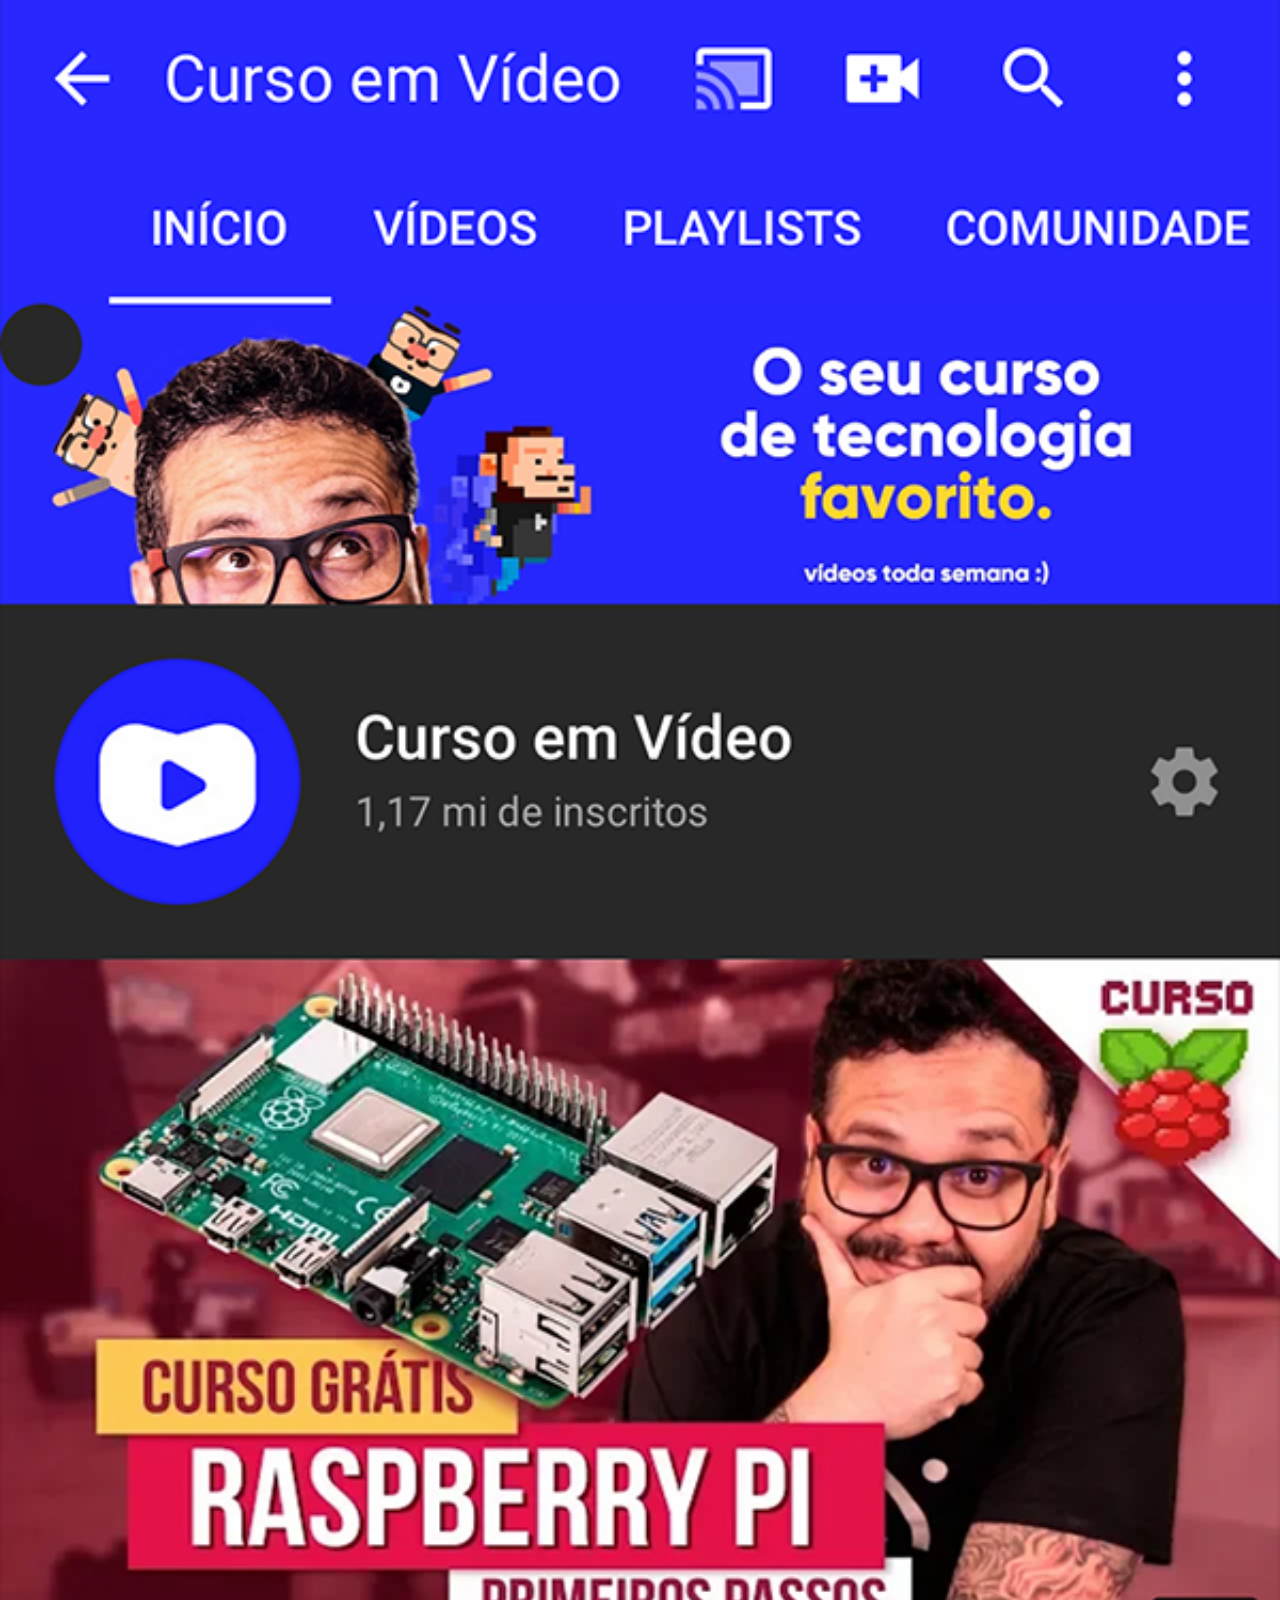
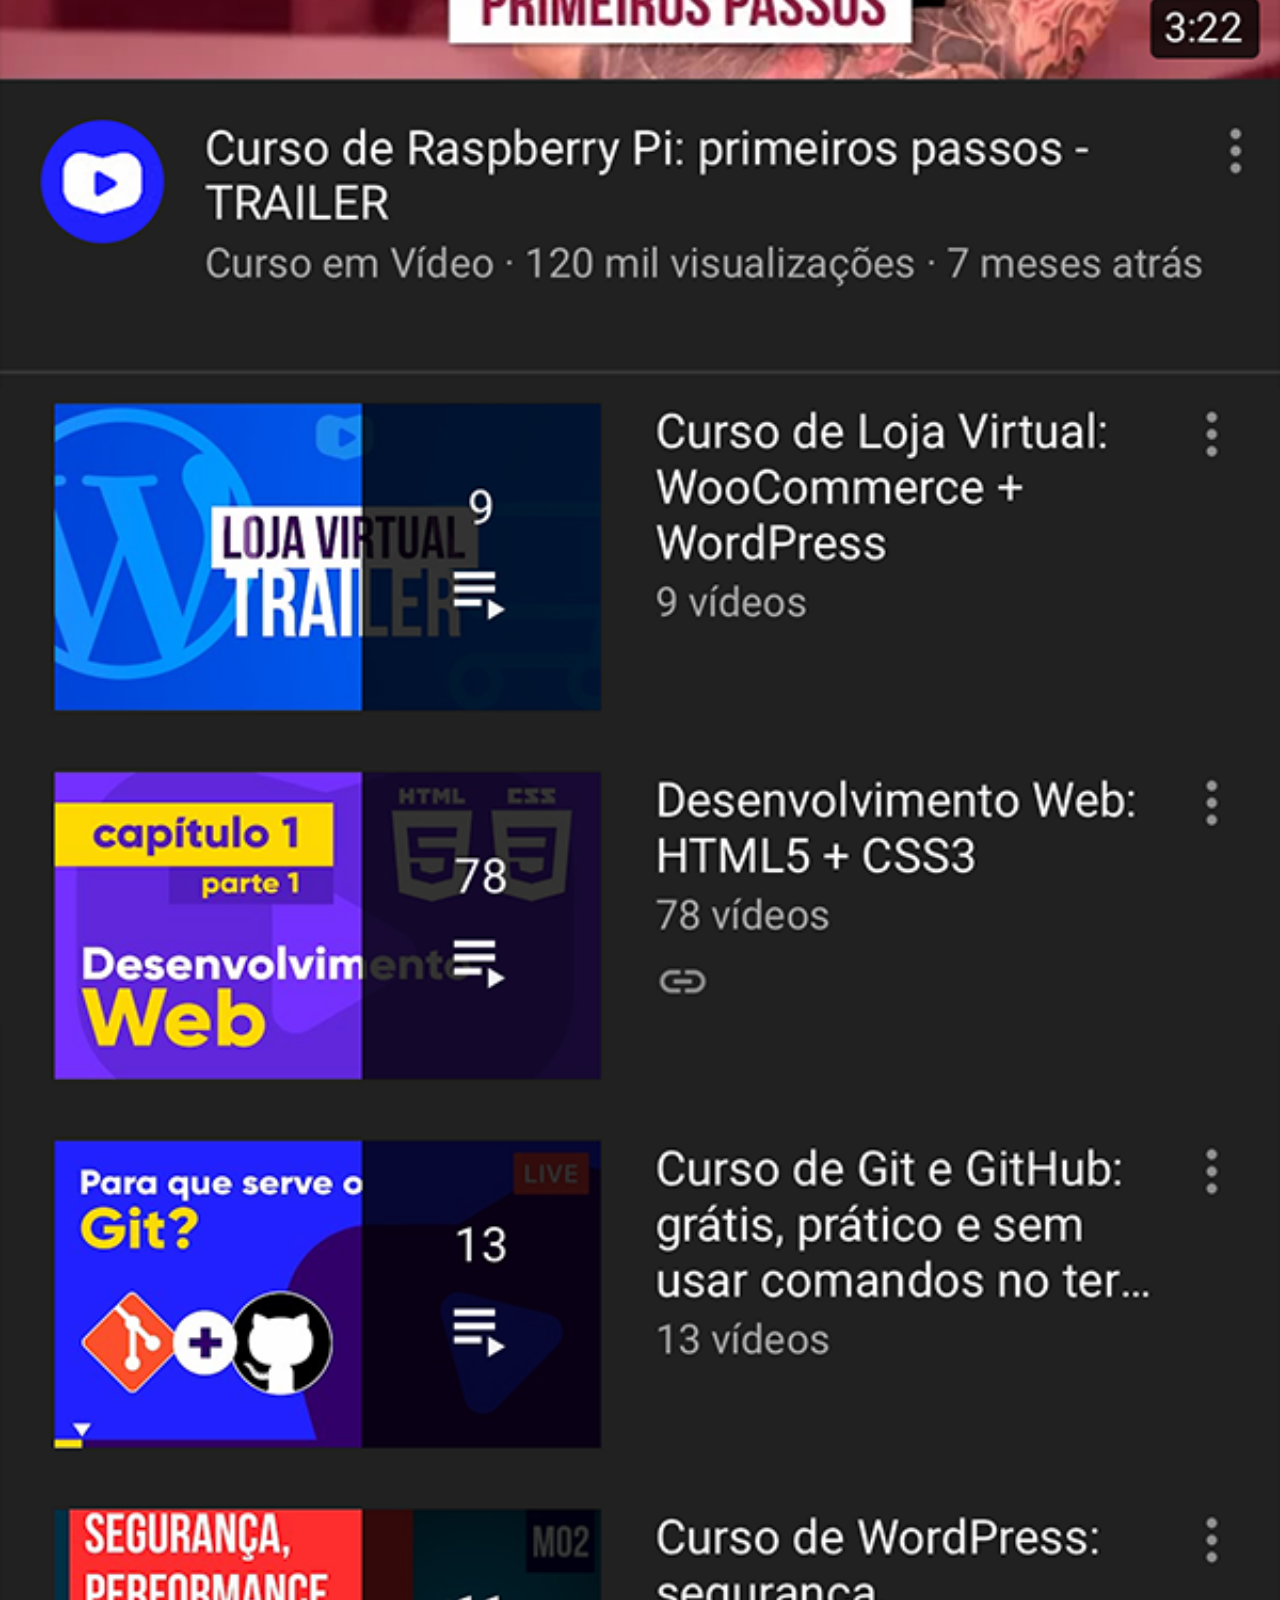
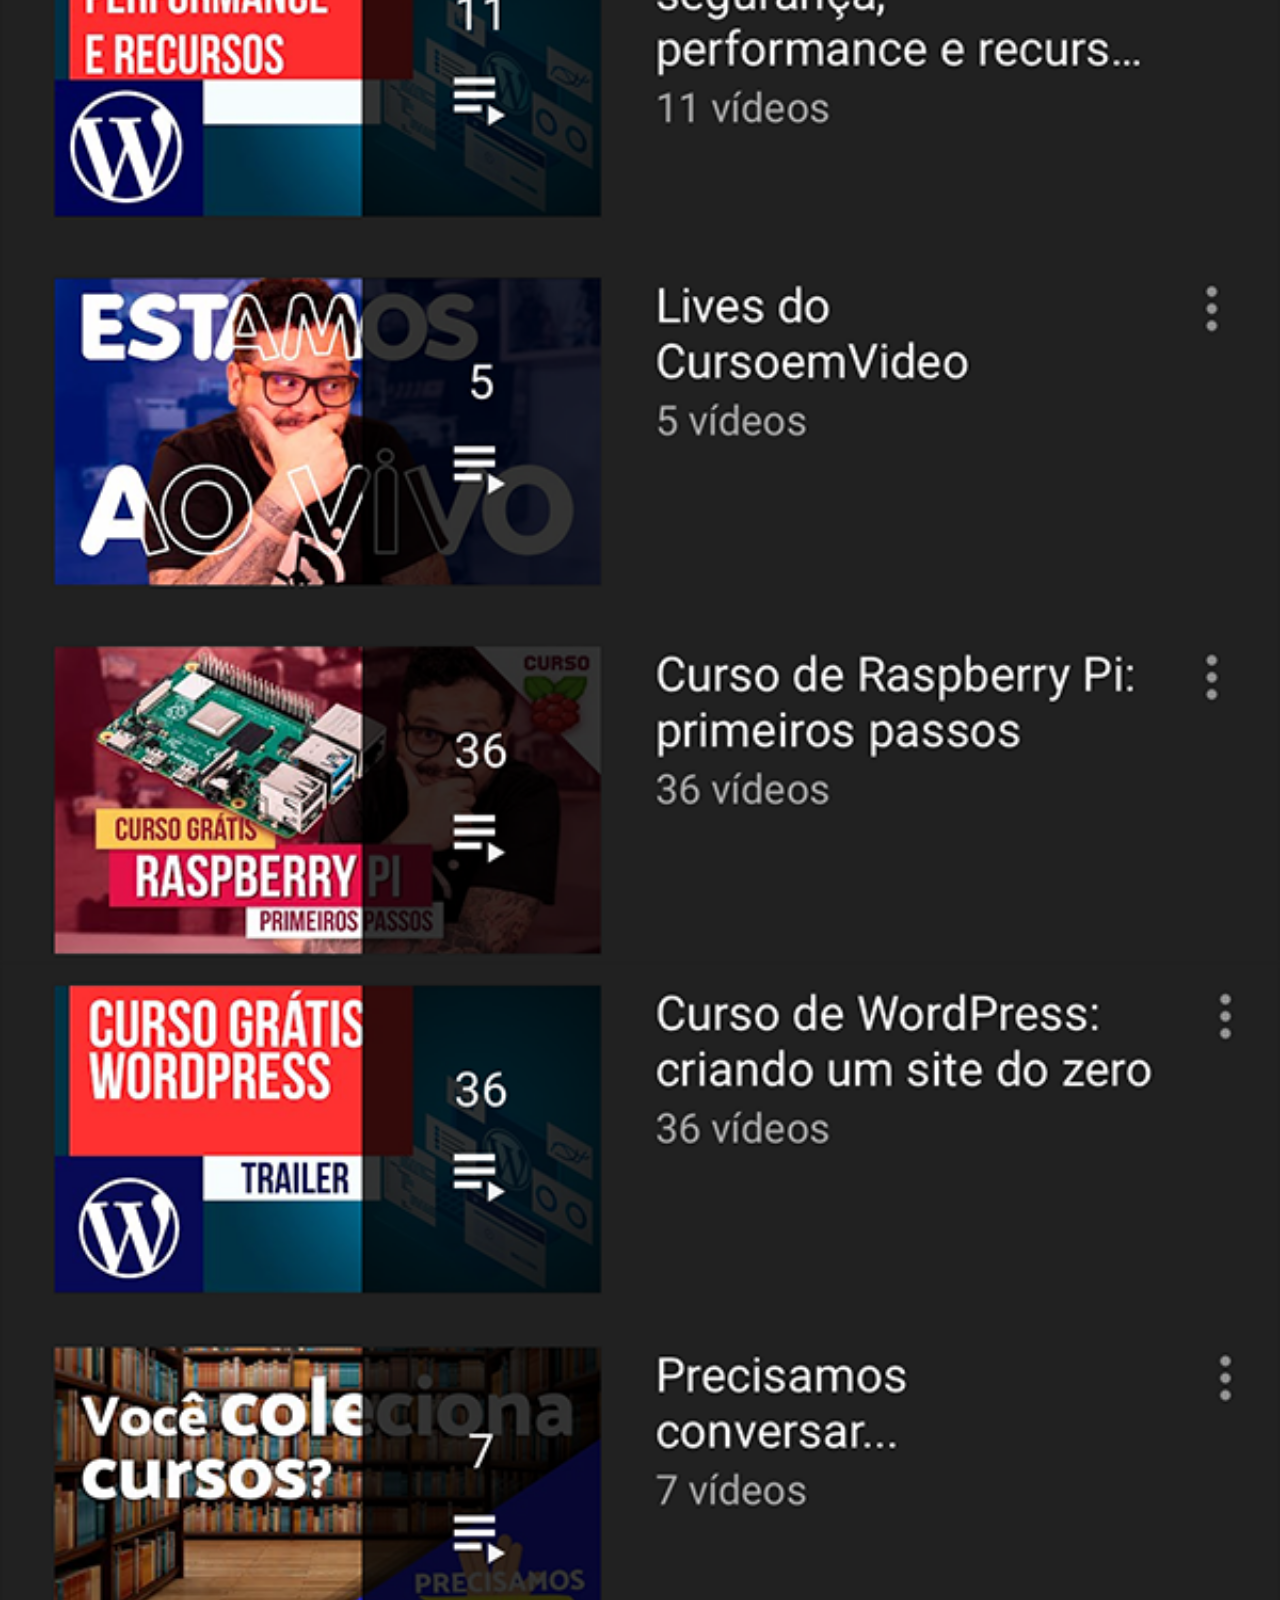
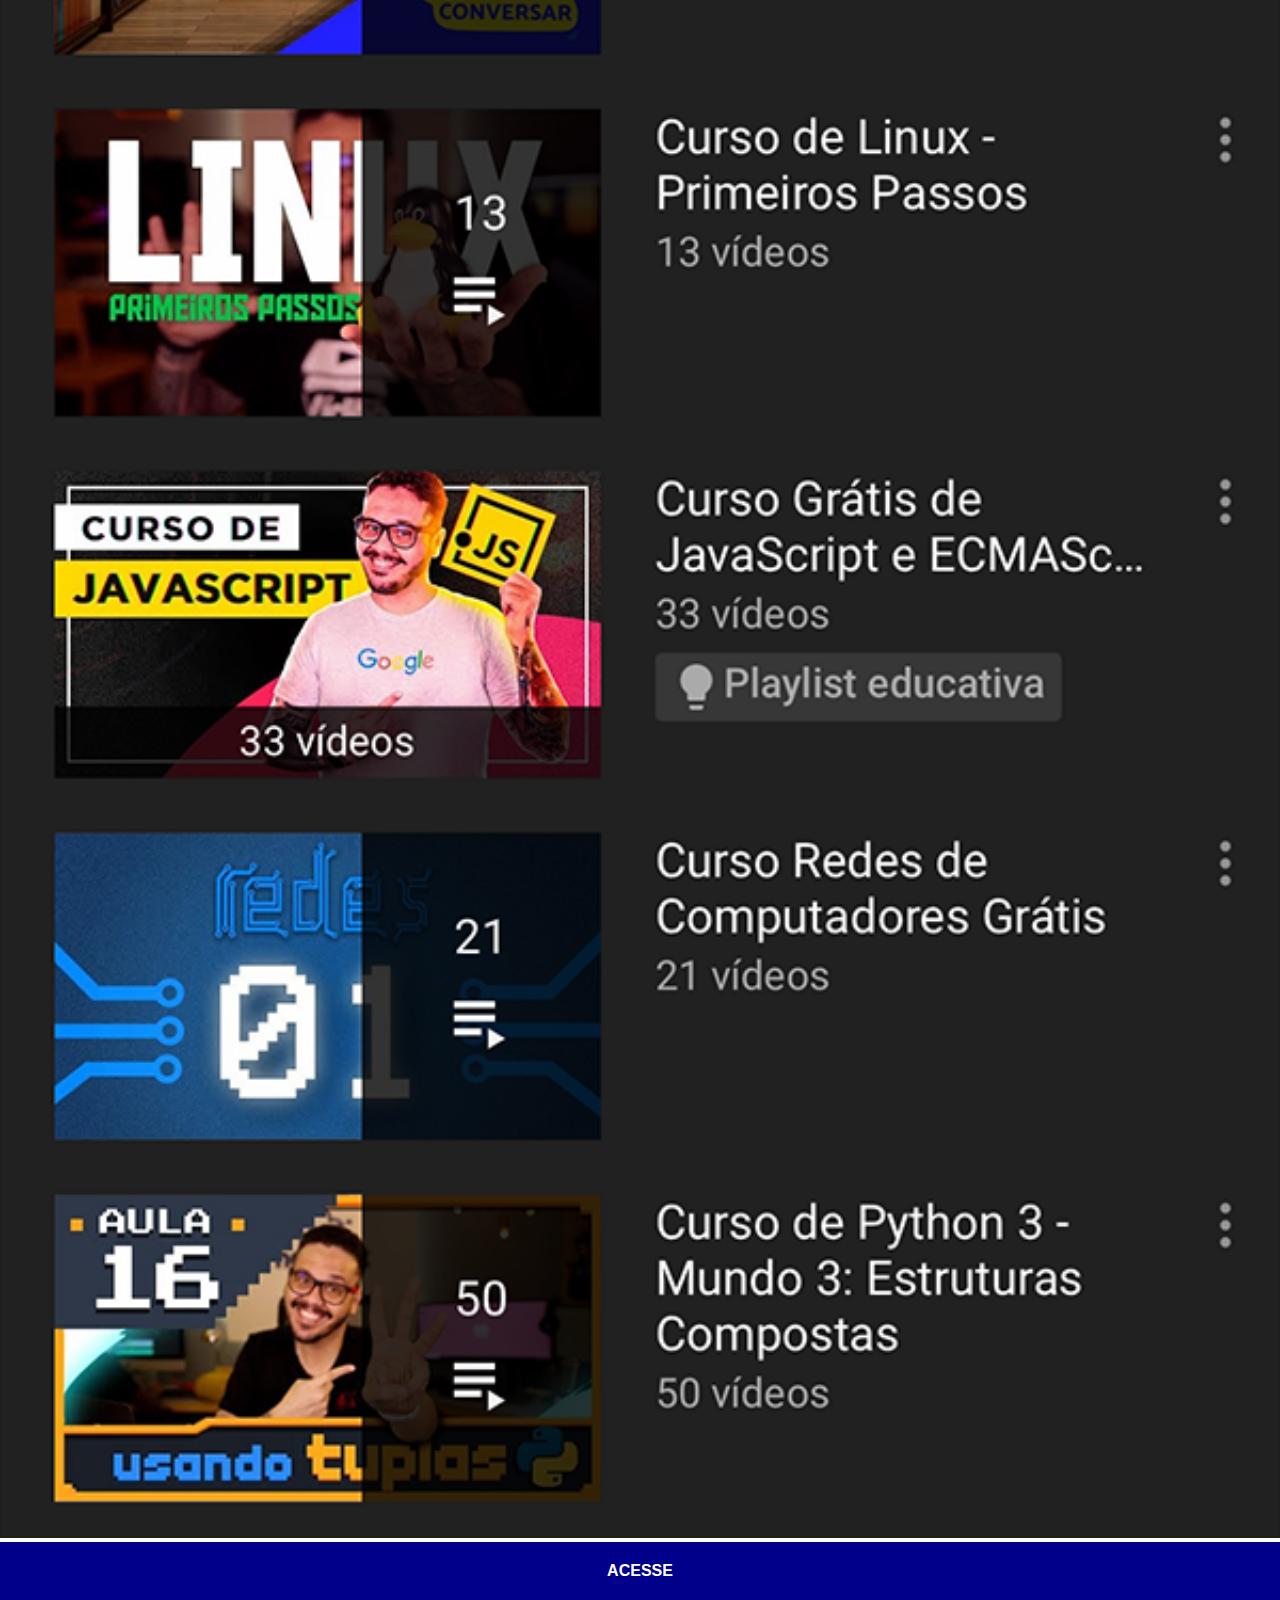
<file: pages/youtube.html>
<!DOCTYPE html>
<html lang="pt-br">
<head>
    <meta charset="UTF-8">
    <meta http-equiv="X-UA-Compatible" content="IE=edge">
    <meta name="viewport" content="width=device-width, initial-scale=1.0">

   <link rel="stylesheet" href="../style/social.css">

    <title>Home</title>
</head>
<body>
    <img src="../images/tela-youtube.png" alt="Youtube">
    <a href="https://www.youtube.com/c/CursoemV%C3%ADdeo" target="_blank">ACESSE</a>
</body>
</html>
</file>
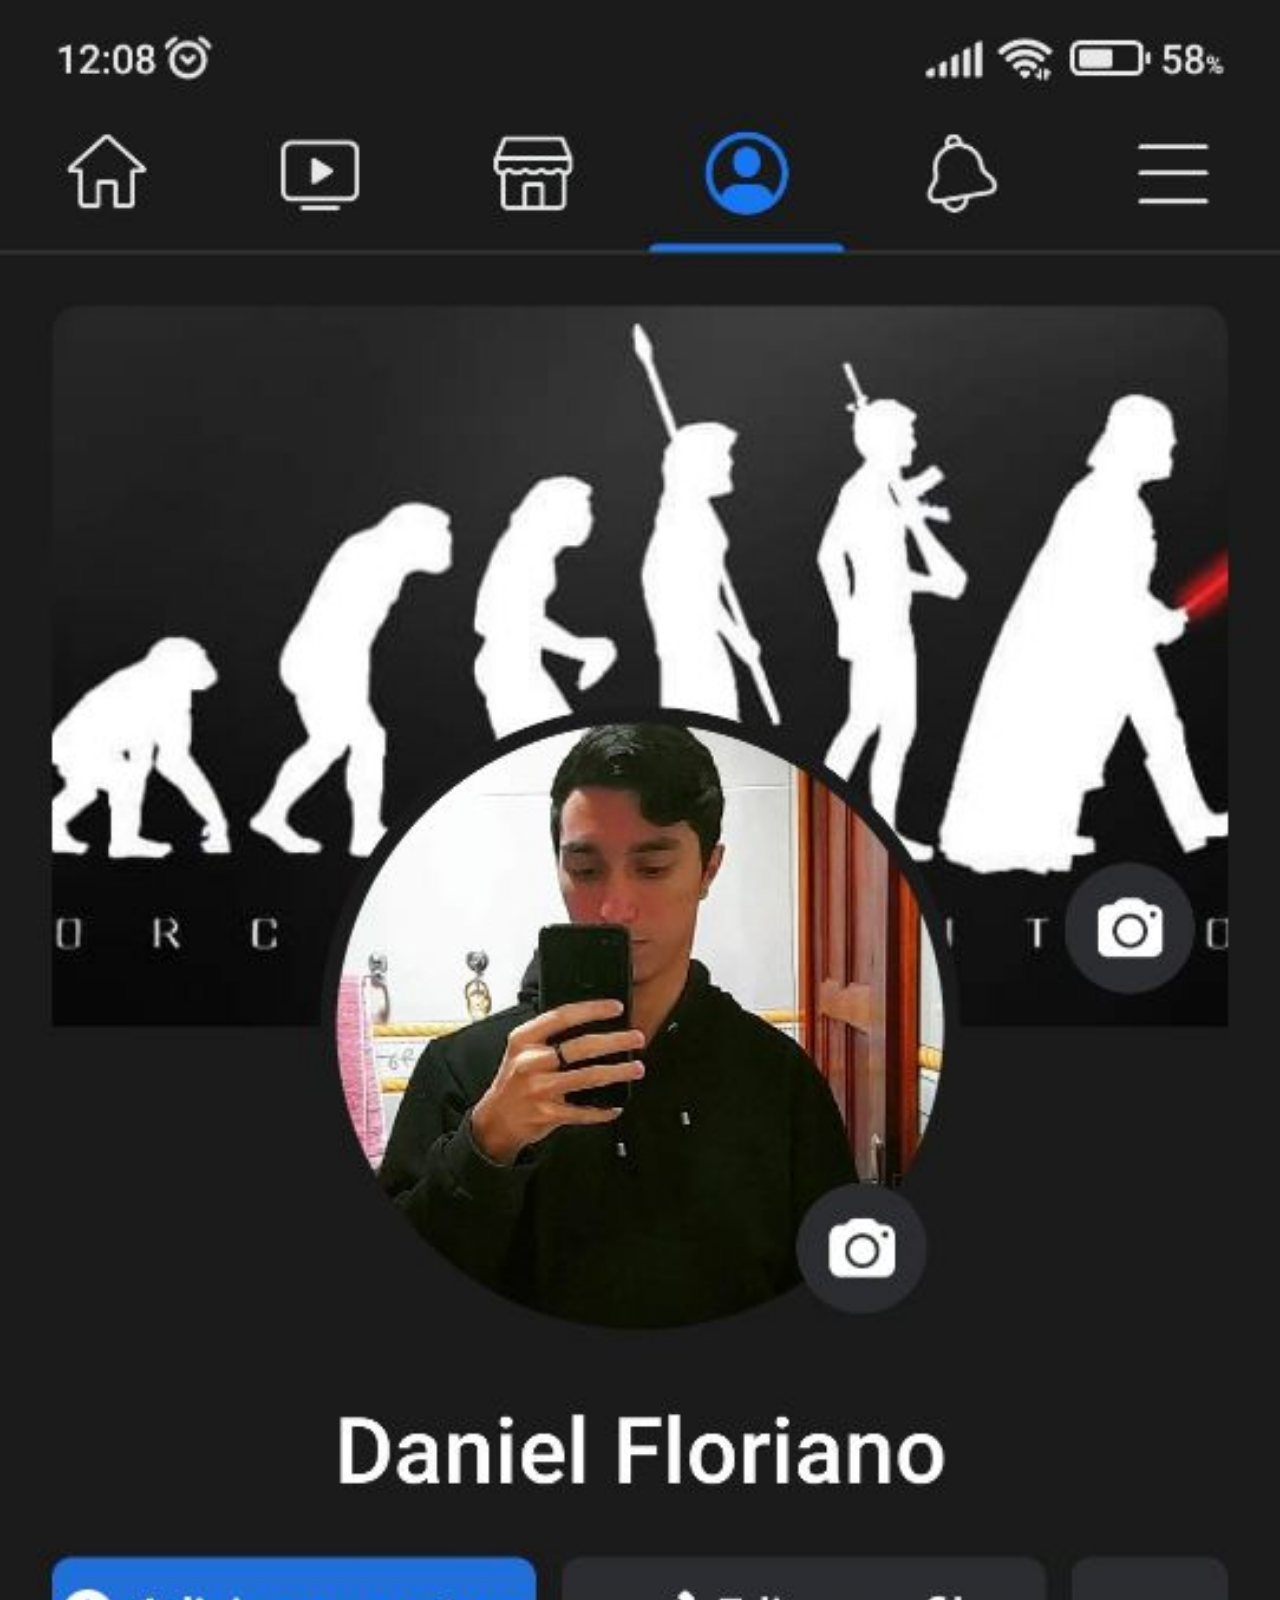
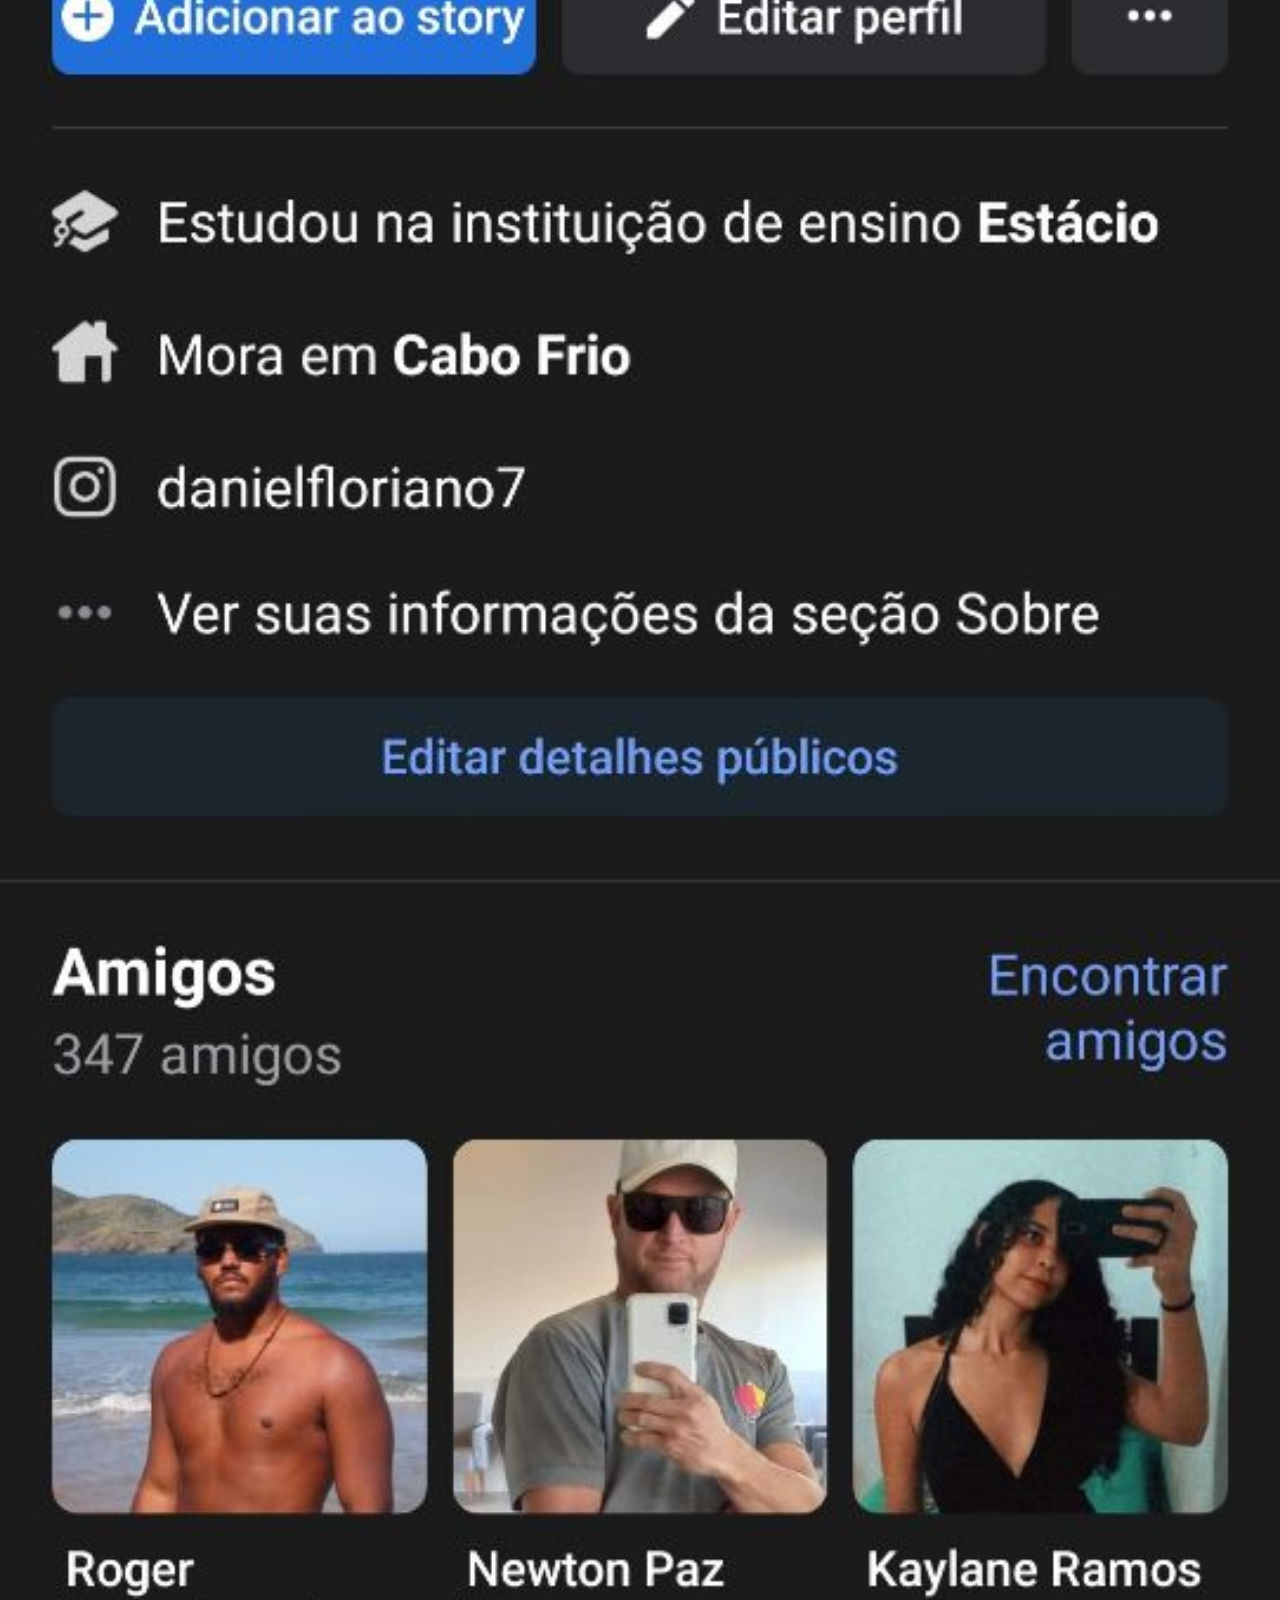
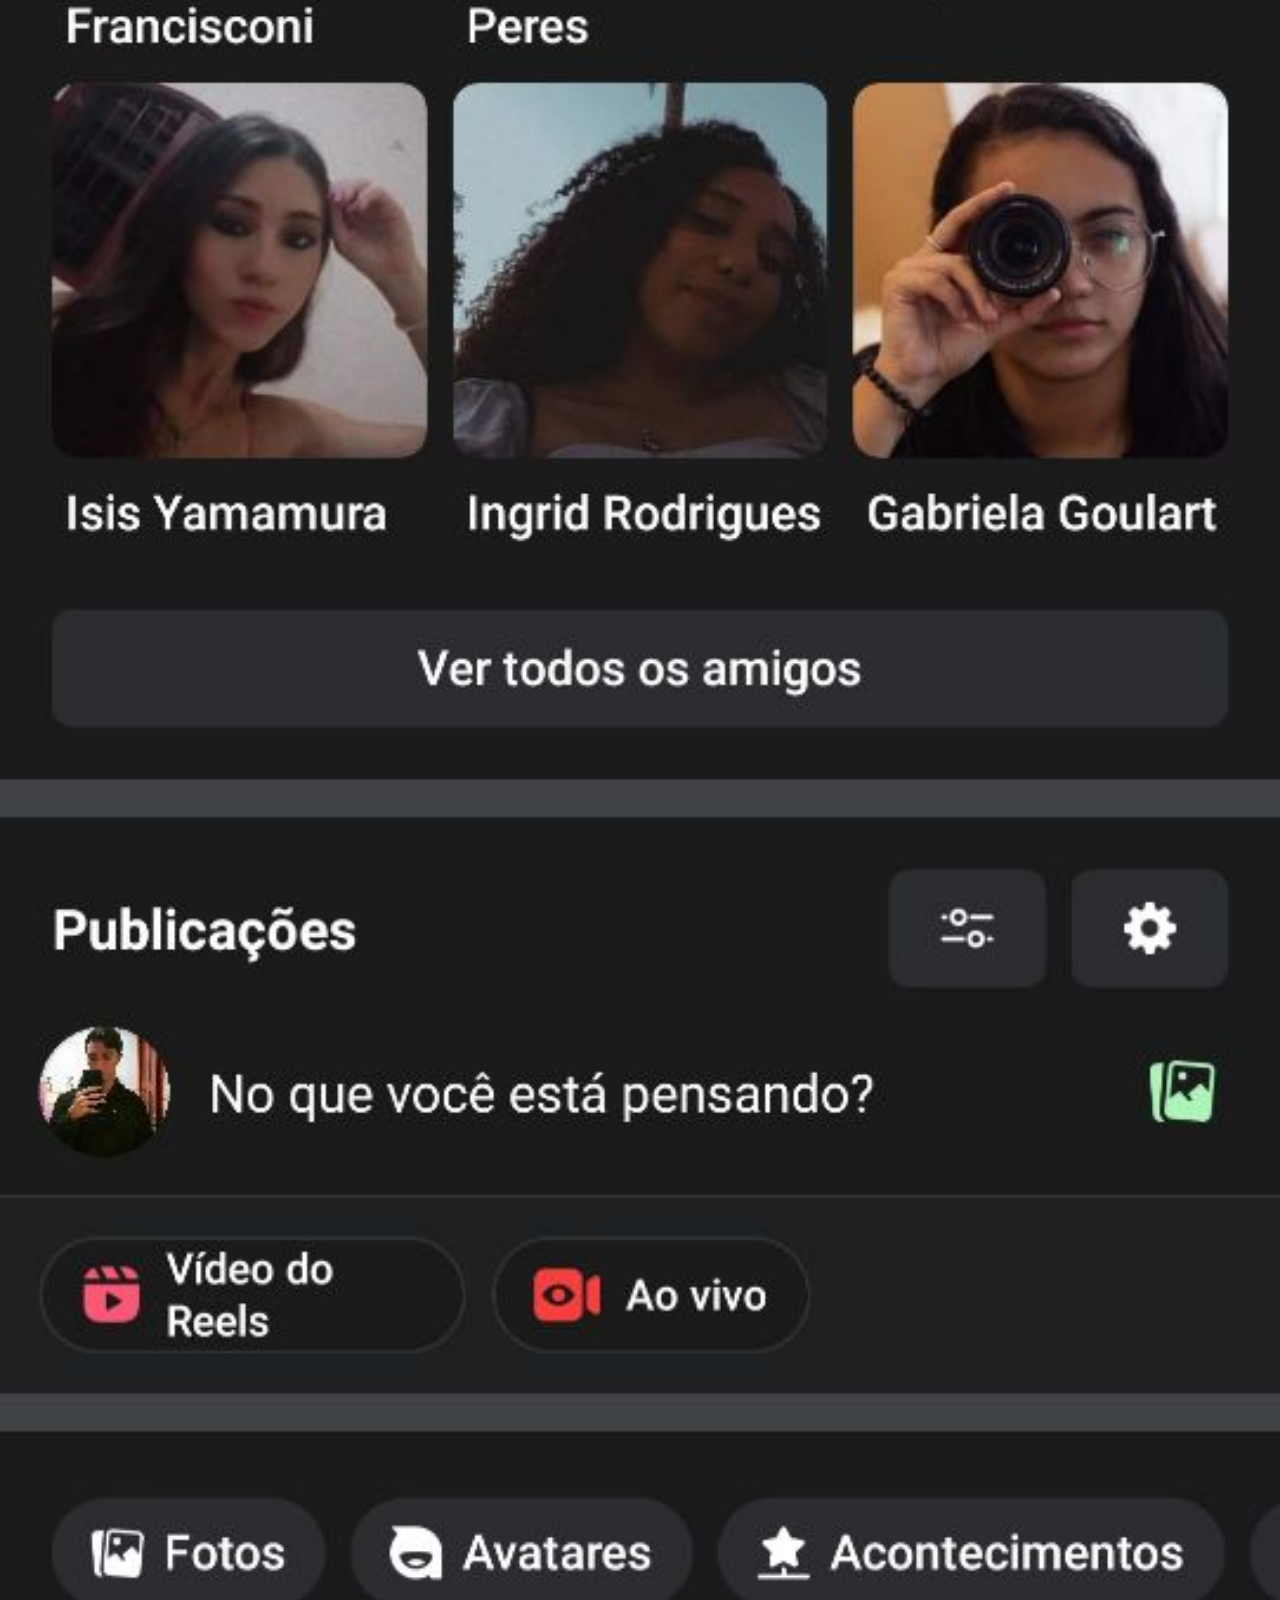
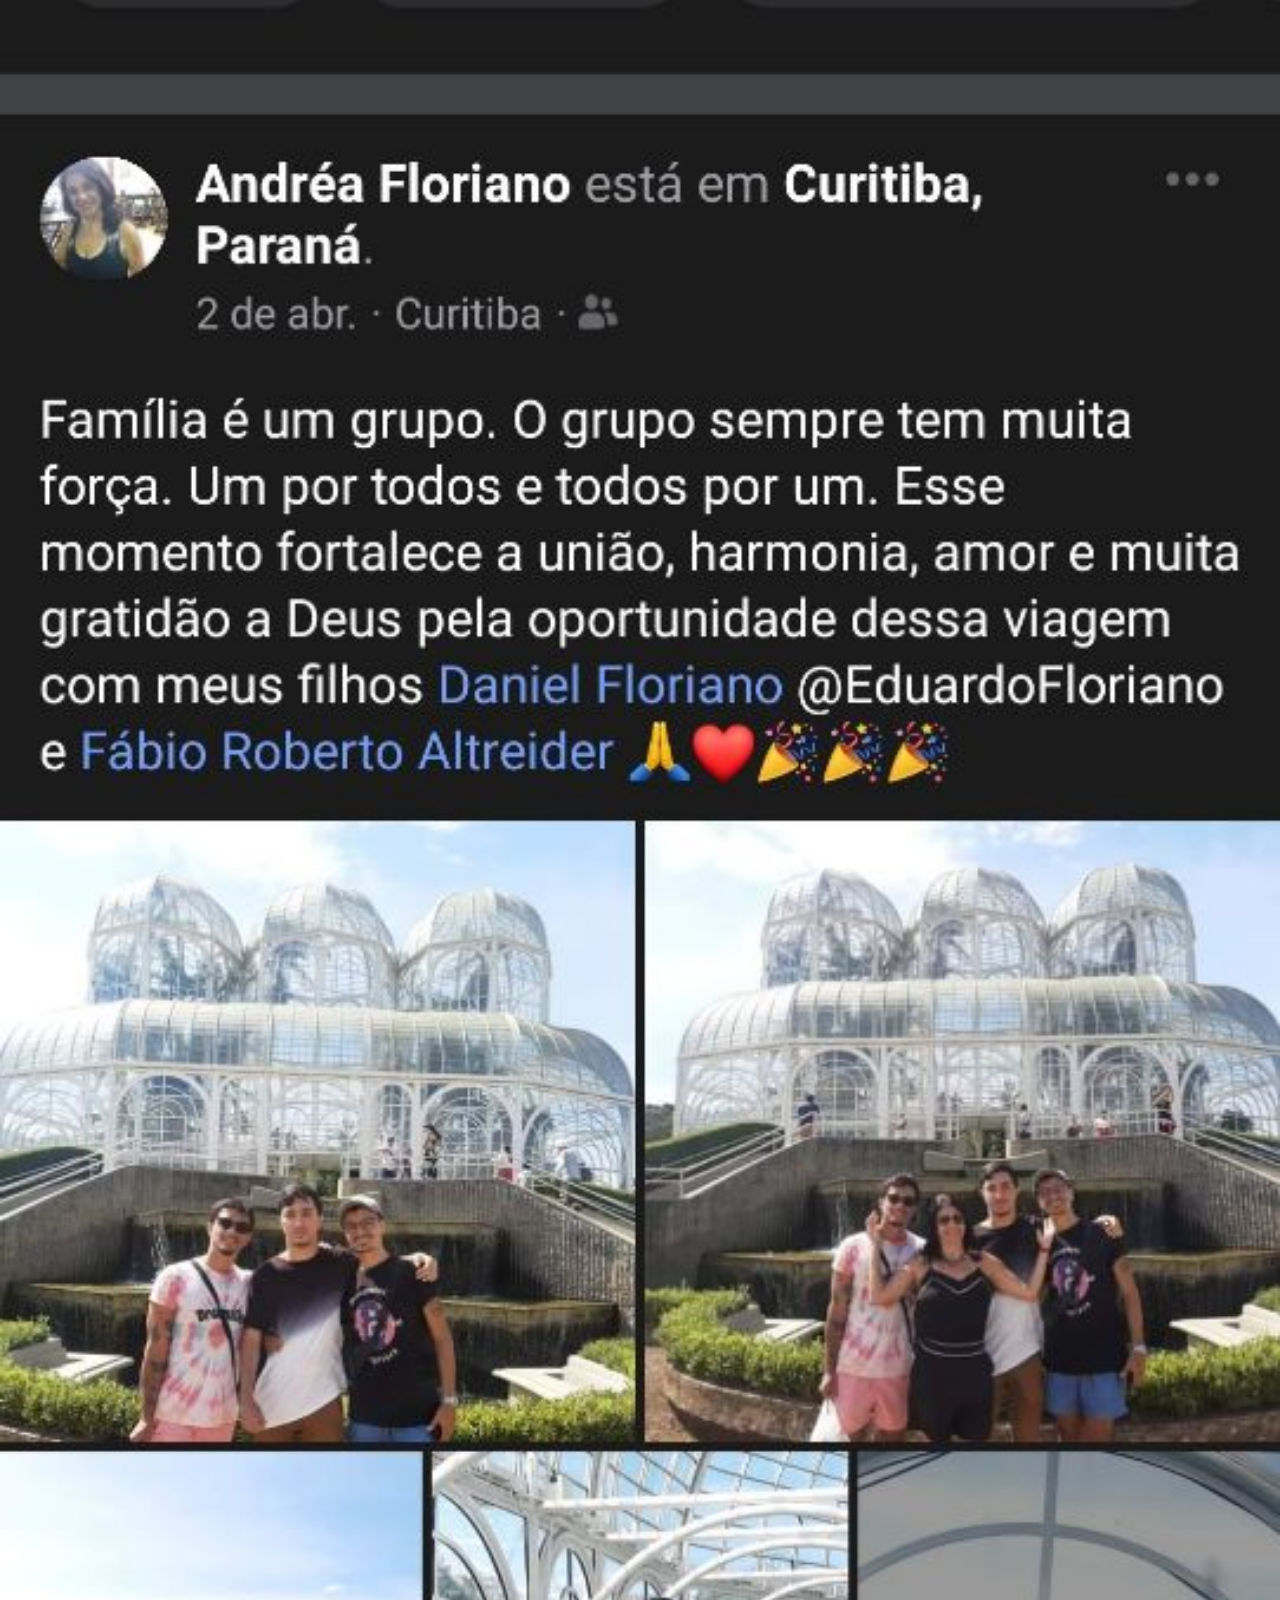
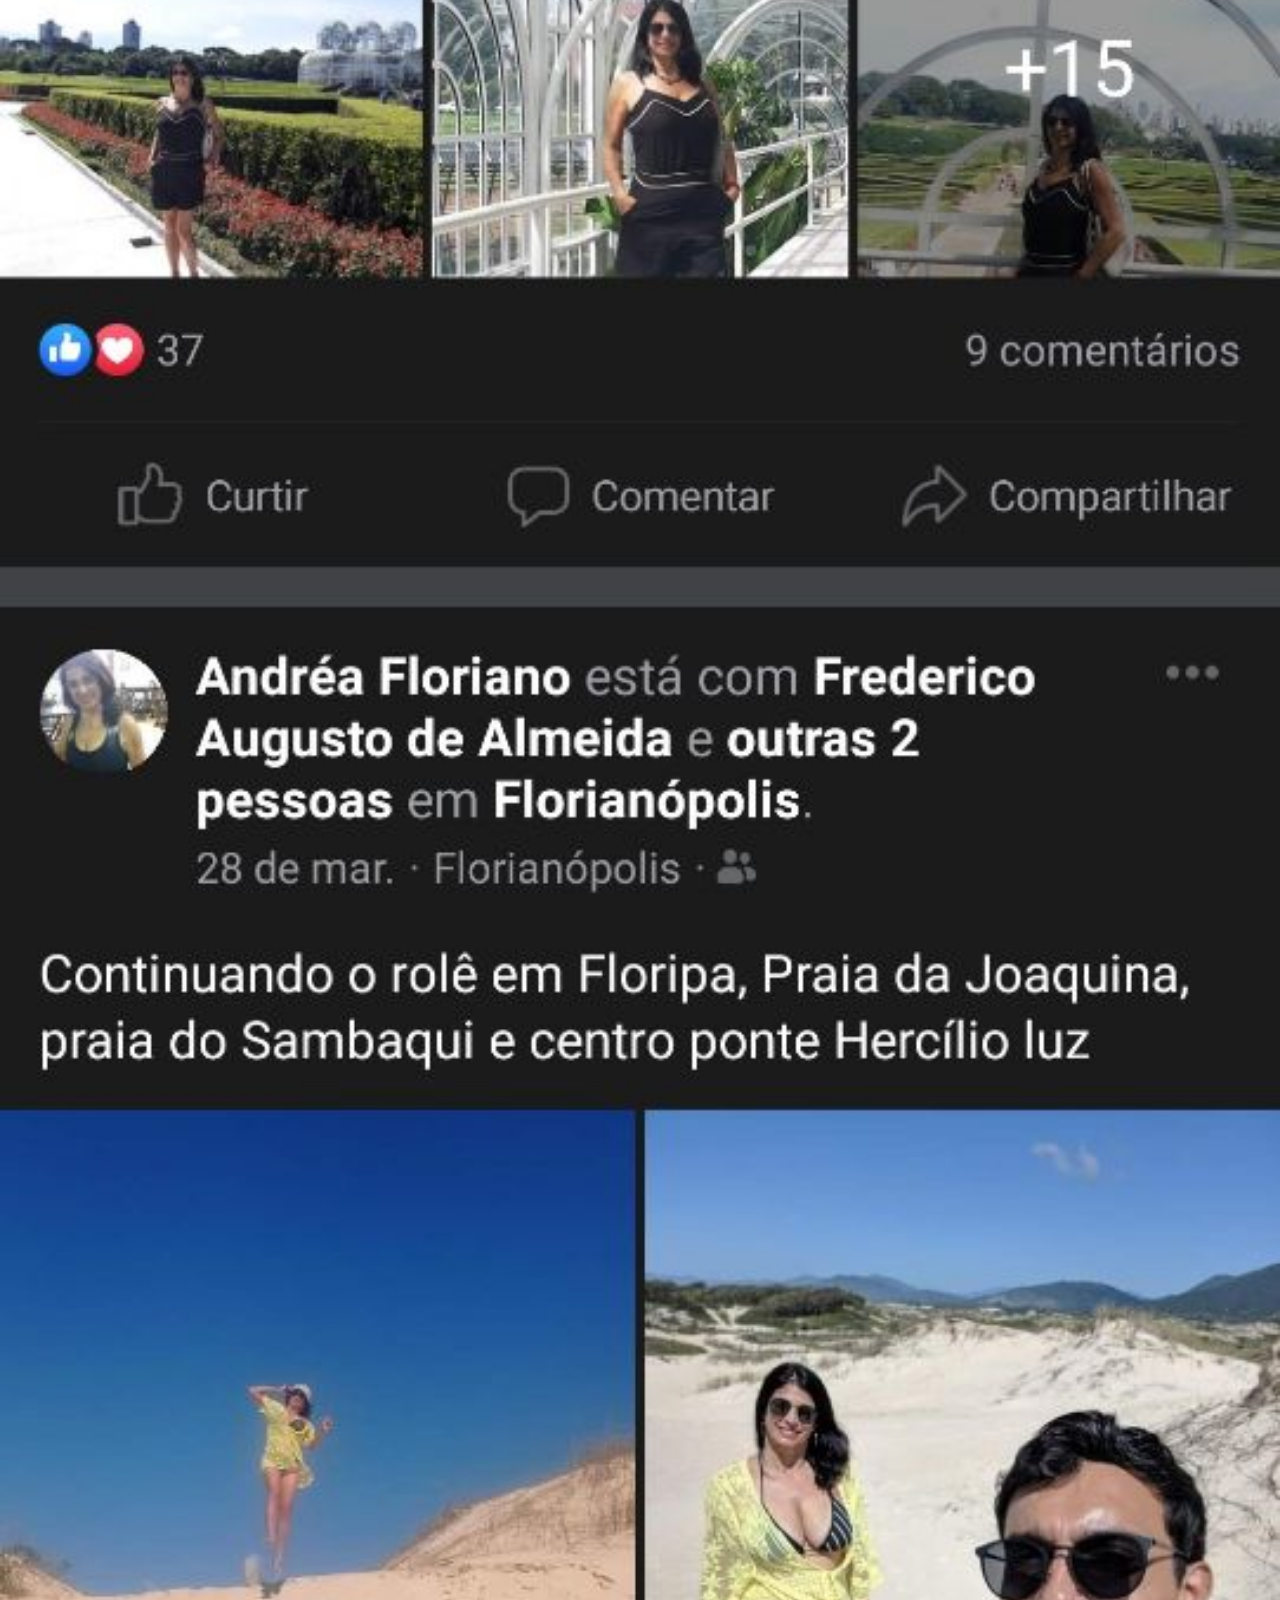
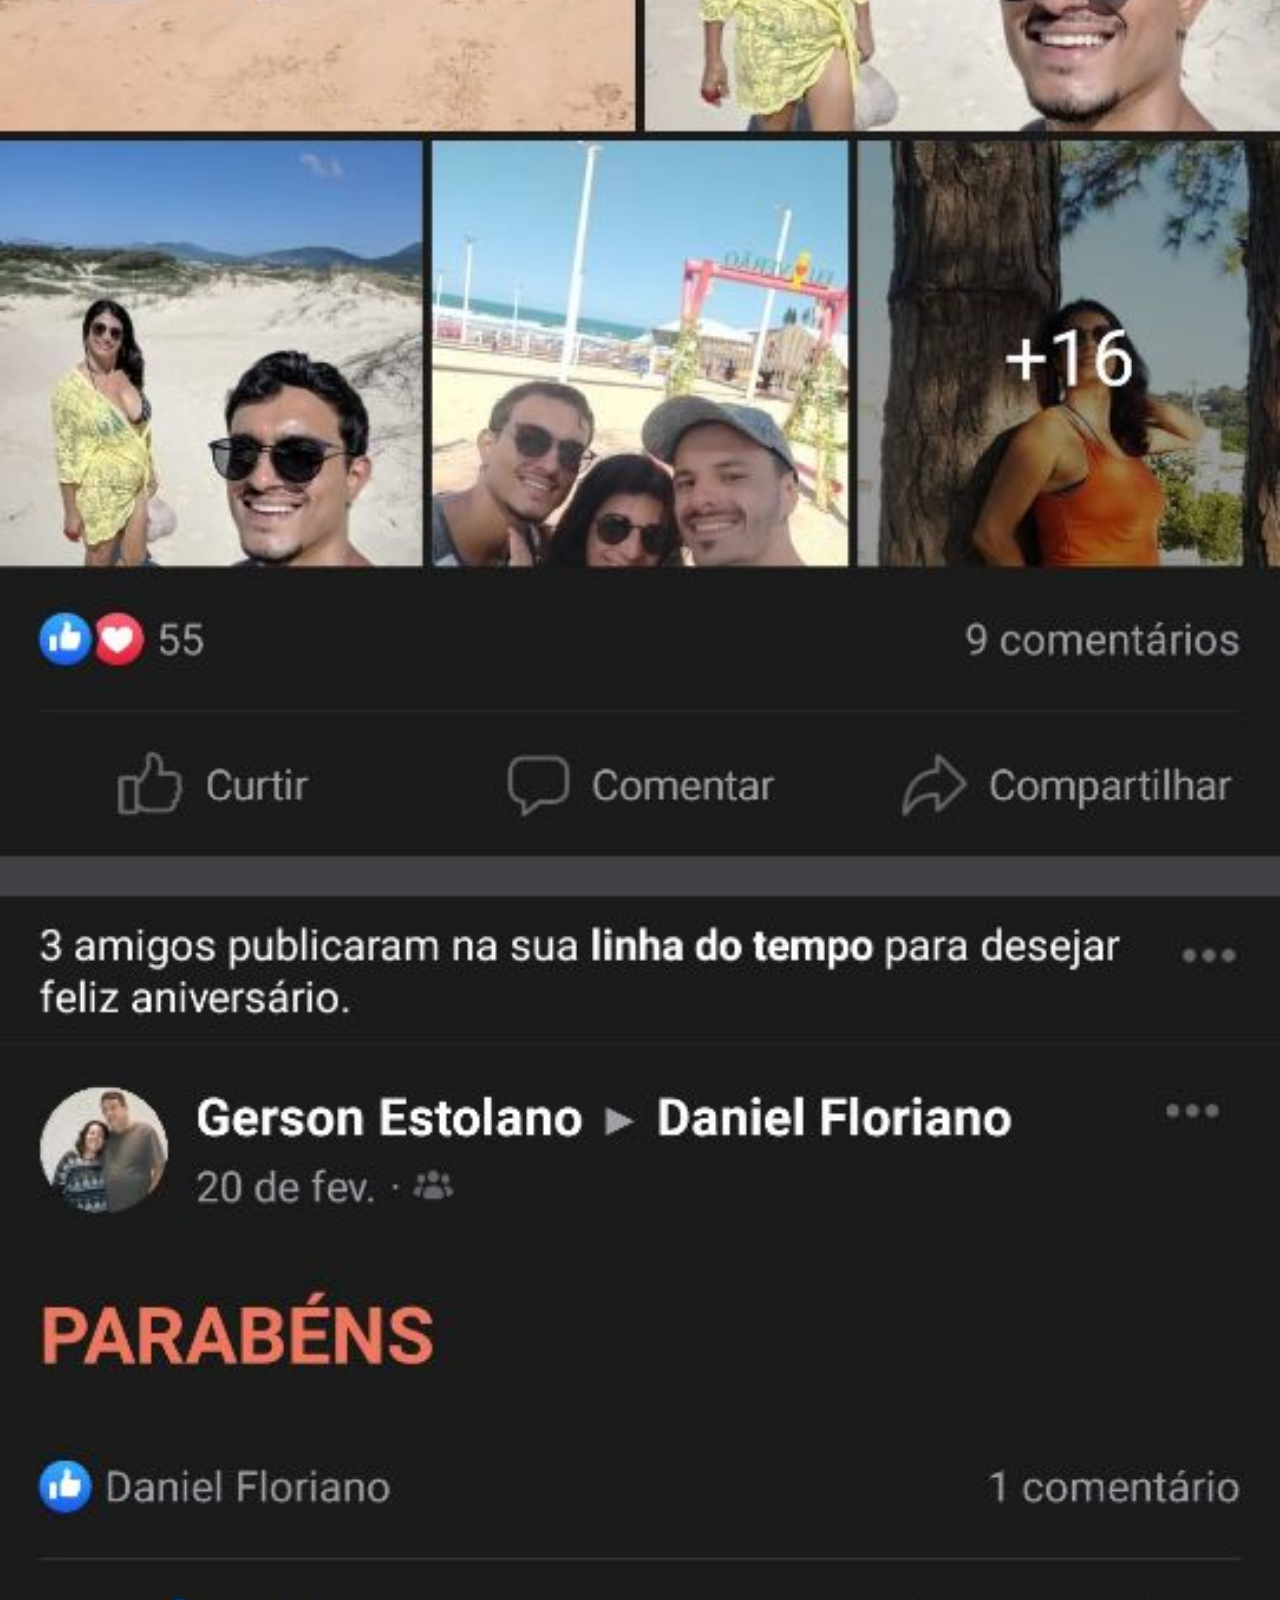
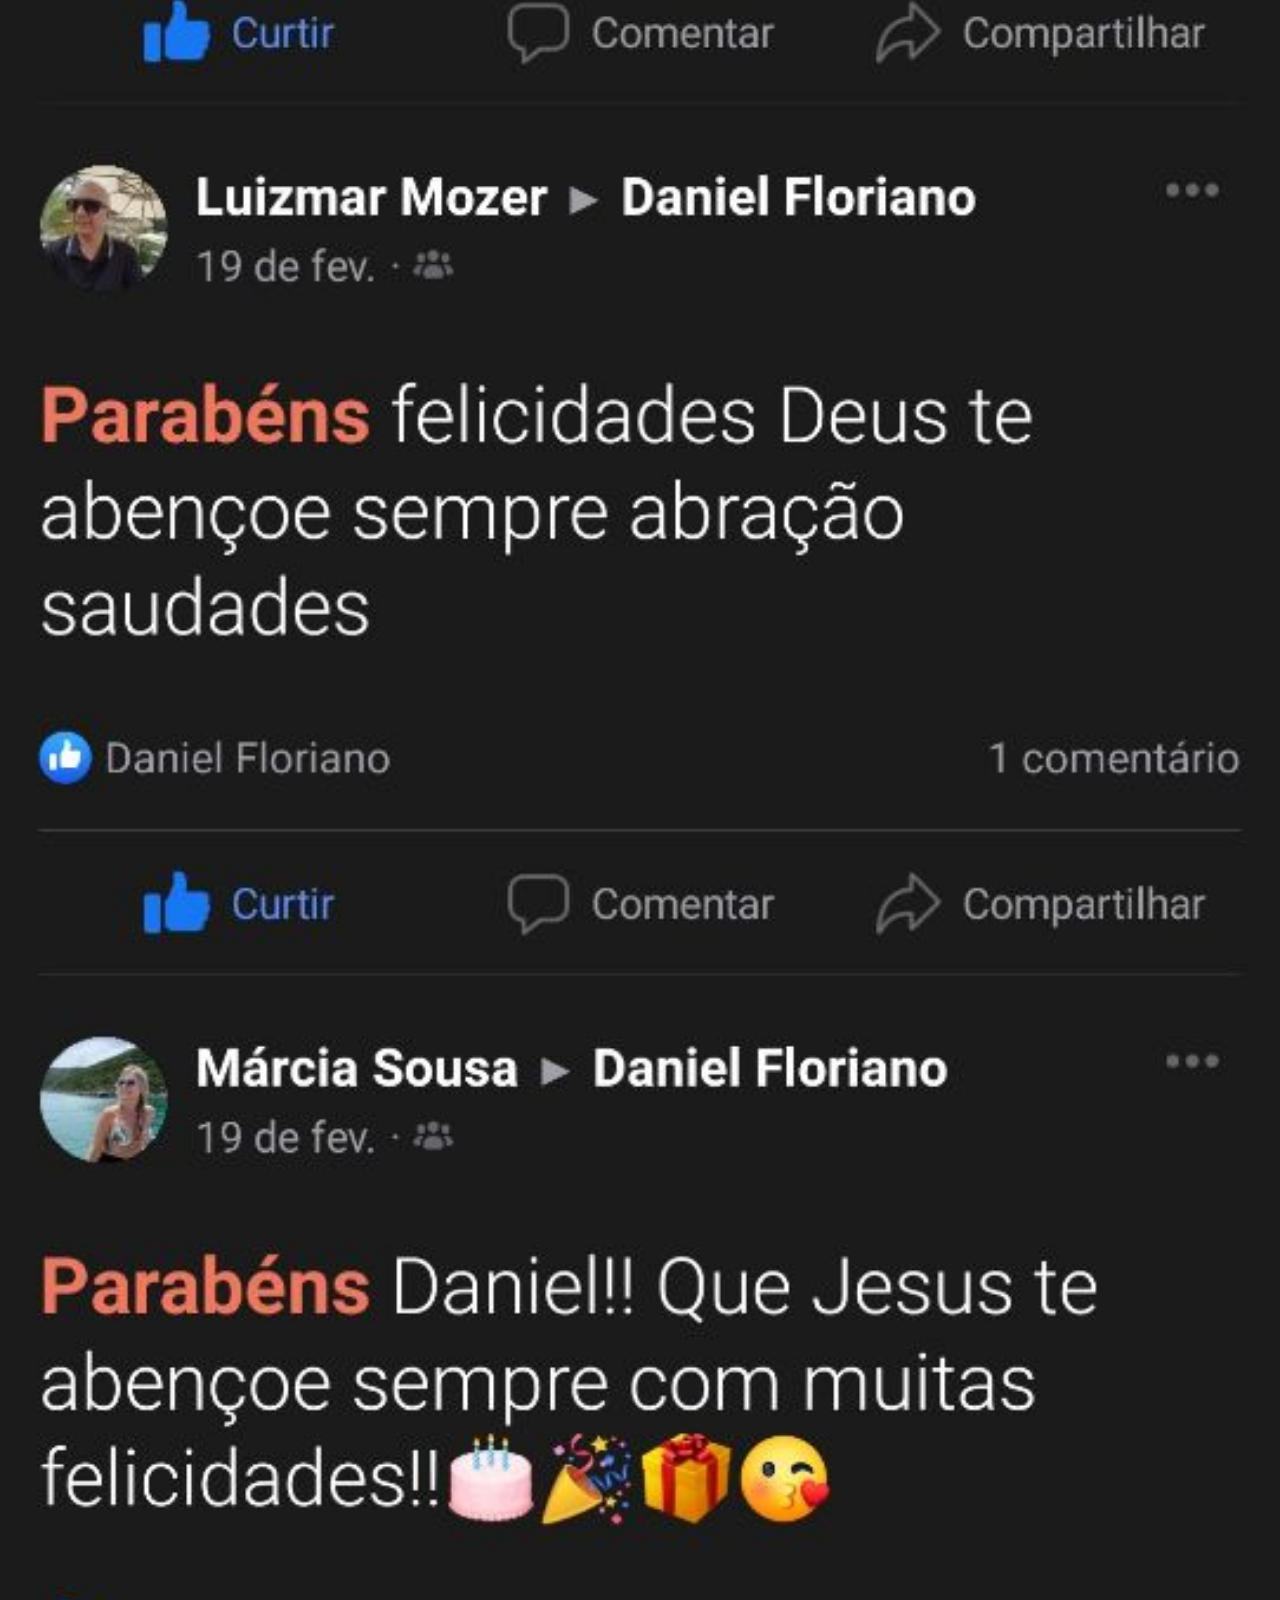
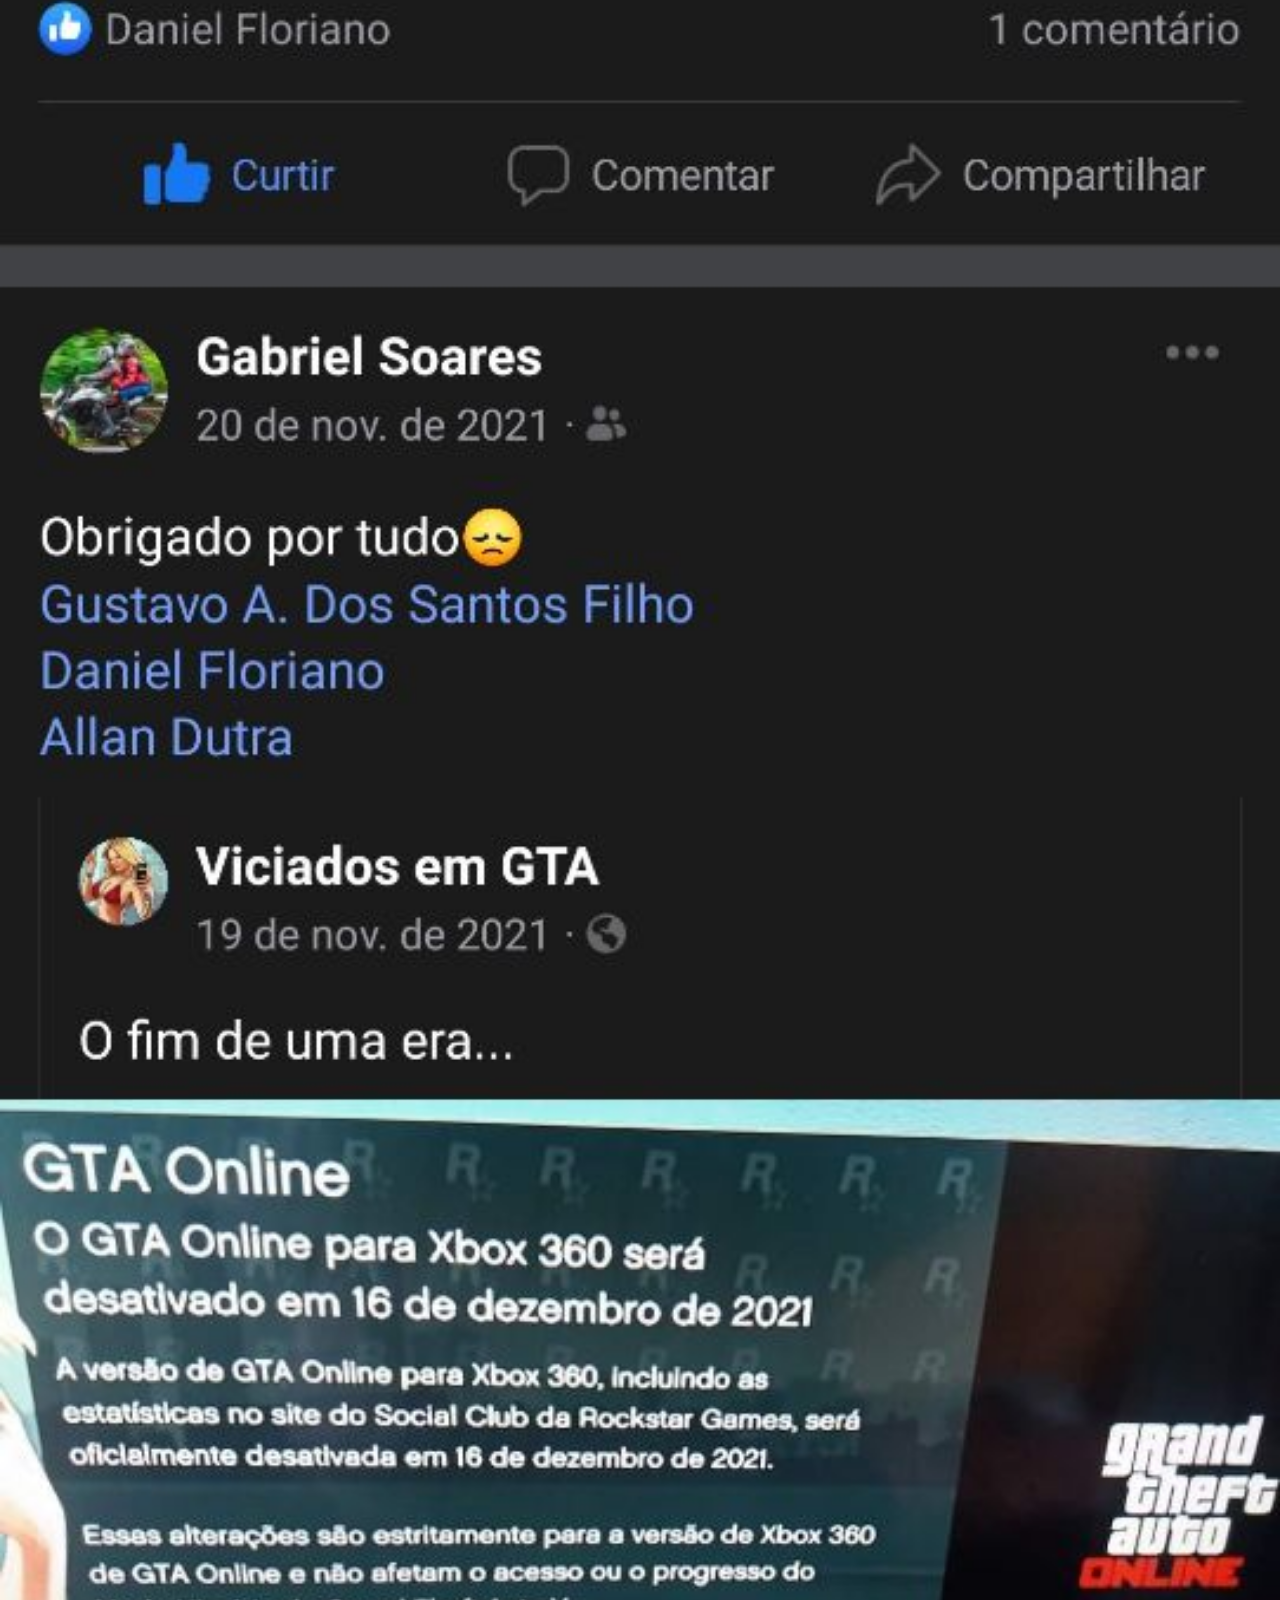
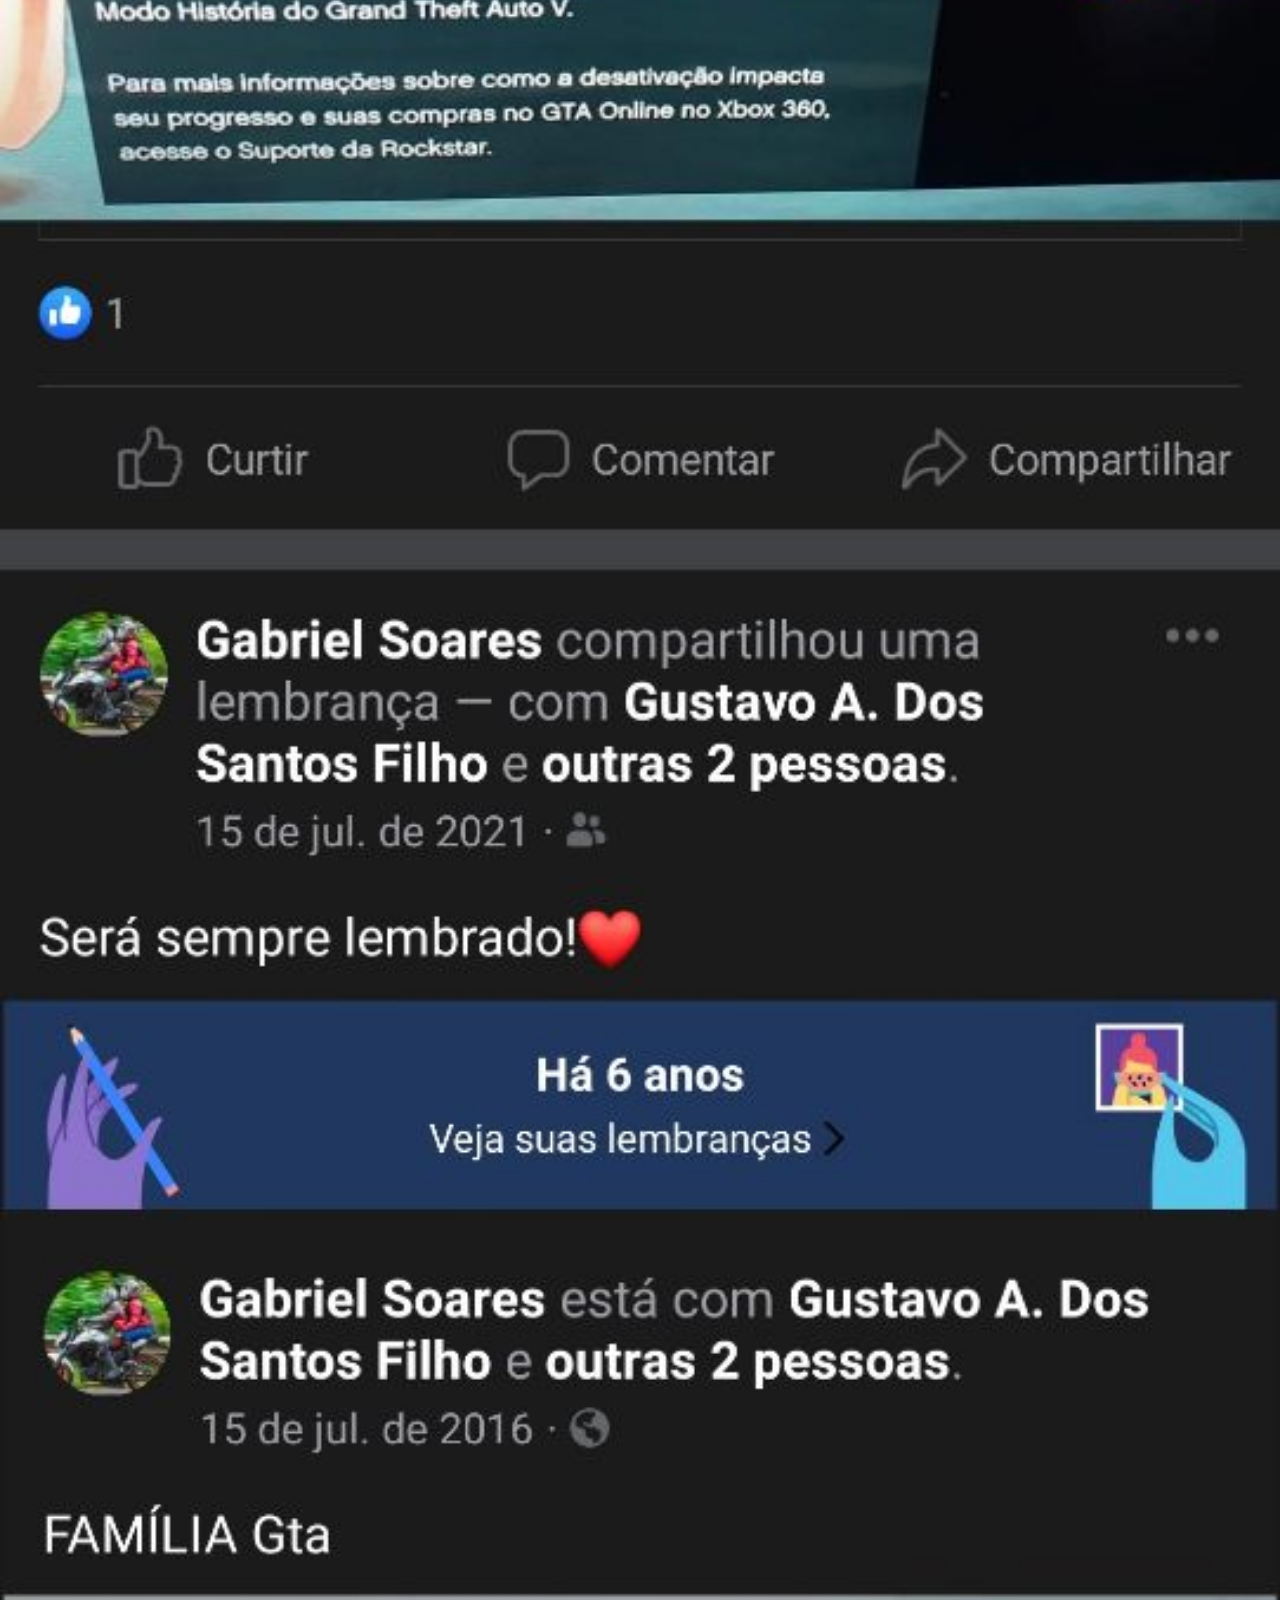
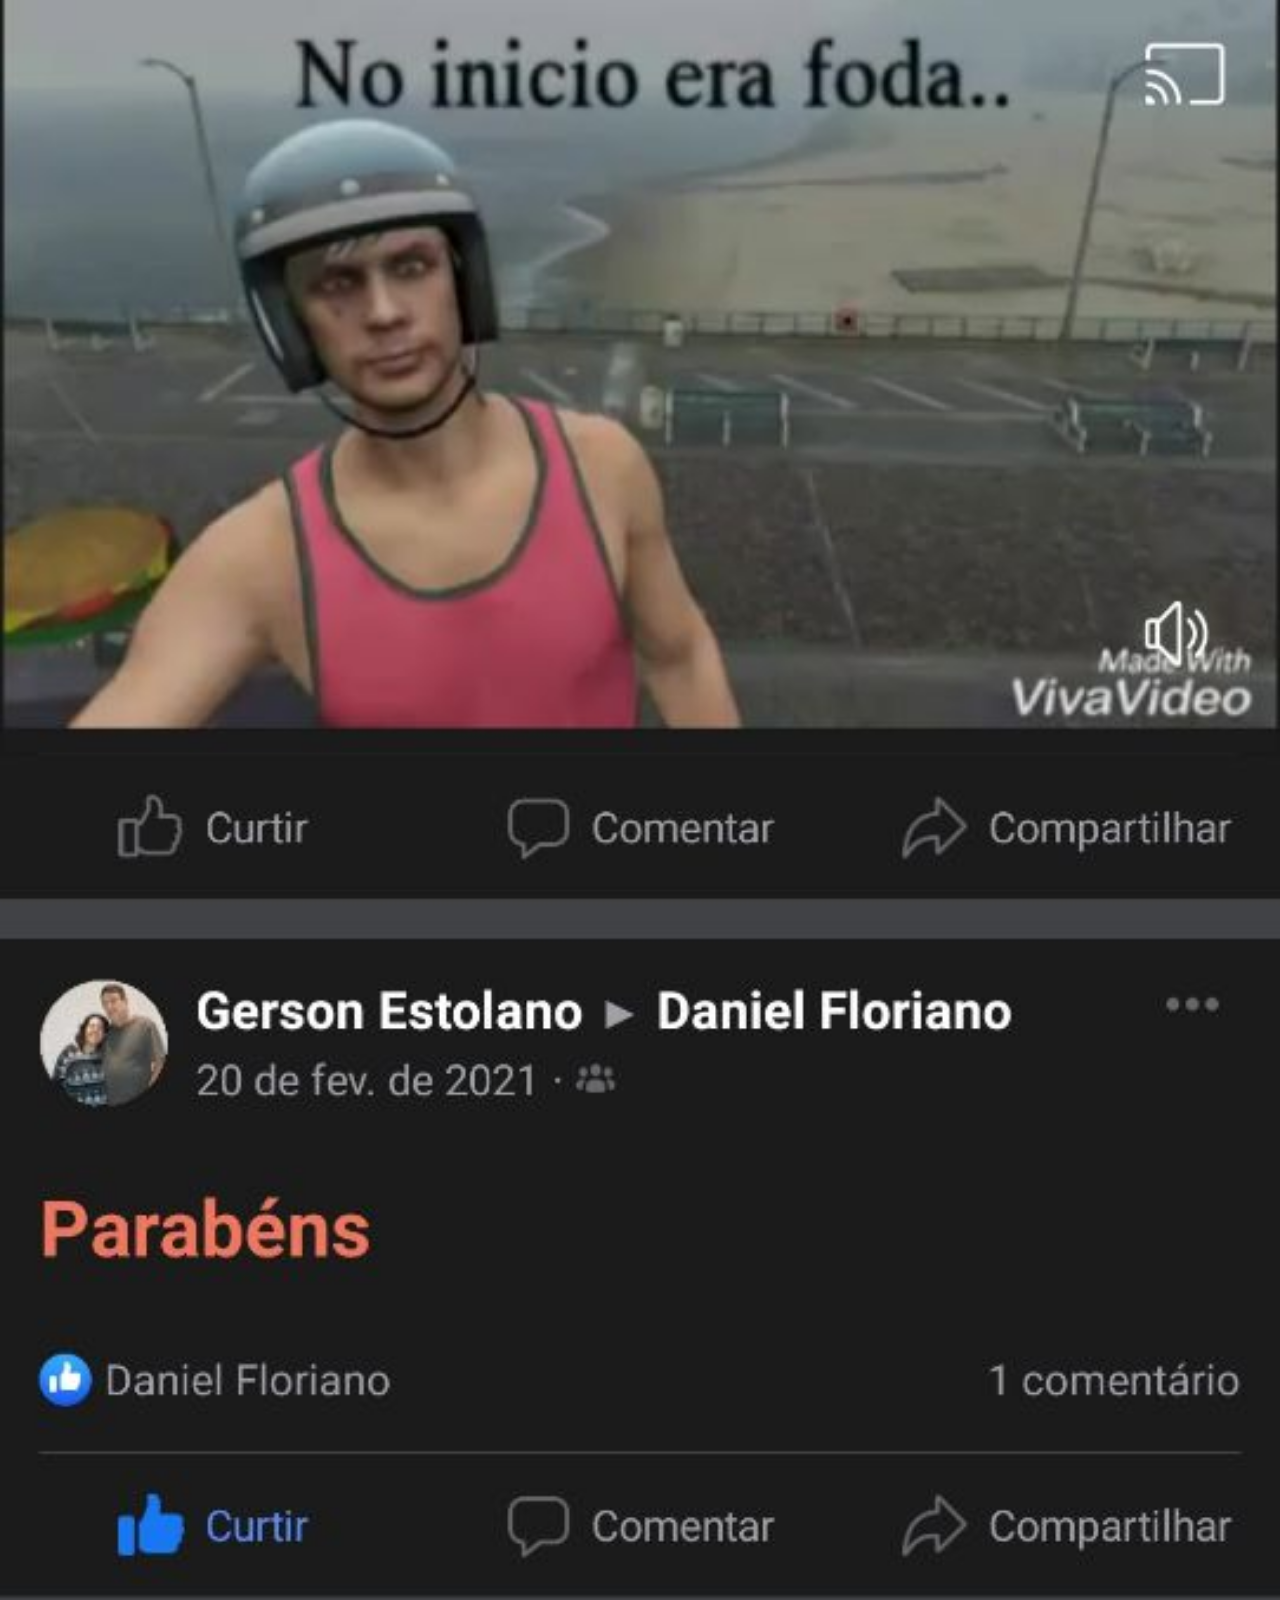
<file: myVersion/pages/facebook.html>
<!DOCTYPE html>
<html lang="pt-br">
<head>
    <meta charset="UTF-8">
    <meta http-equiv="X-UA-Compatible" content="IE=edge">
    <meta name="viewport" content="width=device-width, initial-scale=1.0">
    <link rel="stylesheet" href="../css/social.css">
    <title>Facebook</title>
</head>
<body>
    <img src="../images/tela-facebook.jpg" alt="Facebook">
    <a href="http://faceboo.com/danielfloriano7" target="_blank" rel="noopener noreferrer">ACESSE</a>
</body>
</html>
</file>
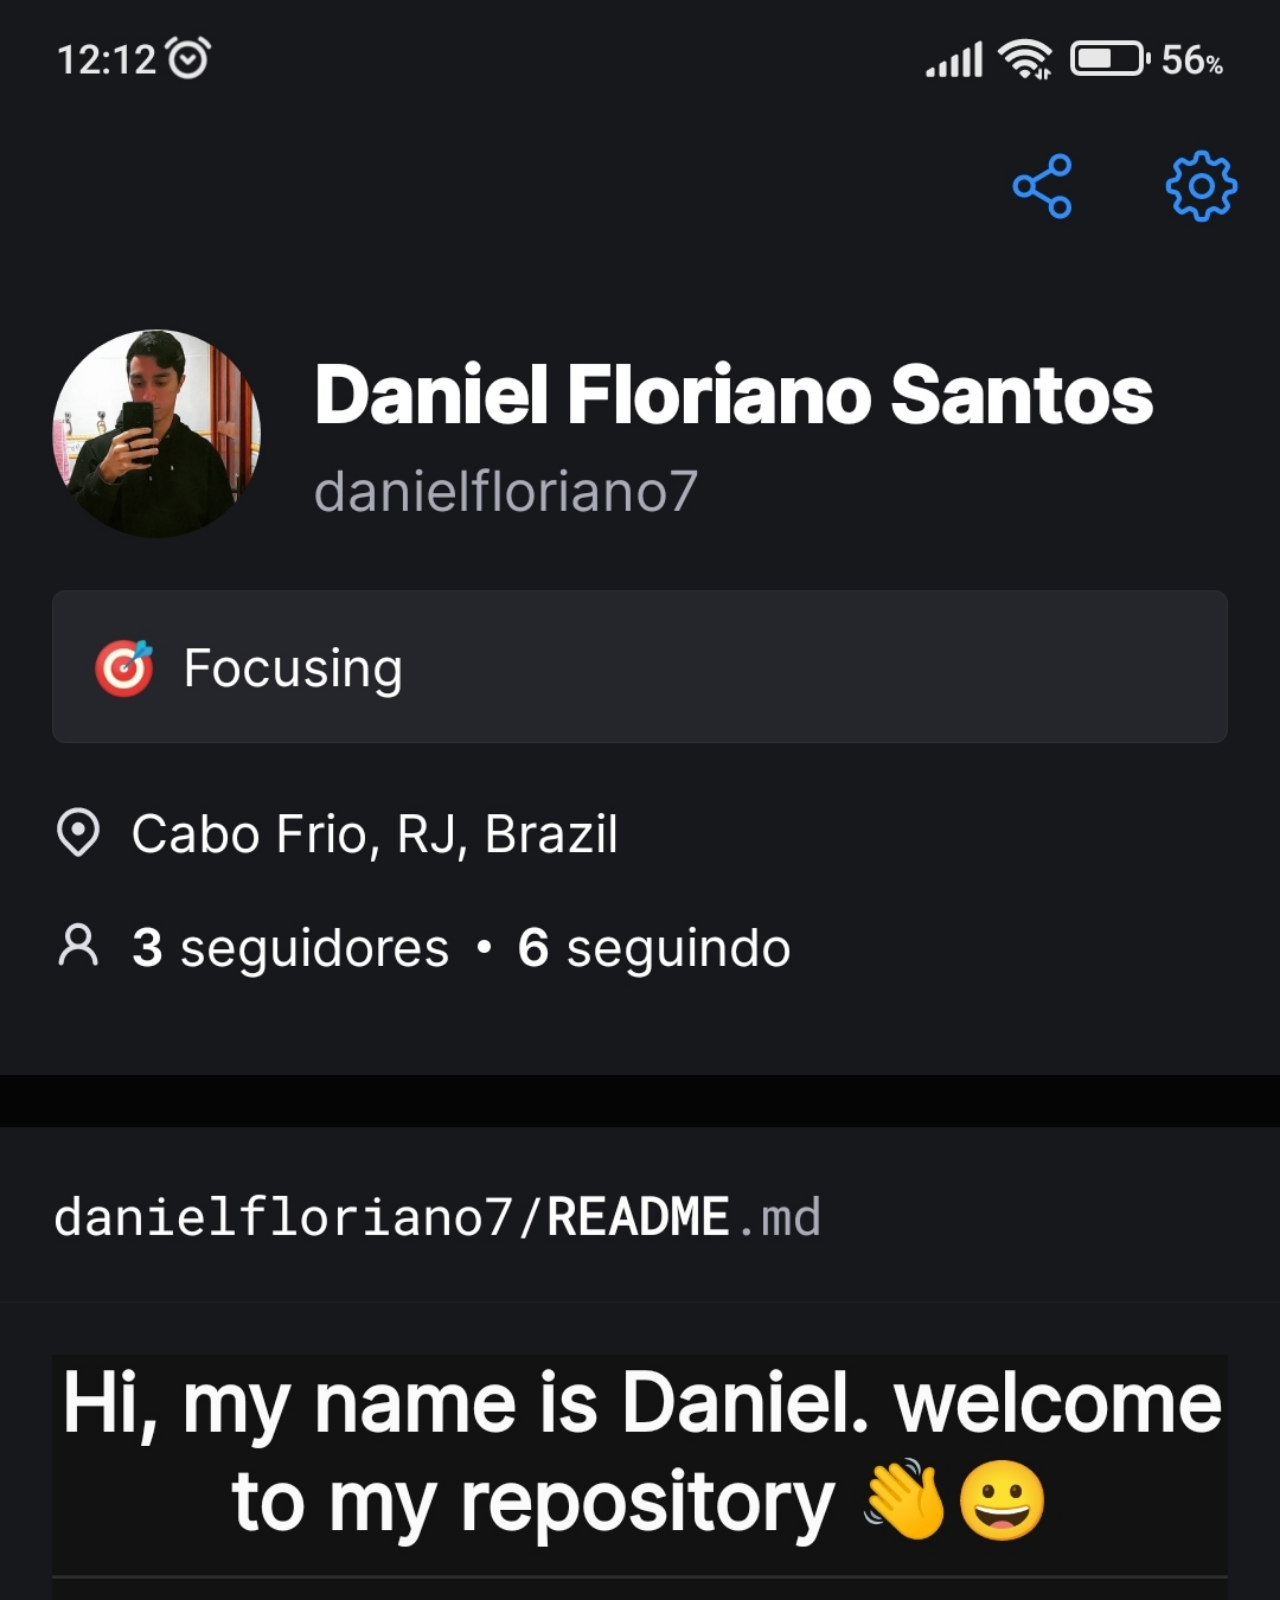
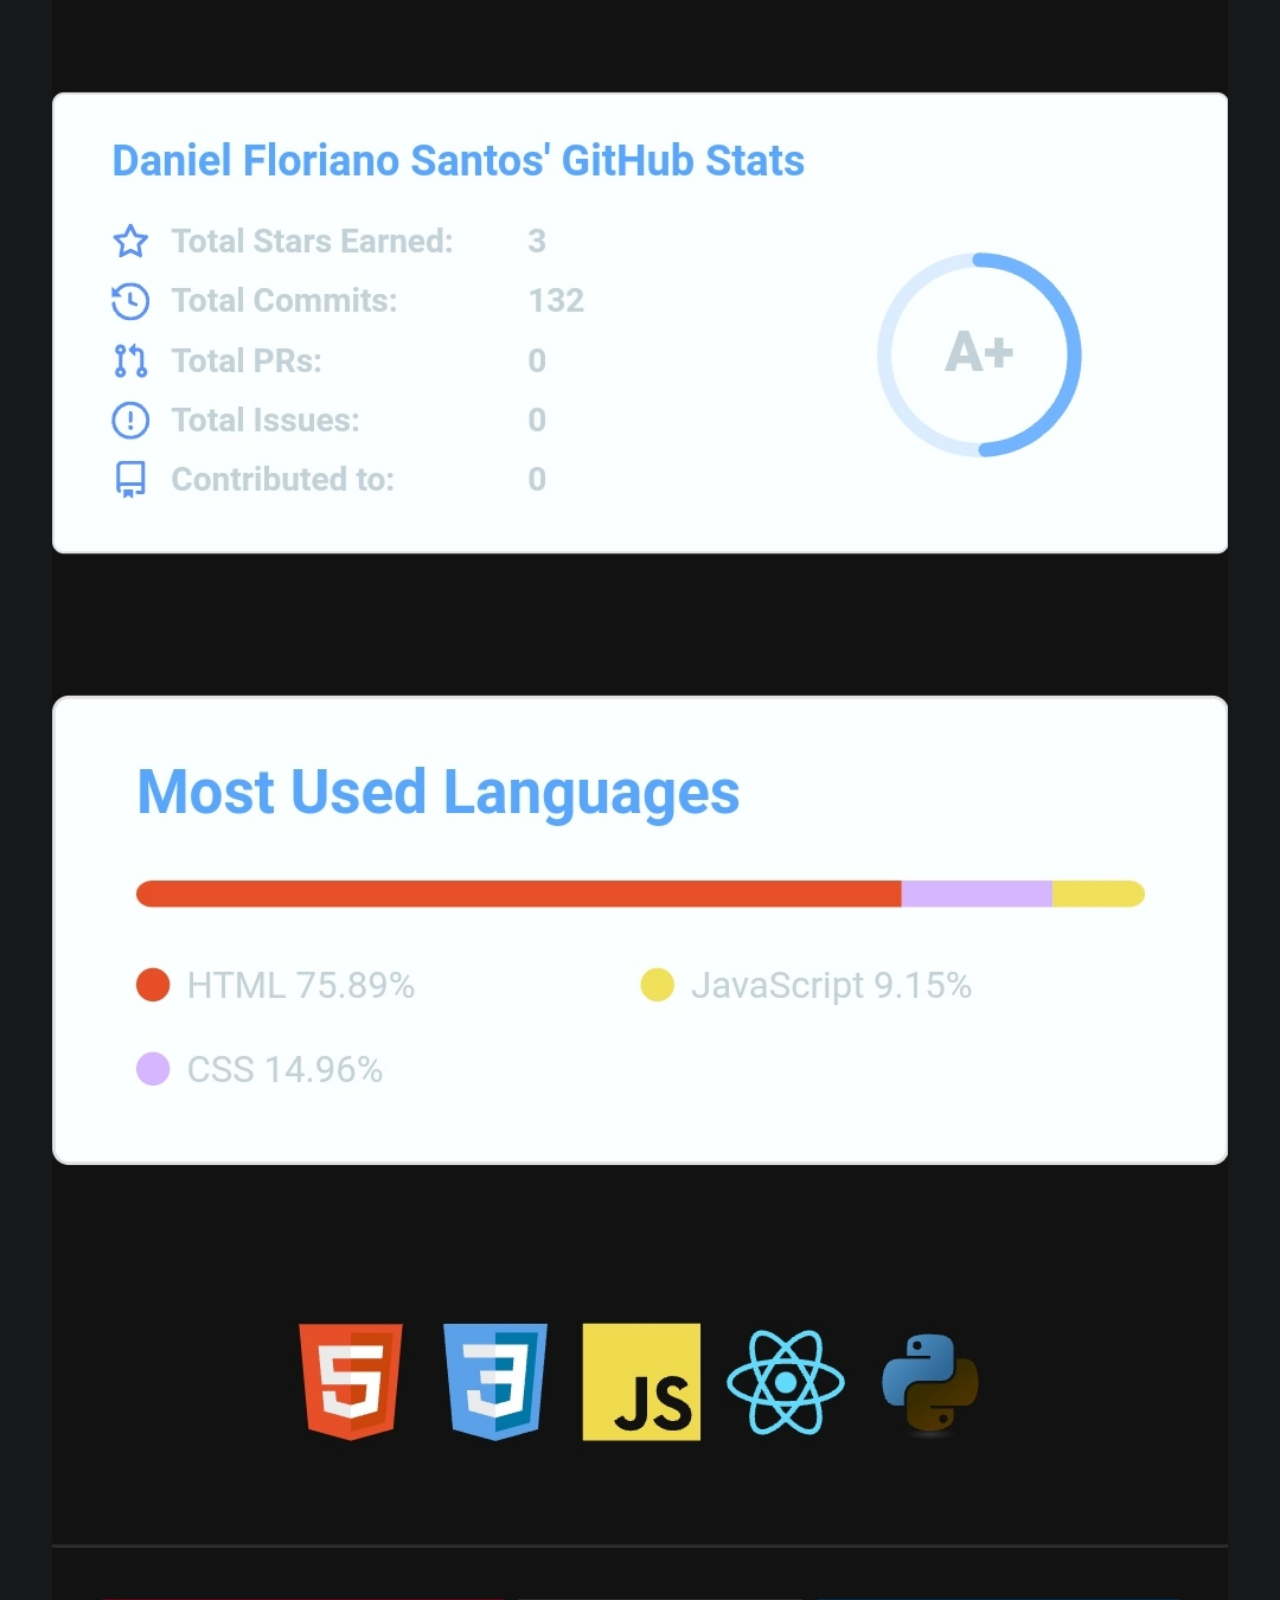
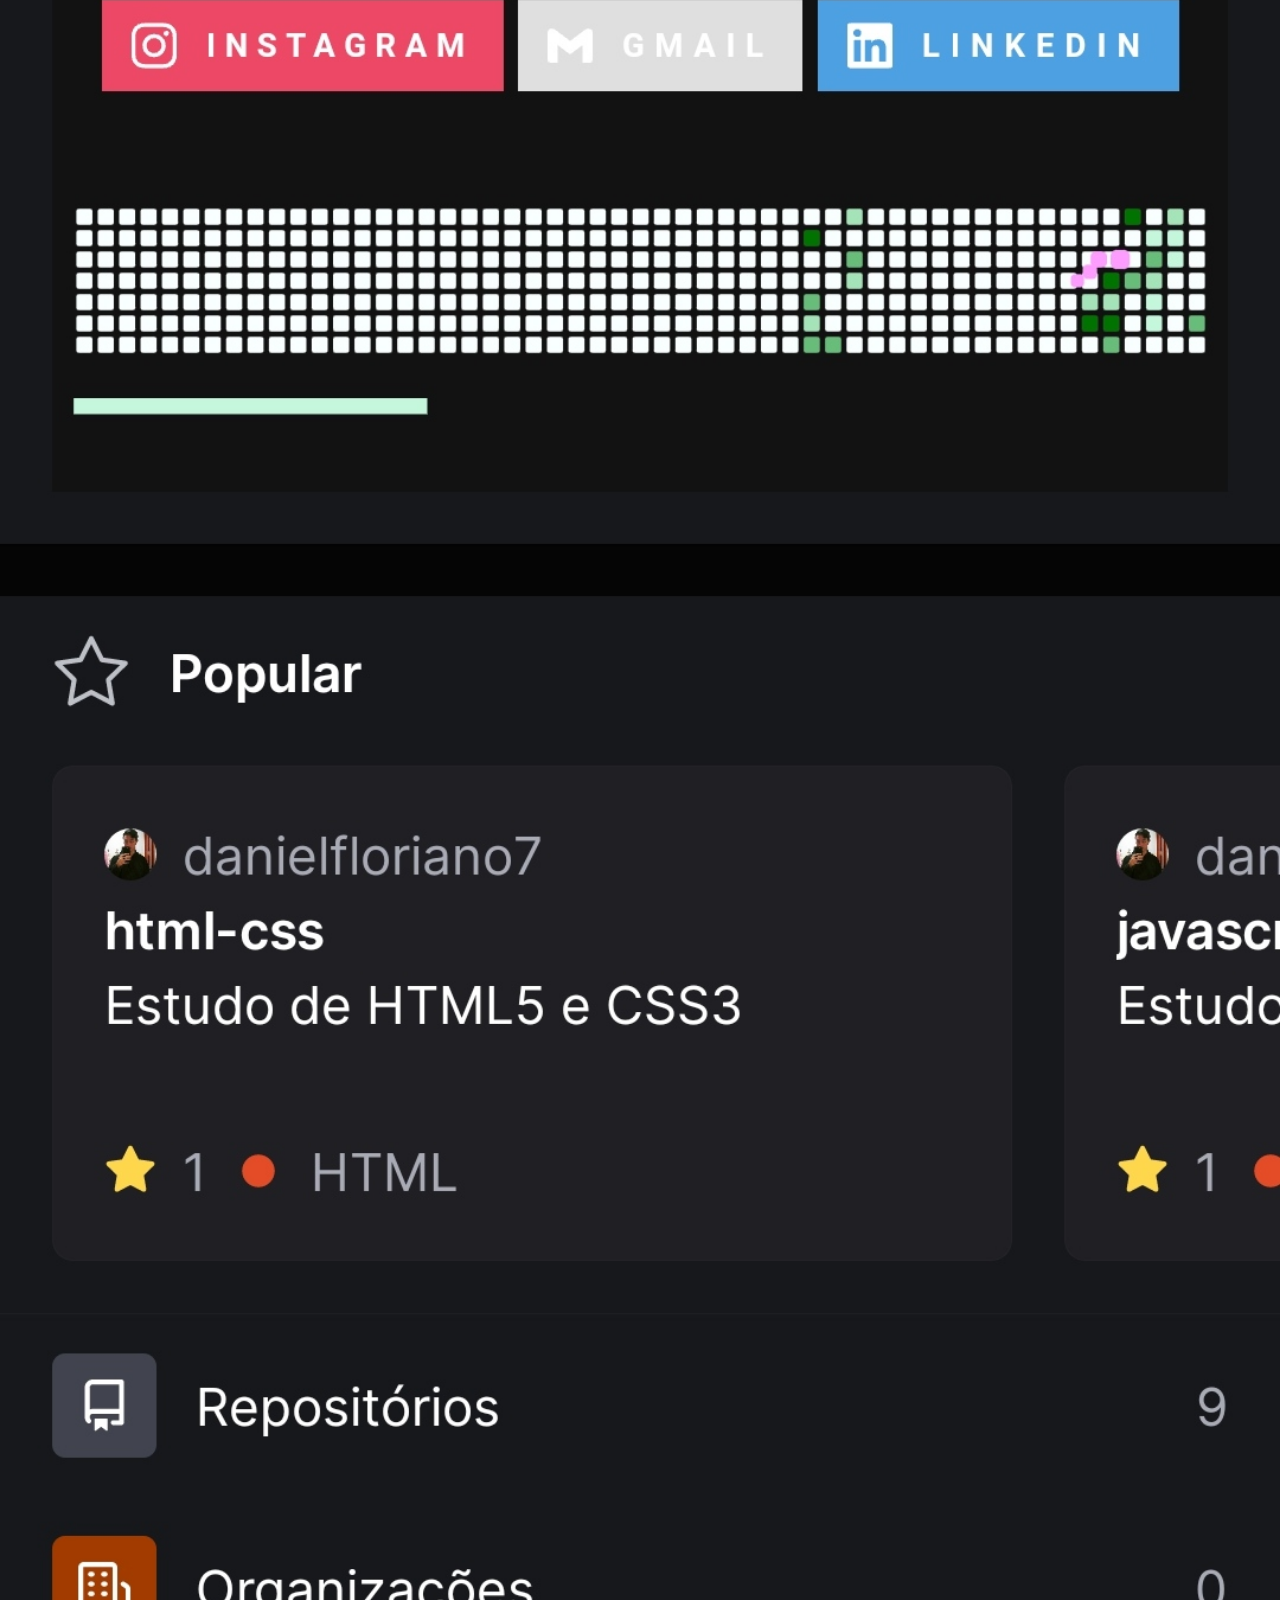
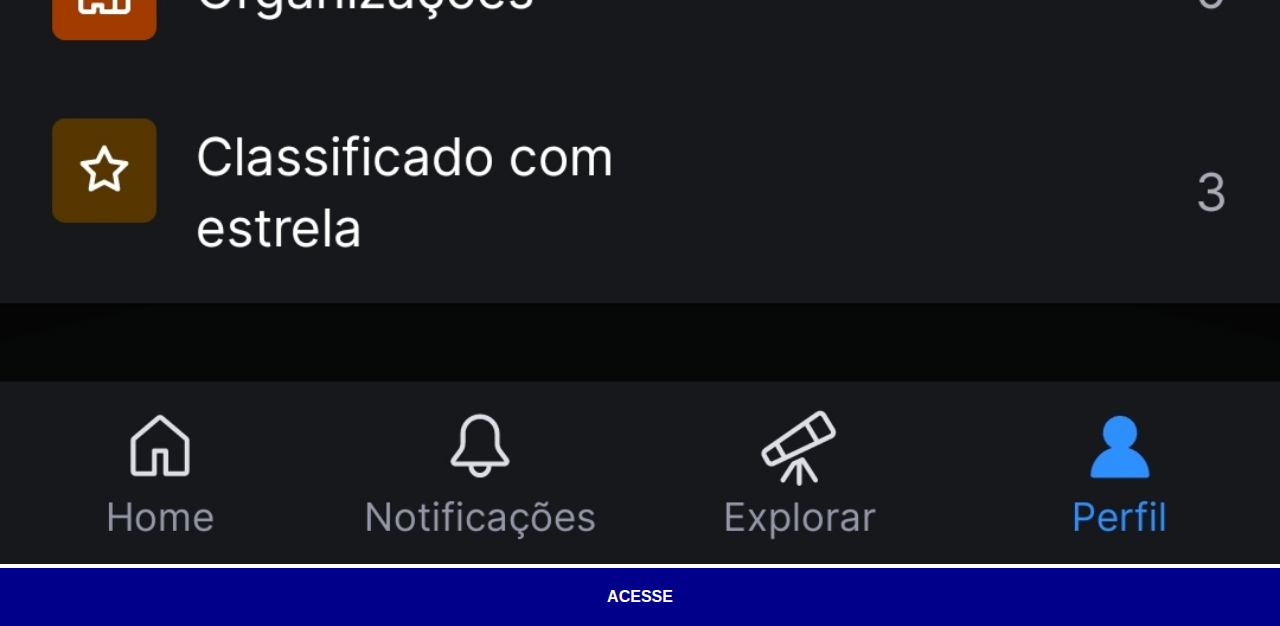
<file: myVersion/pages/github.html>
<!DOCTYPE html>
<html lang="pt-br">
<head>
    <meta charset="UTF-8">
    <meta http-equiv="X-UA-Compatible" content="IE=edge">
    <meta name="viewport" content="width=device-width, initial-scale=1.0">
    <link rel="stylesheet" href="../css/social.css">
    <title>Github</title>
</head>
<body>
    <img src="../images/tela-github.jpg" alt="Github">
    <a href="http://github.com/danielfloriano7" target="_blank" rel="noopener noreferrer">ACESSE</a>
</body>
</html>
</file>
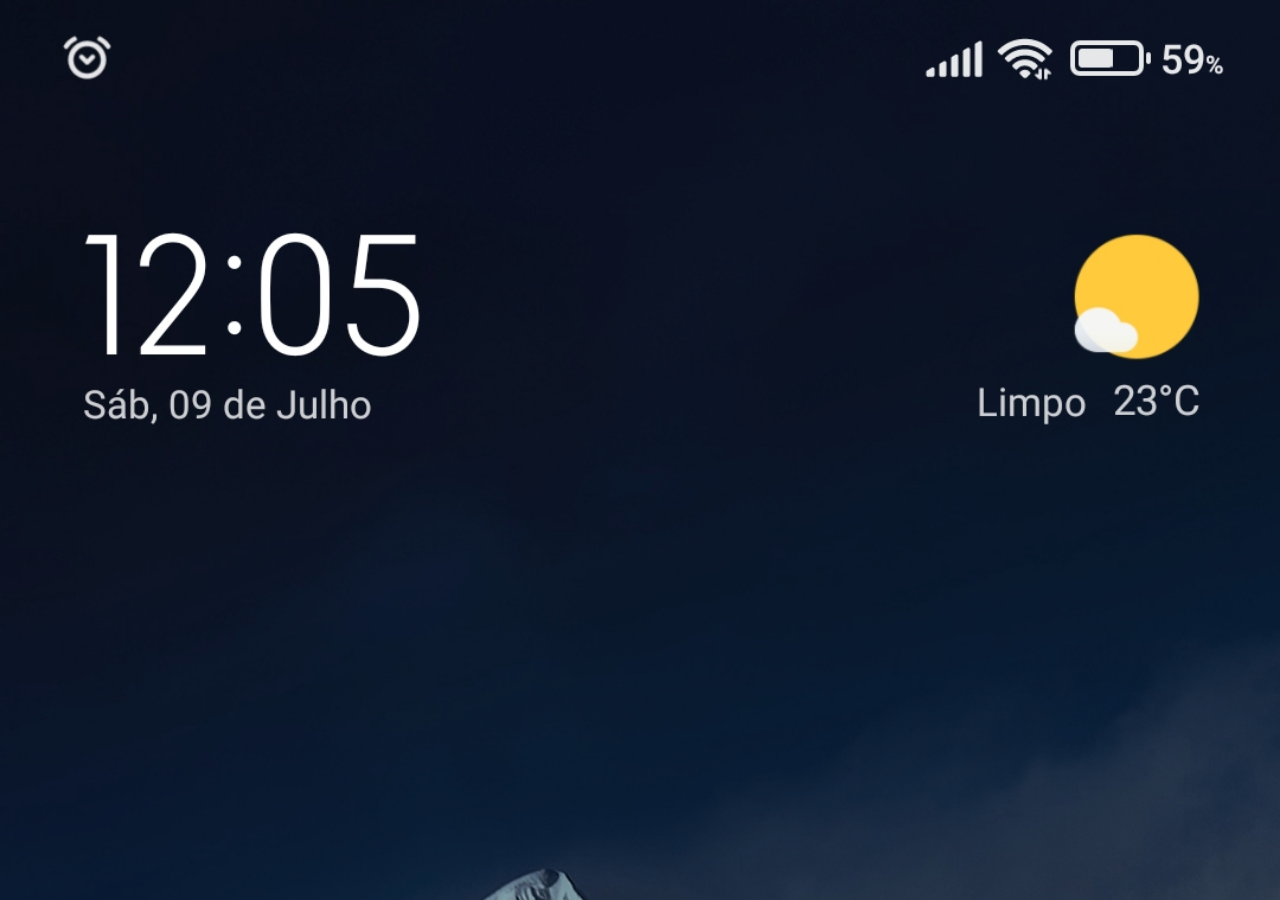
<file: myVersion/pages/home.html>
<!DOCTYPE html>
<html lang="pt-br">
<head>
    <meta charset="UTF-8">
    <meta http-equiv="X-UA-Compatible" content="IE=edge">
    <meta name="viewport" content="width=device-width, initial-scale=1.0">
    
    <style>
        * {
            margin: 0;
            padding: 0;
        }

        body {
            width: 100vw;
            height: 100vh;
            background: black url('../images/tela-home.jpg') no-repeat top center;
            background-size: cover;
        }
    </style>
    <title>Home</title>
</head>
<body>
    
    
</body>
</html>
</file>
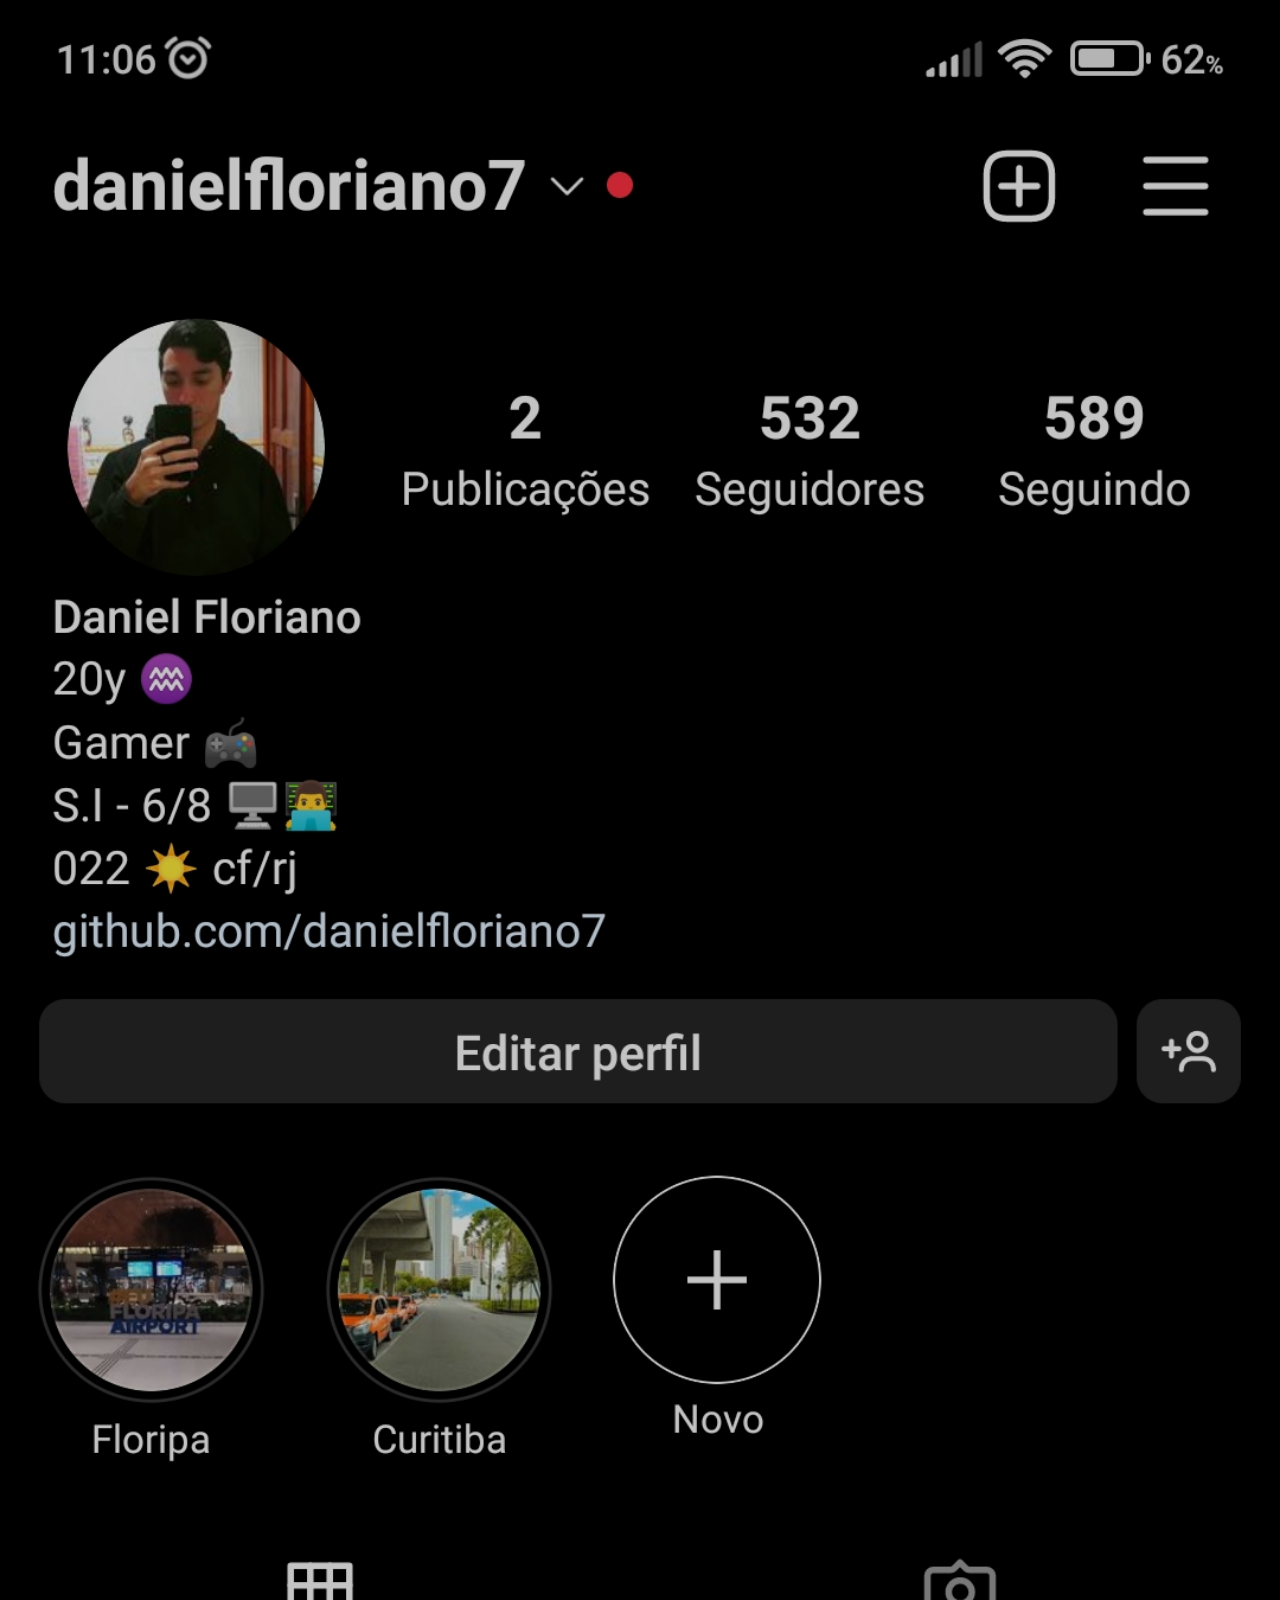
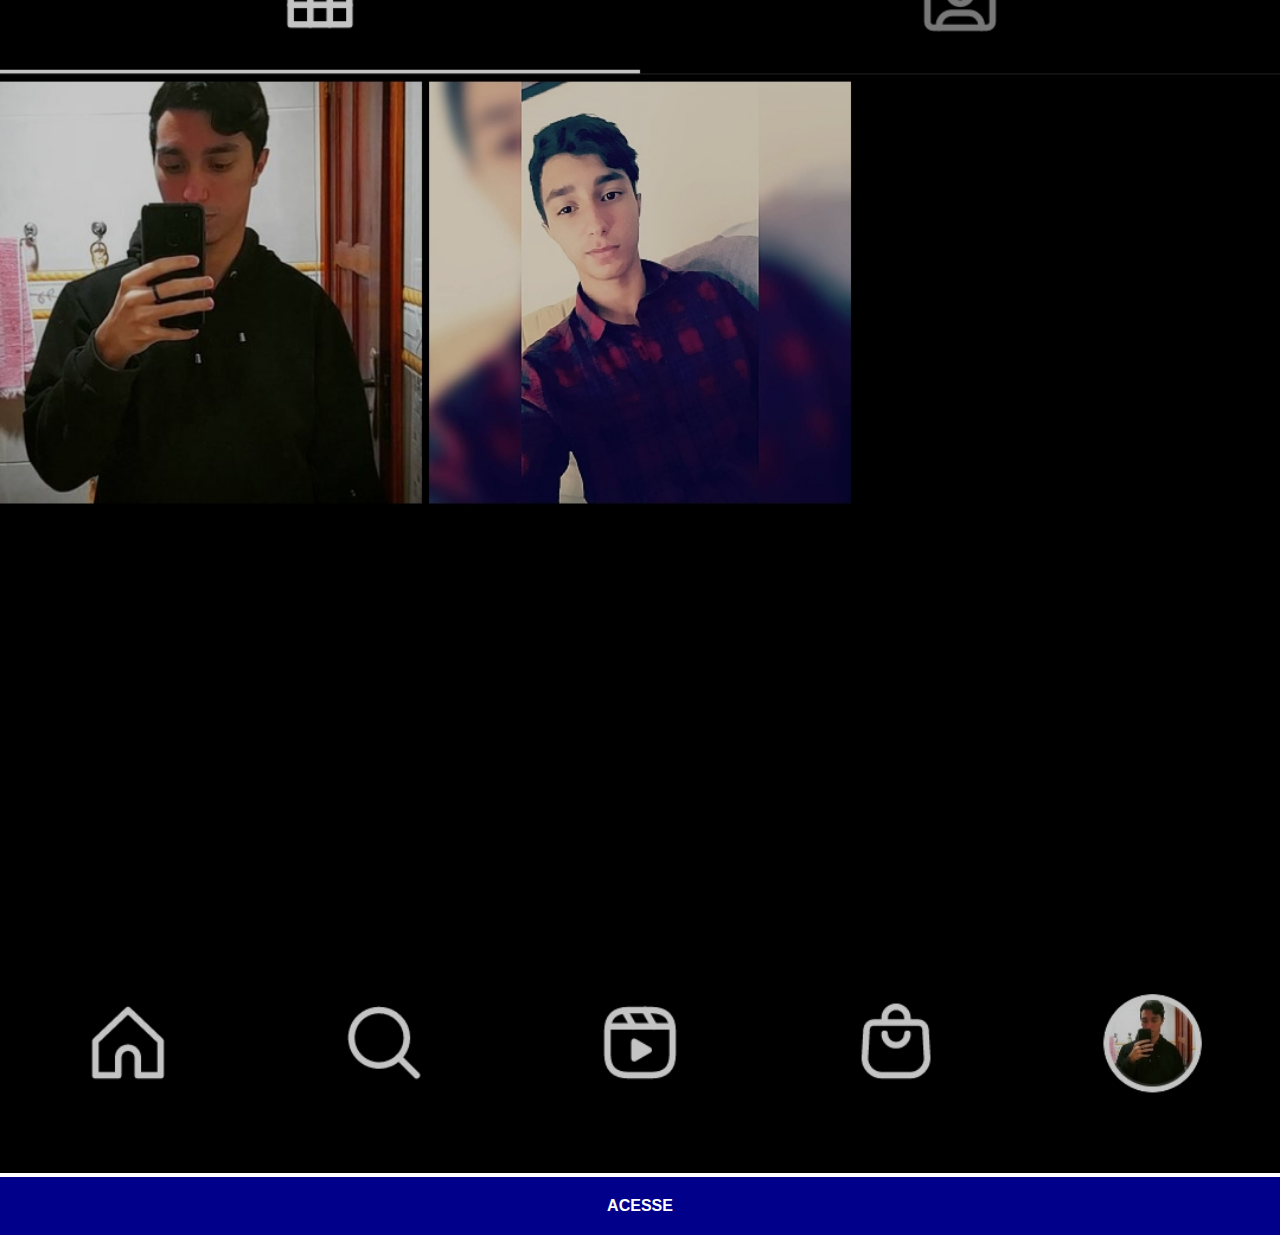
<file: myVersion/pages/instagram.html>
<!DOCTYPE html>
<html lang="pt-br">
<head>
    <meta charset="UTF-8">
    <meta http-equiv="X-UA-Compatible" content="IE=edge">
    <meta name="viewport" content="width=device-width, initial-scale=1.0"> 
    <link rel="stylesheet" href="../css/social.css">
    <title>Instagram</title>
</head>
<body>
    <img src="../images/tela-instagram.jpg" alt="Instagram">
    <a href="http://instagram.com/danielfloriano7" target="_blank" rel="noopener noreferrer">ACESSE</a>
</body>
</html>
</file>
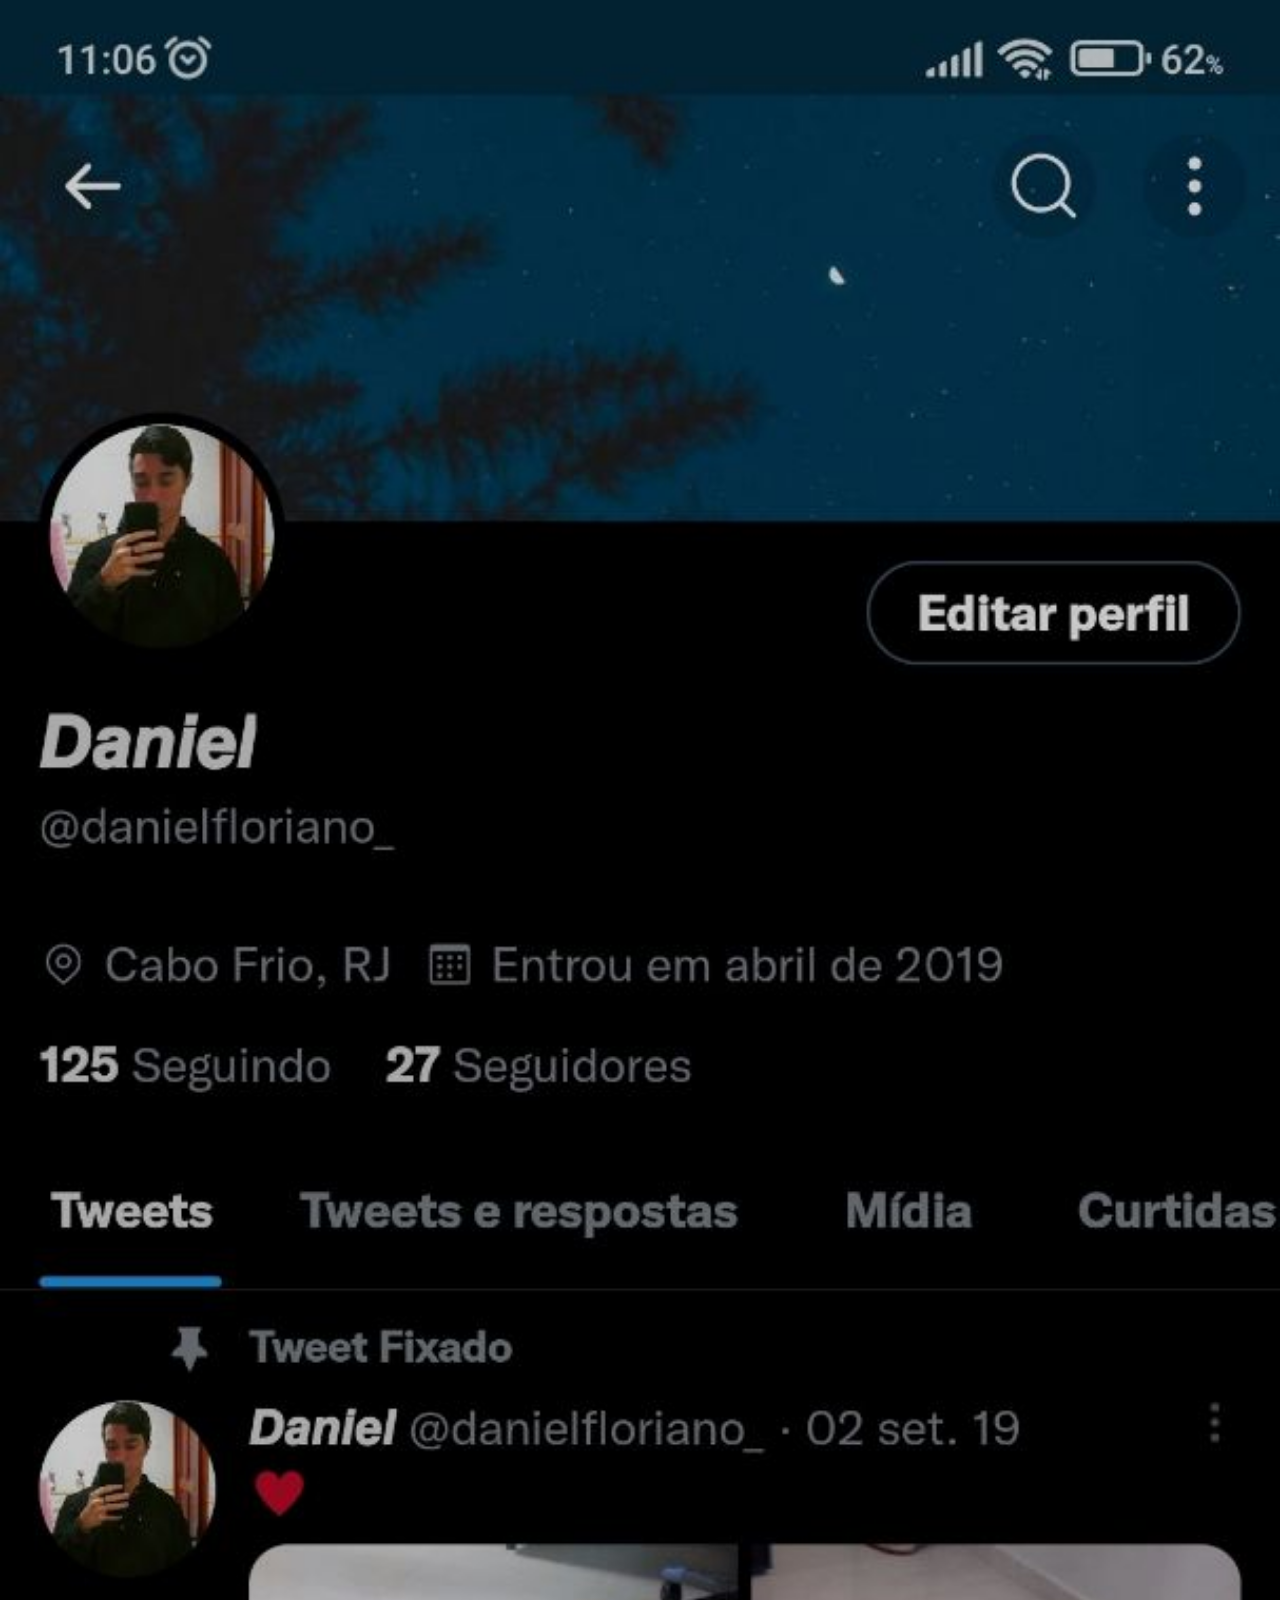
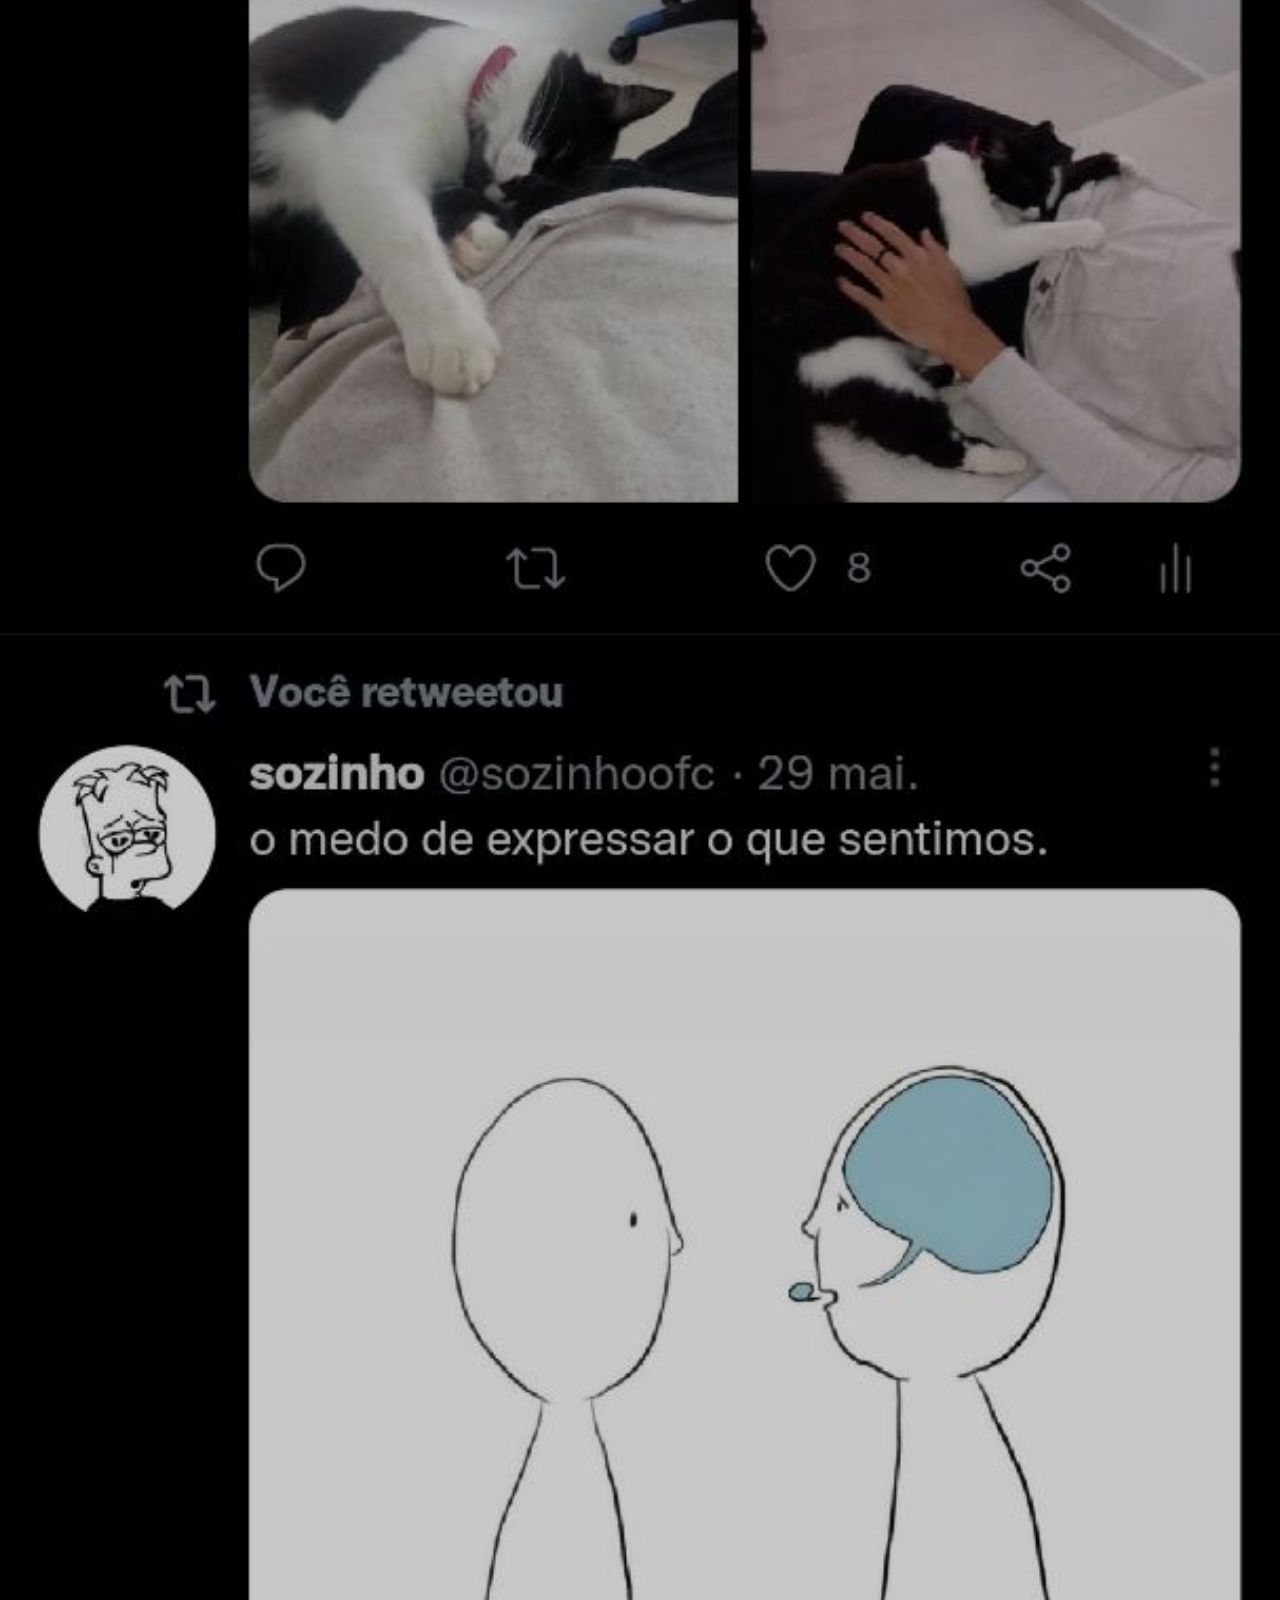
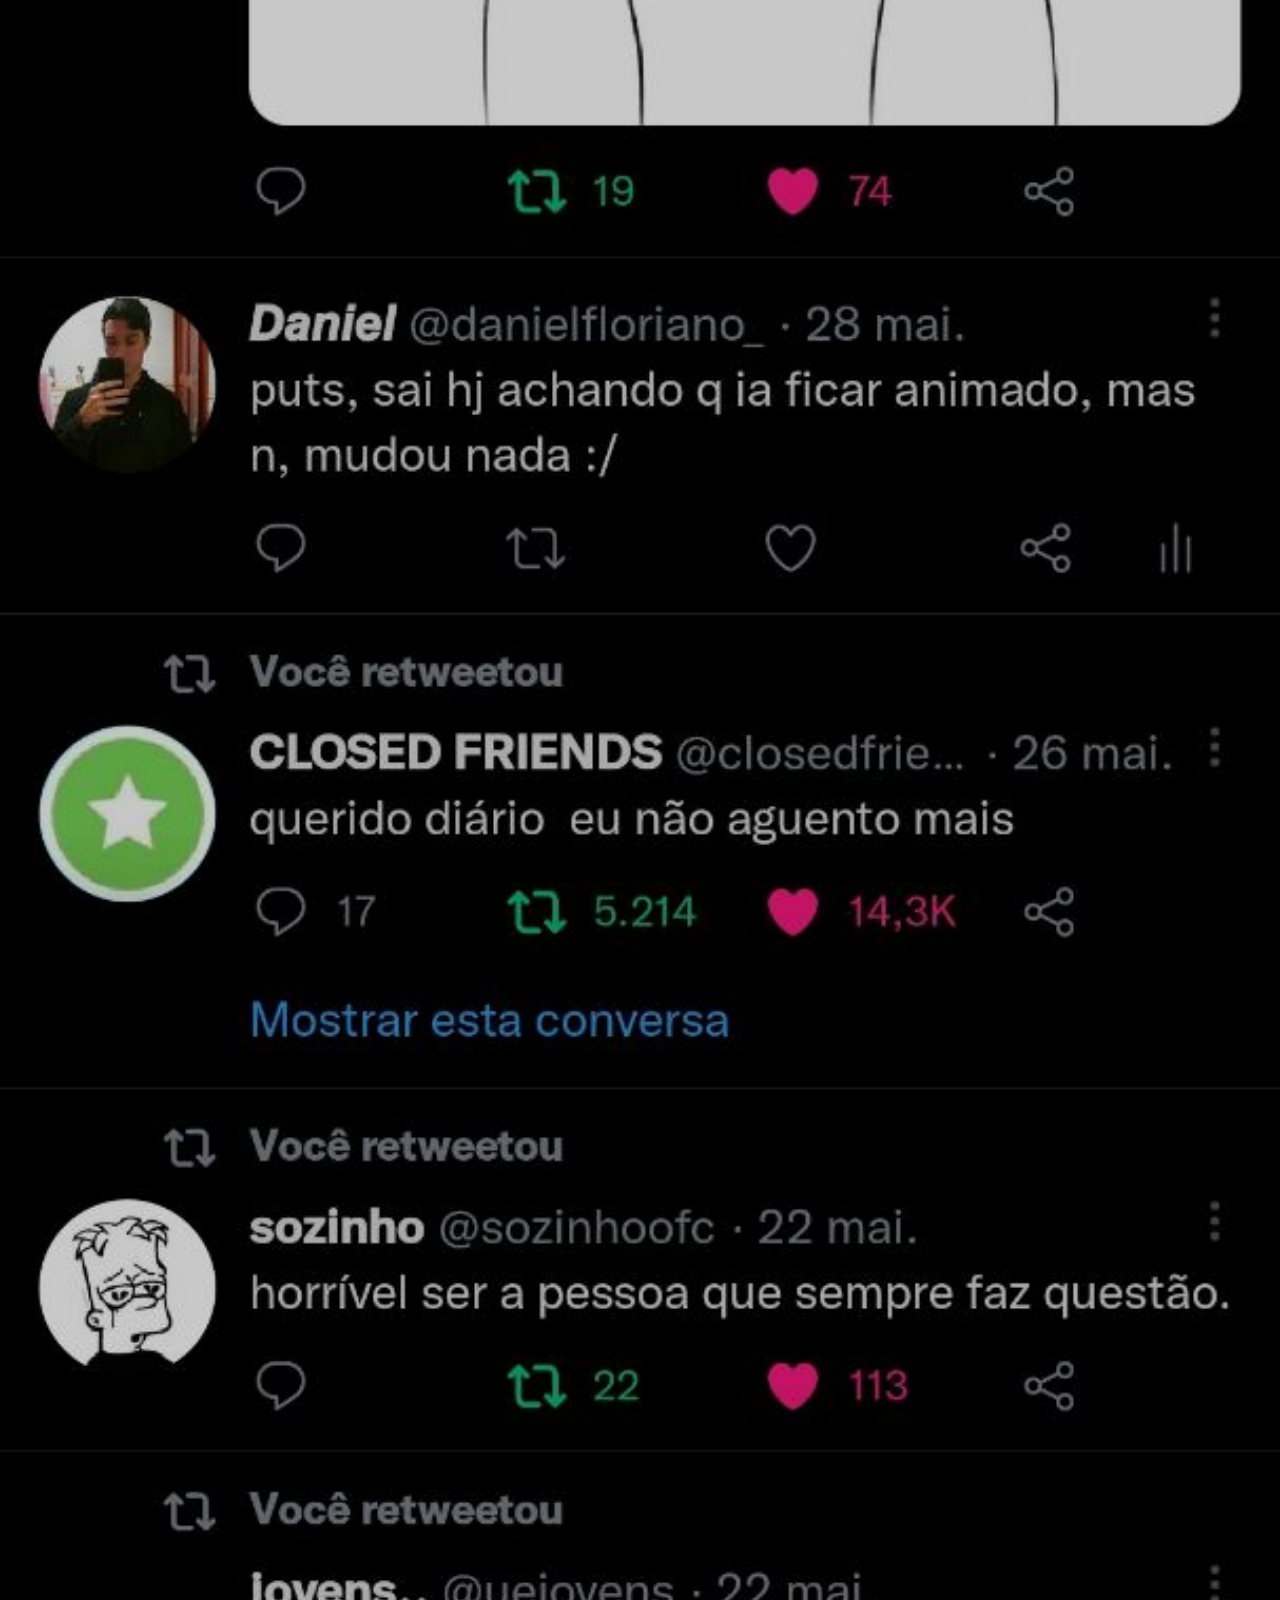
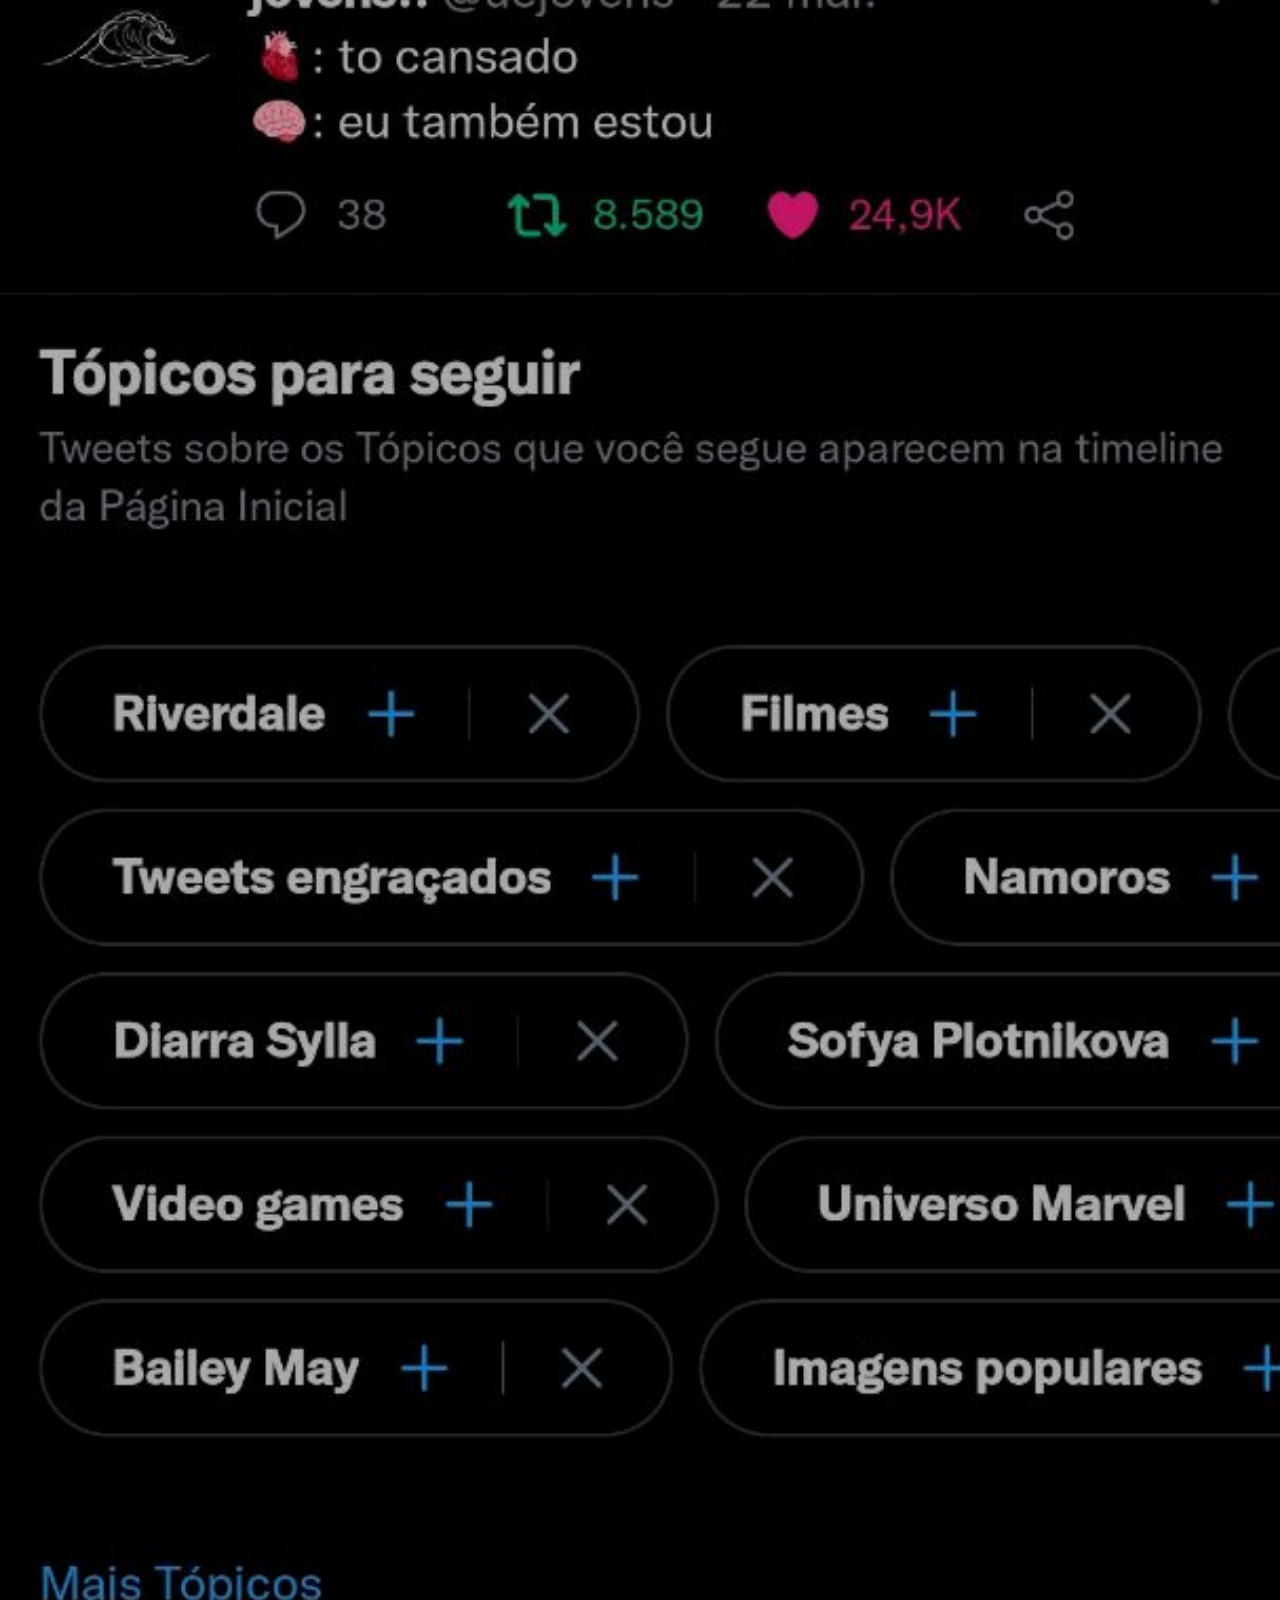
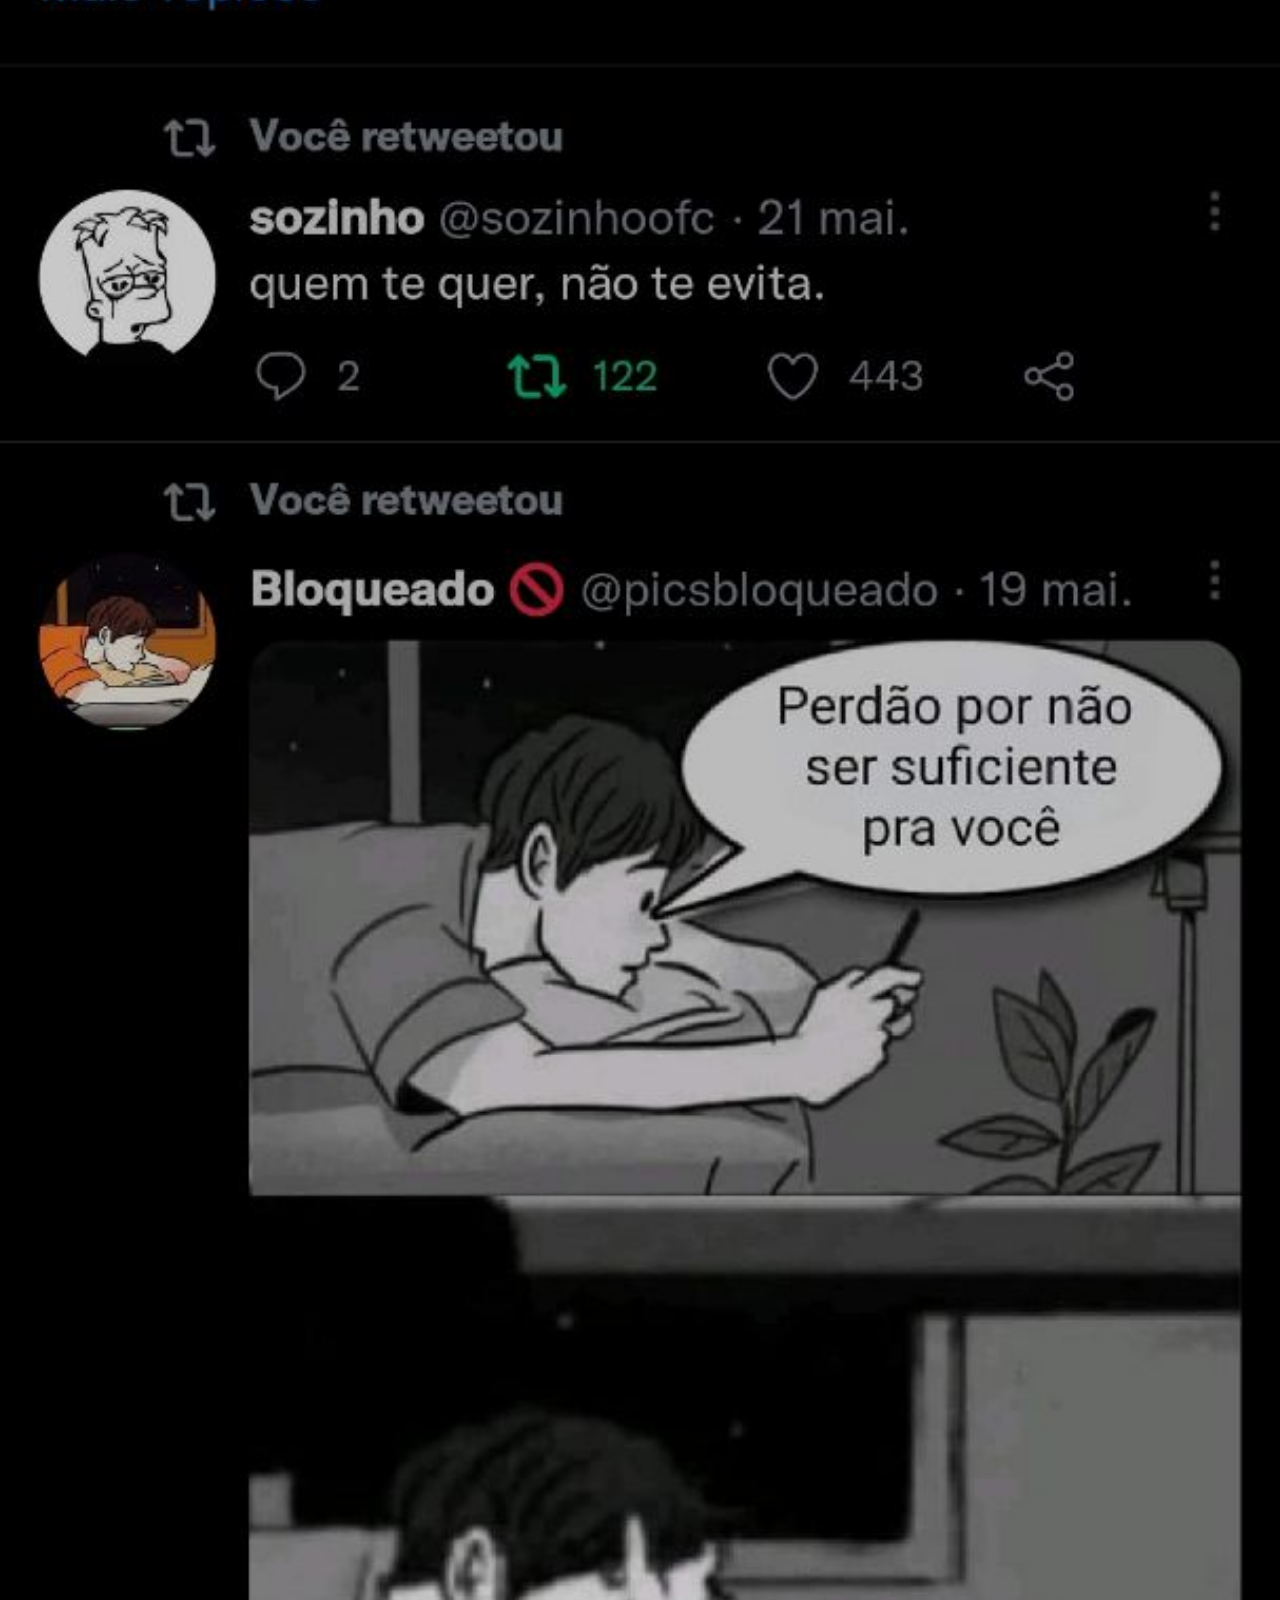
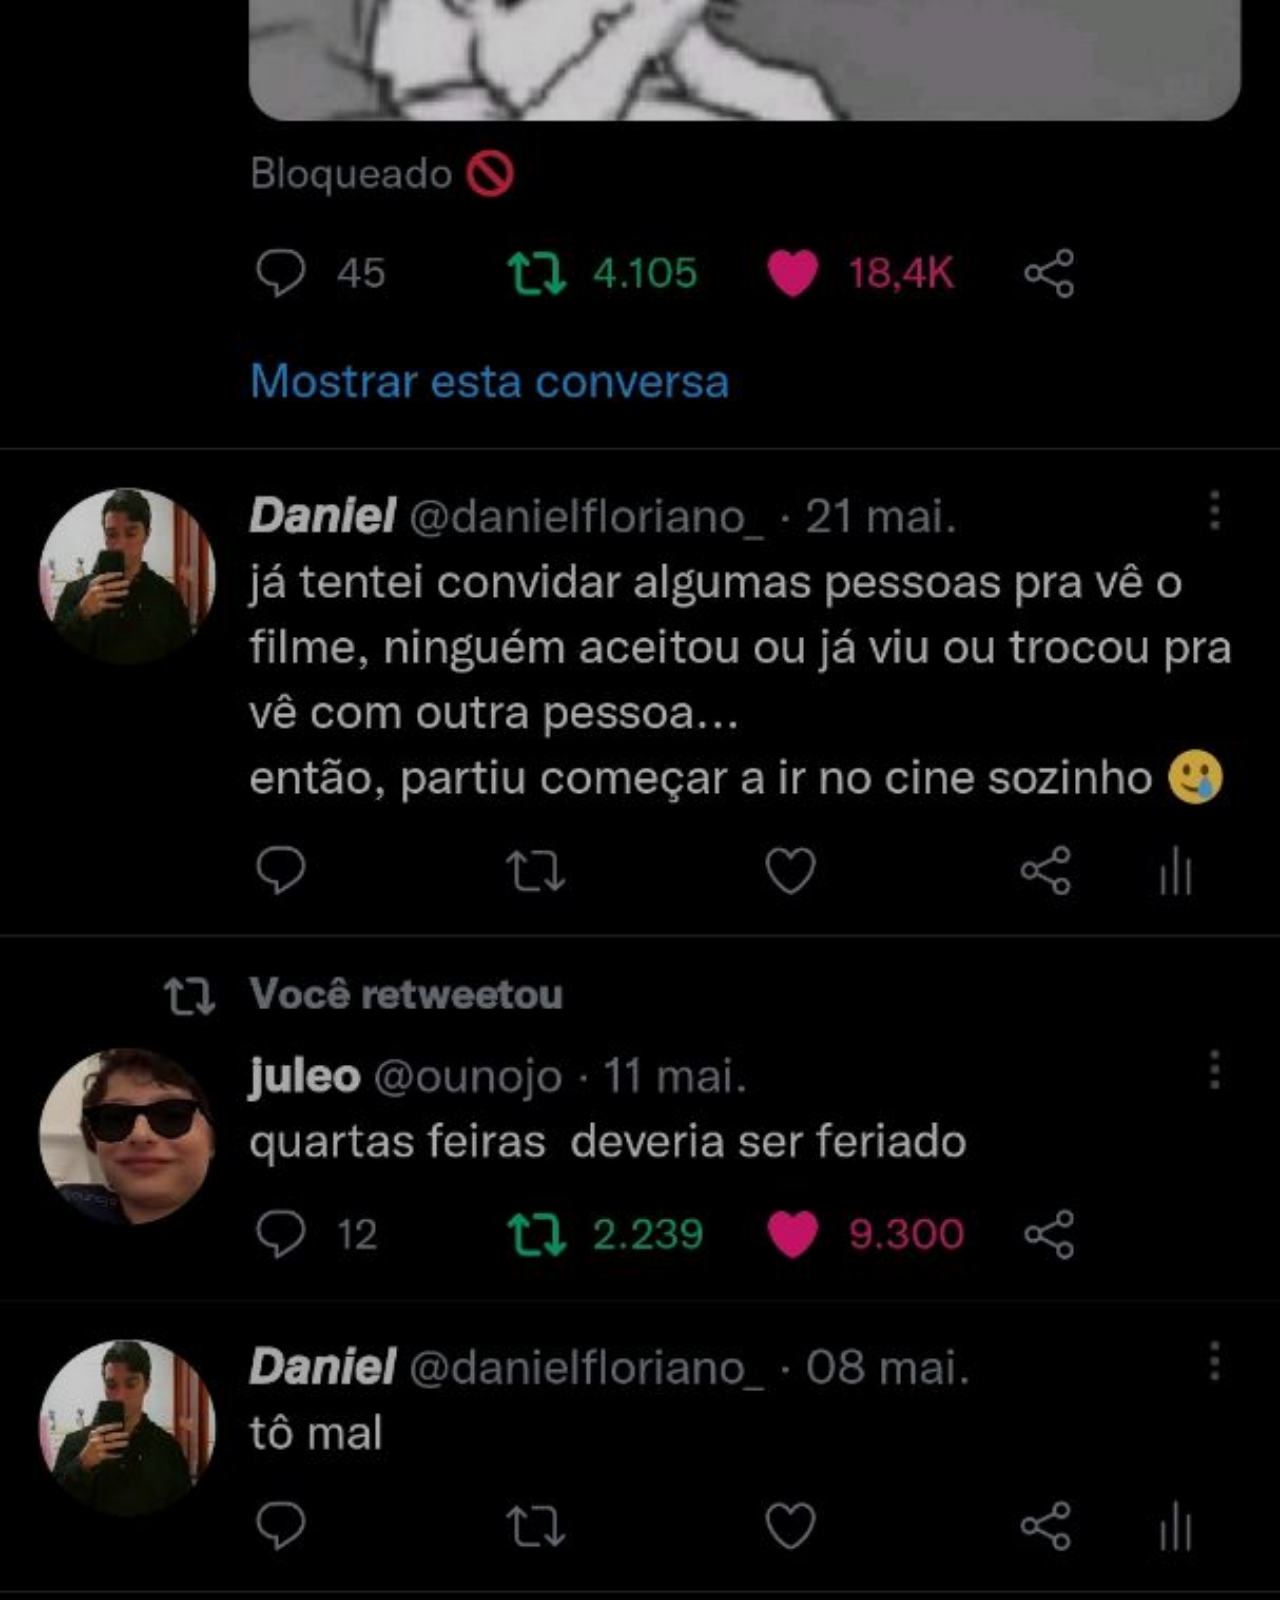
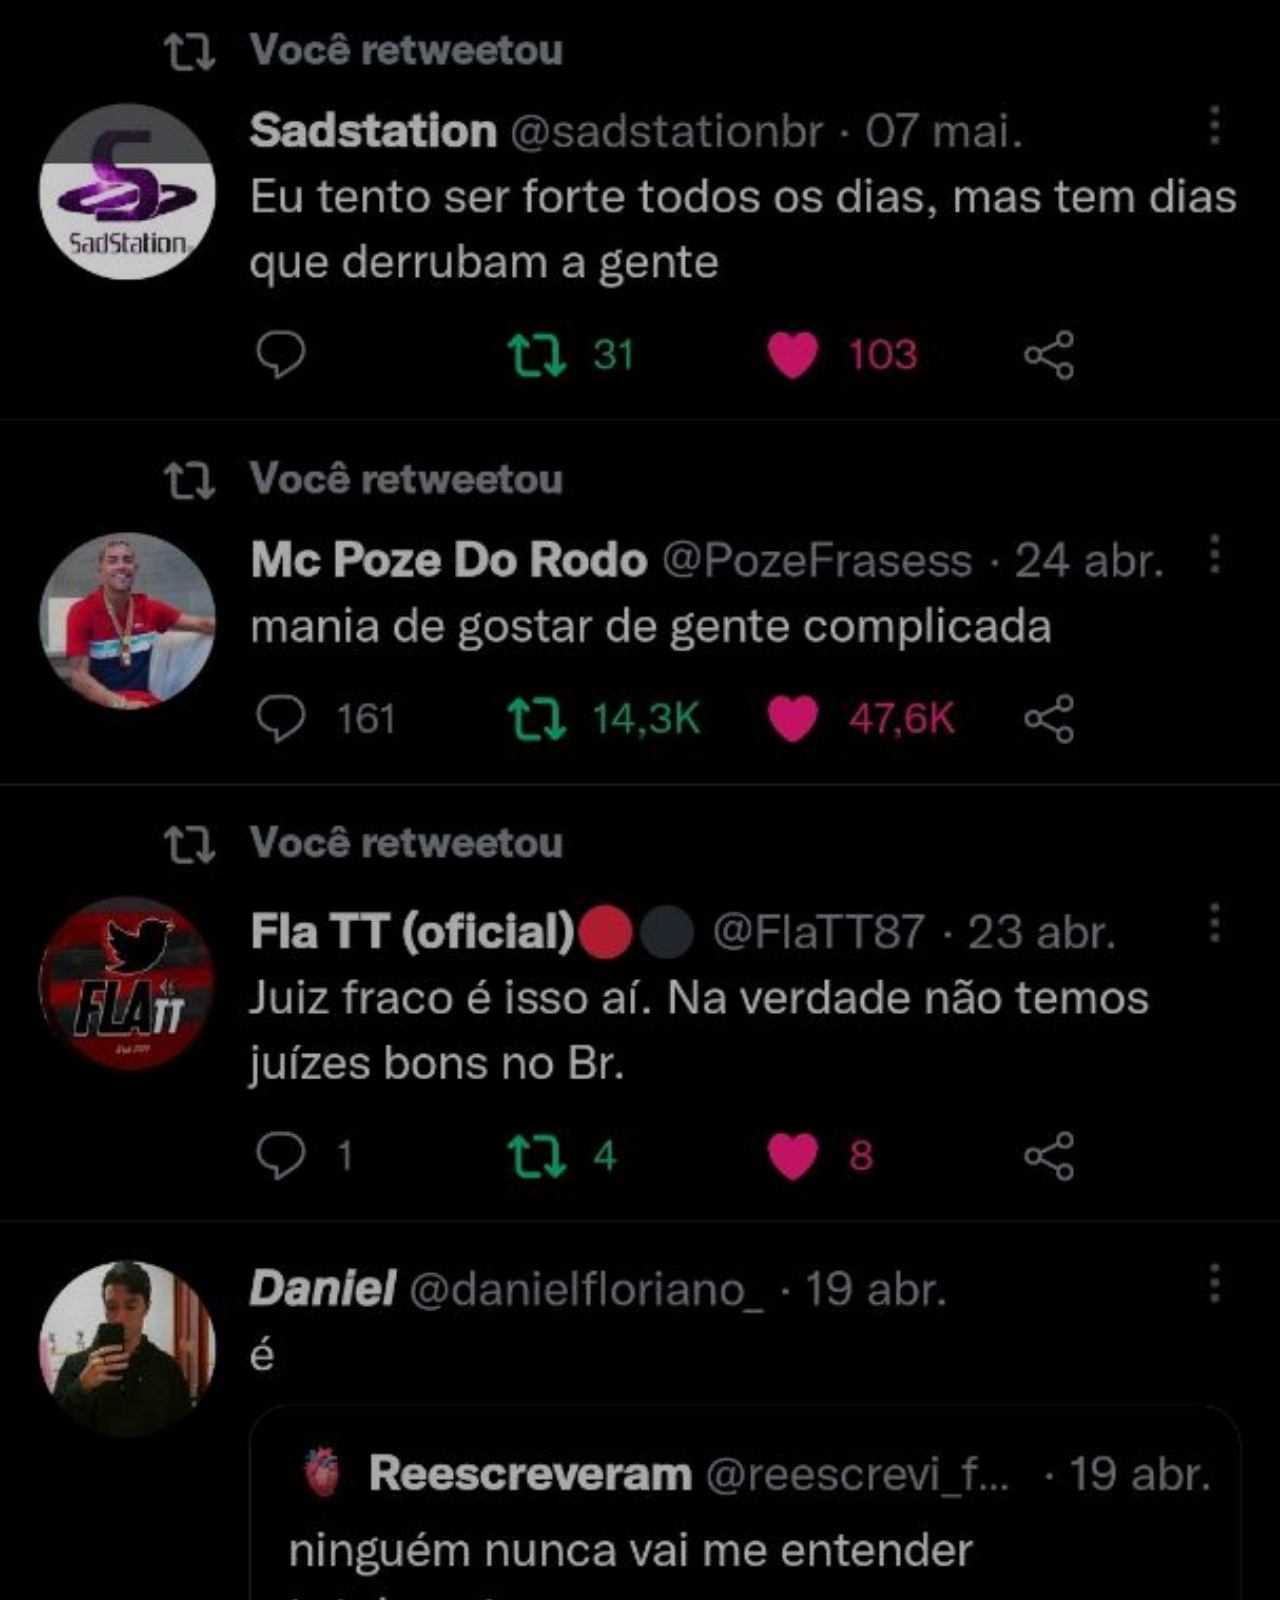
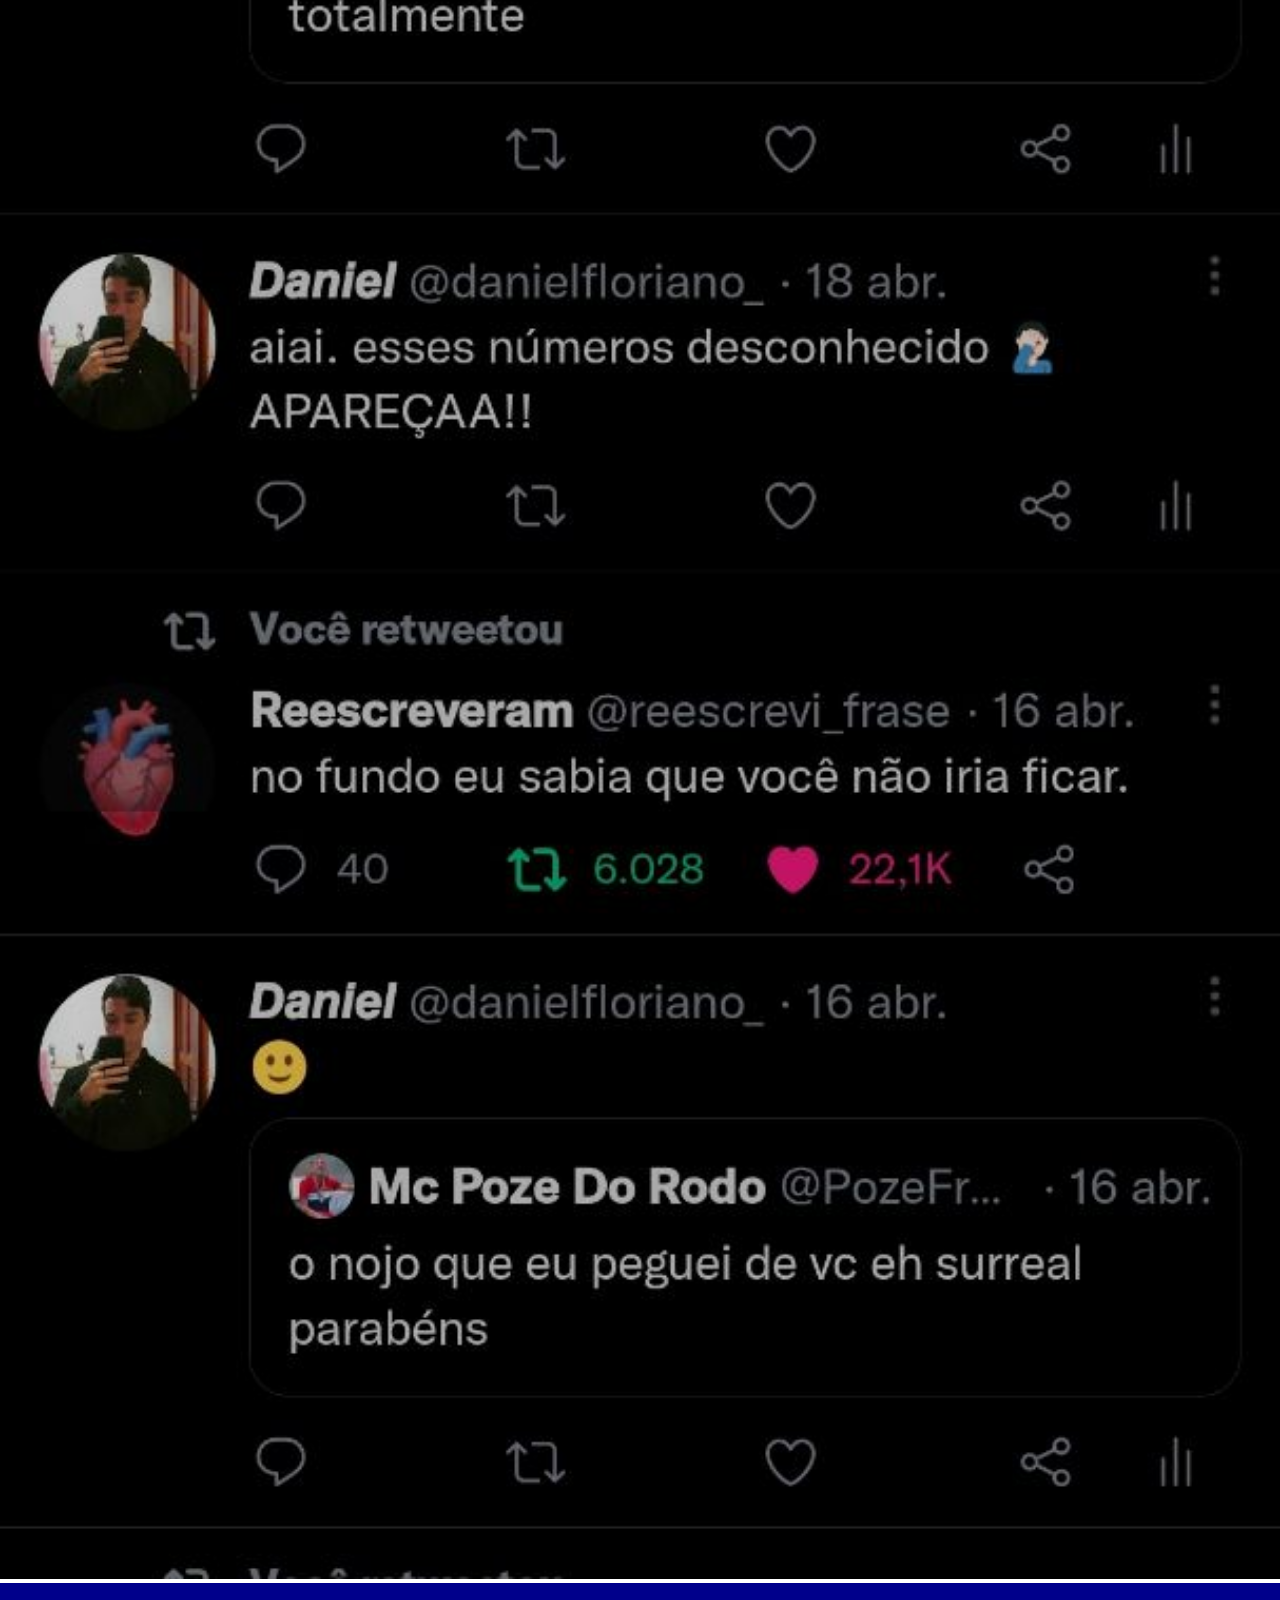
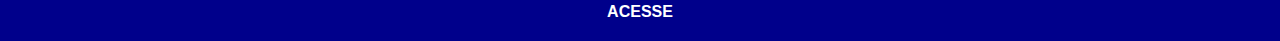
<file: myVersion/pages/twitter.html>
<!DOCTYPE html>
<html lang="pt-br">
<head>
    <meta charset="UTF-8">
    <meta http-equiv="X-UA-Compatible" content="IE=edge">
    <meta name="viewport" content="width=device-width, initial-scale=1.0">
    <link rel="stylesheet" href="../css/social.css">
    <title>Twitter</title>
</head>
<body>
    <img src="../images/tela-twitter.jpg" alt="Twitter">
    <a href="http://twitter.com/danielfloriano_" target="_blank" rel="noopener noreferrer">ACESSE</a>
</body>
</html>
</file>
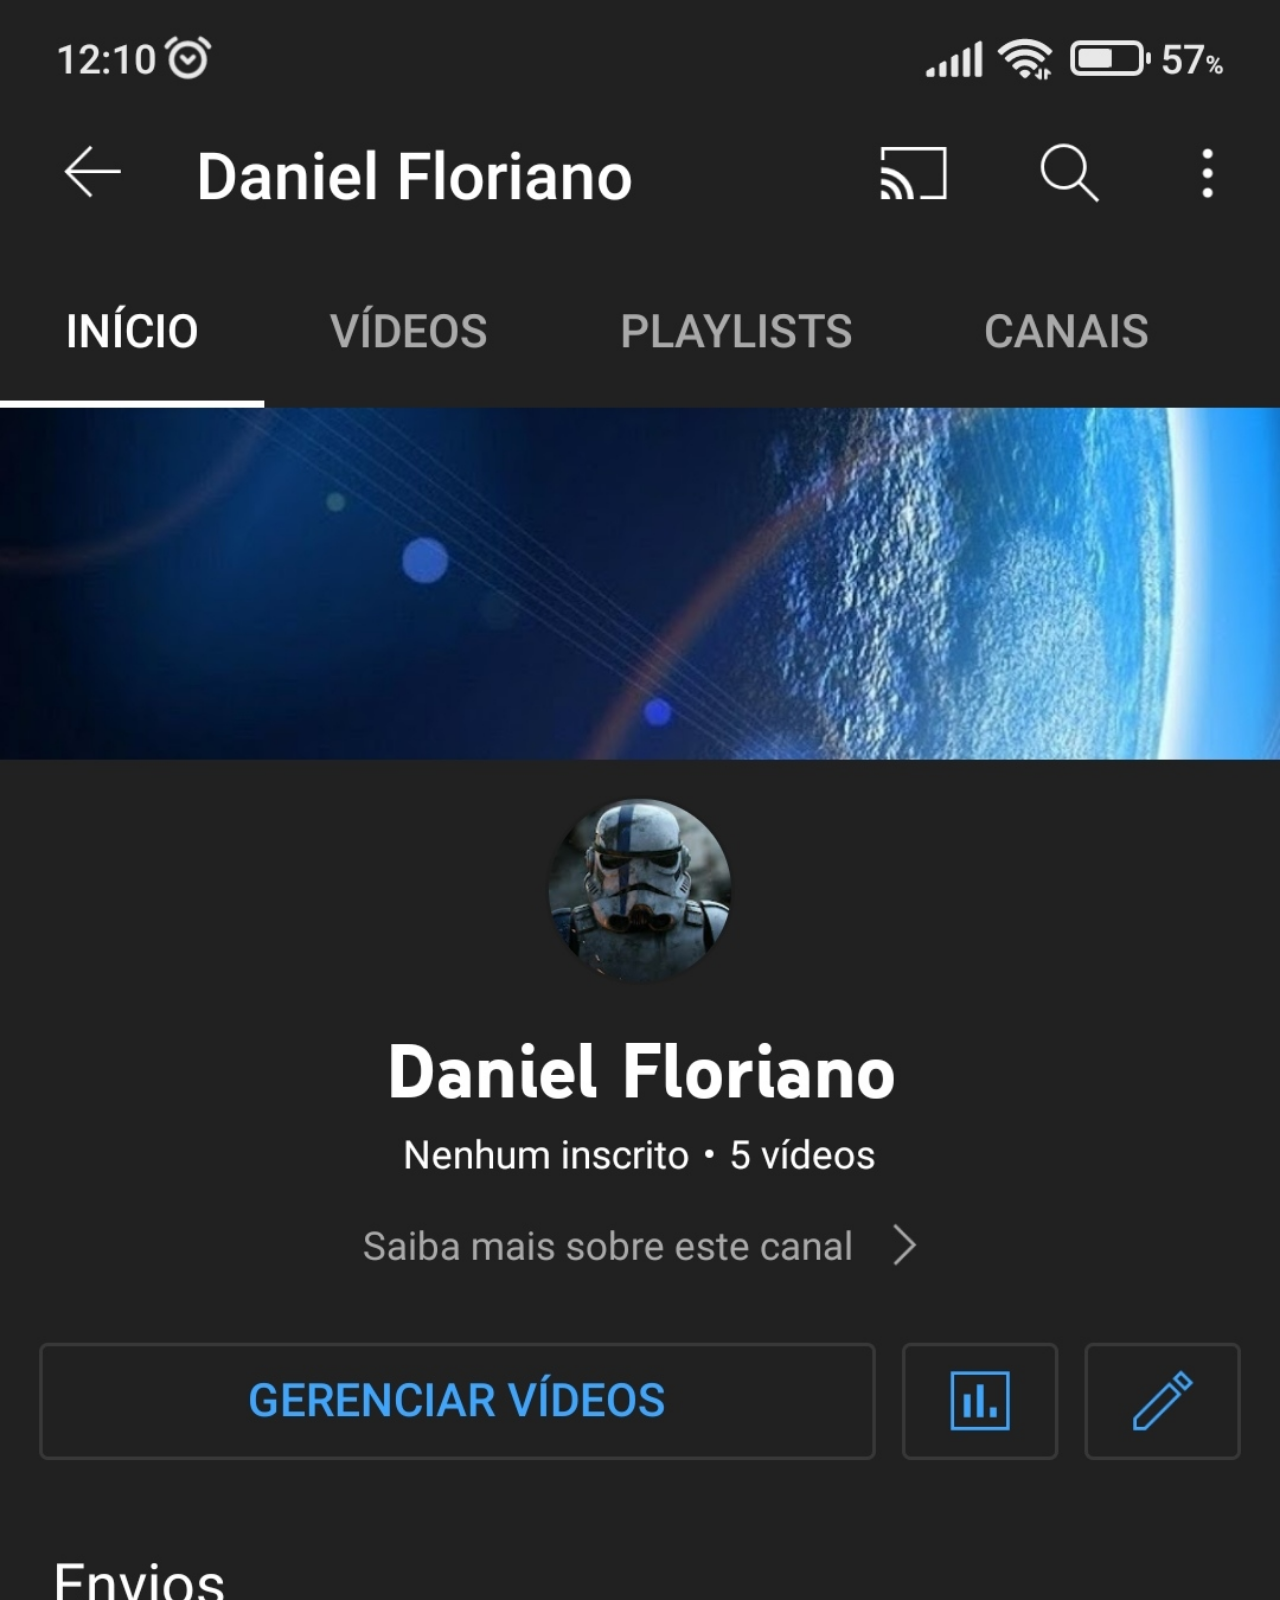
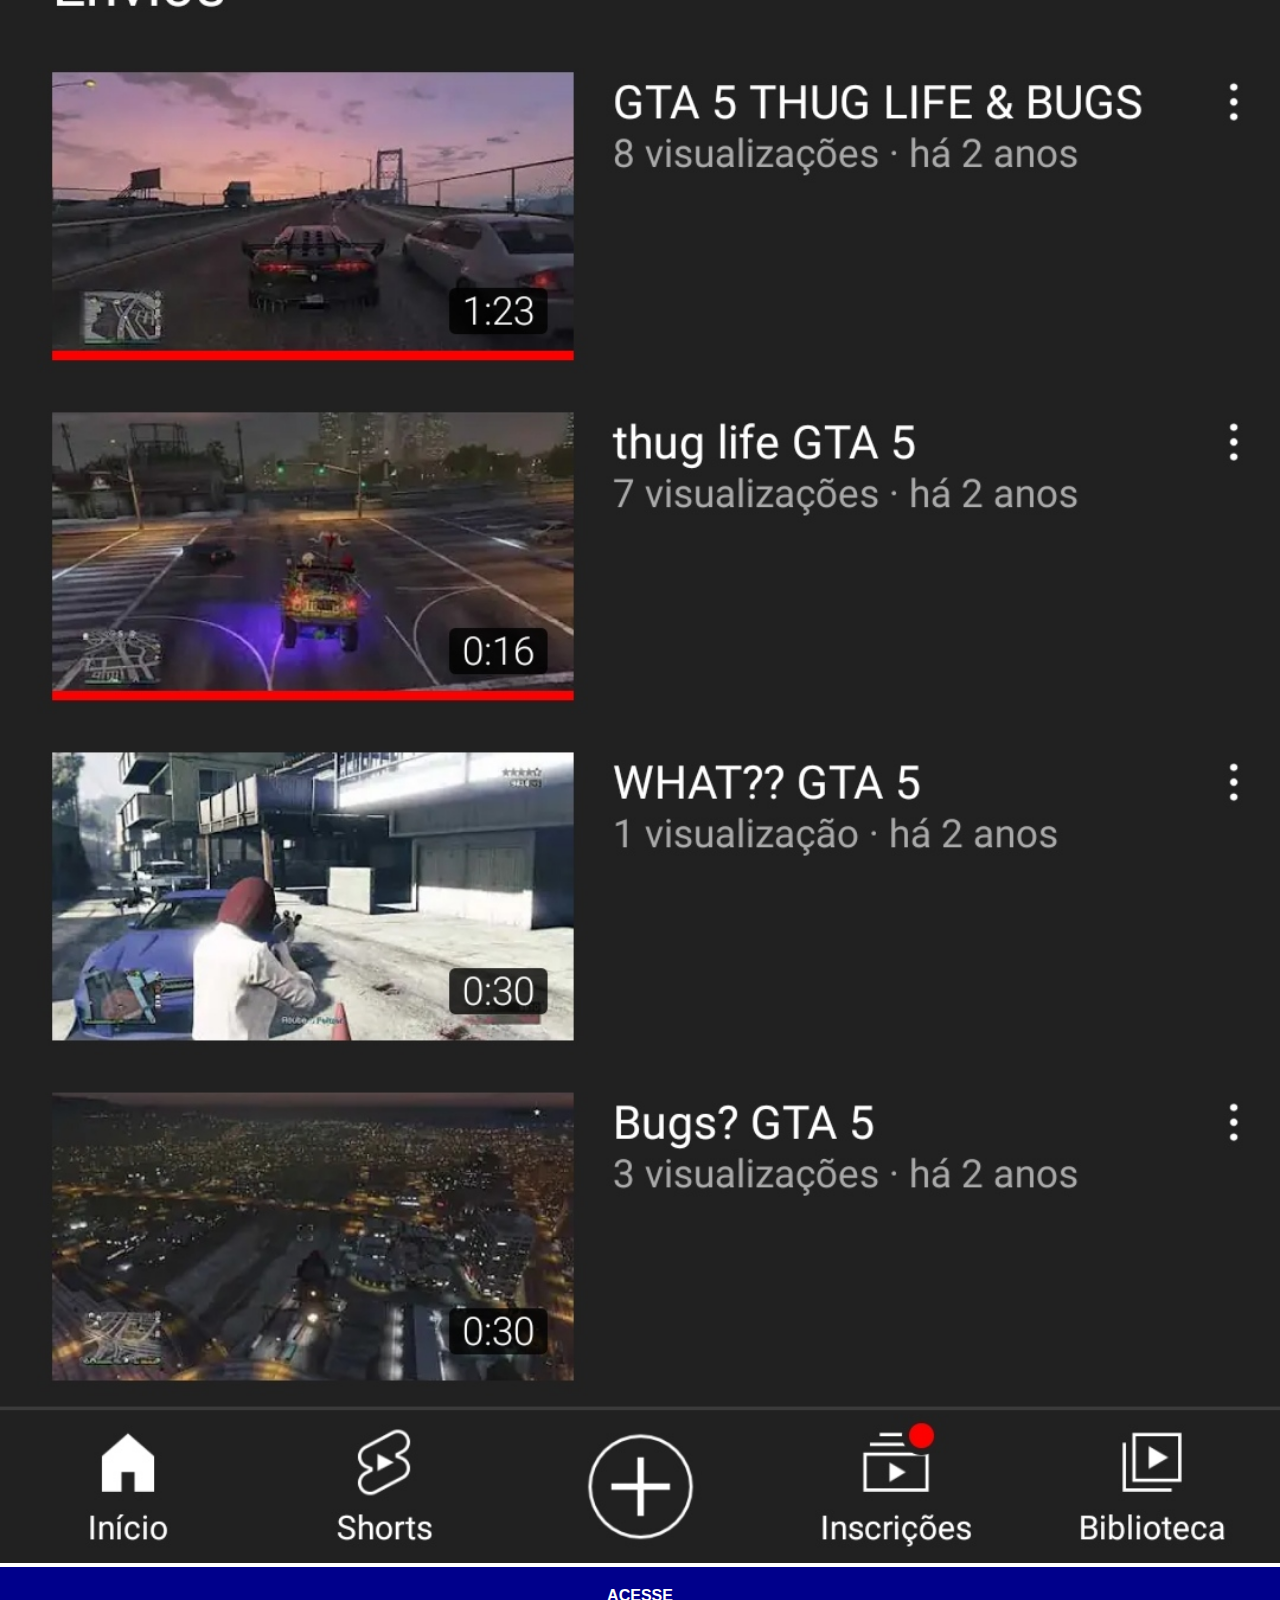
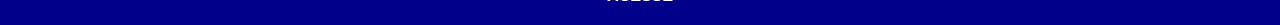
<file: myVersion/pages/youtube.html>
<!DOCTYPE html>
<html lang="pt-br">
<head>
    <meta charset="UTF-8">
    <meta http-equiv="X-UA-Compatible" content="IE=edge">
    <meta name="viewport" content="width=device-width, initial-scale=1.0">
    <link rel="stylesheet" href="../css/social.css">
    <title>Youtube</title>
</head>
<body>
    <img src="../images/tela-youtube.jpg" alt="Youtube">
    <a href="https://www.youtube.com/channel/UCy49LCAQGBWytETYeVkYEiA" target="_blank" rel="noopener noreferrer">ACESSE</a>
</body>
</html>
</file>
<file: style/style.css>
@charset "UTF-8";

* {
    margin: 0;
    padding: 0;
    font-family: Arial, Helvetica, sans-serif;
}

html, body {
    height: 100vh;
    width: 100vw;
    background-color: black;
}

body {
    background: url('../images/fundo-madeira.jpg') no-repeat top center ;
    background-size: cover;
}

main {
    position: relative;
    height: 100vh;
    width: 100vw;
    
}

section#telefone {
    position: absolute;
    top: 50%;
    left: 50%;
    transform: translate(-50%, -50%);
    
    height: 627px;
    width: 311px;
    
    
    background: url('../images/frame-iphone.png') no-repeat;
}

#tela {
    position: relative;
    top: 13%;
    left: 7.5%;

    width: 265px;
    height: 468px;
}

section#redes-sociais {
    display: flex;
    flex-direction: column;
    position: absolute;
    right: 2%;
}

section#redes-sociais > a {
    width: 50px;
}


section#redes-sociais img {
    width: 50px;
    margin: 10px;
    border-radius: 50%;
    box-shadow: 2px 2px 5px rgba(0, 0, 0, 0.411);
    transition: transform 300ms ease-in-out;
}

section#redes-sociais img:hover {
    outline: 2px solid white;
    transform: translate(-4px, -3px);
    transition: transform 500ms ease-in-out;
    box-shadow: 5px 5px 10px rgba(0, 0, 0, 0.623);
}
</file>
<file: myVersion/css/style.css>
@charset "UTF-8";

* {
    margin: 0;
    padding: 0;
    border: none;
    box-sizing: border-box;

}

body {
    background: url('../../images/fundo-madeira.jpg') no-repeat top center;
    background-size: cover;
}

main {
    width: 100vw;
    height: 100vh;
    position: relative;
}

section#telefone {
    position: absolute;
    top: 50%;
    left: 50%;
    transform: translate(-50%, -50%);
    

    height: 720px;
    width: 345px;

    background: url('../images/telefone.png') no-repeat;
}

iframe {
    position: relative;
    top: 31px;
    left: 15.5px;
    background-color: rgb(0, 0, 0);
    width: 313.5px;
    height: 663.9px;
    border-radius: 25px;
}

#redes-sociais {
    display: flex;
    flex-direction: column;
    
    position: absolute;
    right: 0;
}

#redes-sociais img {
    width: 50px;
    border-radius: 50%;
    margin: 10px;
    transition: transform .4s;
    box-shadow: 3px 3px 5px rgba(0, 0, 0, 0.767);
}

#redes-sociais img:hover {
    outline: 2px solid white;
    transform: translate(-3px, -3px);
    
}
</file>
<file: style/social.css>
@charset "UTF-8";

* {
    margin: 0;
    padding: 0;
    font-family: Arial, Helvetica, sans-serif;
}

::-webkit-scrollbar {
    width: 0;
    height: 0;
}

img {
    width: 100vw;
    
    background: black no-repeat top center;
    background-size: cover;
}

a {
    display: block;
    background-color: darkblue;
    color: white;
    padding: 20px;
    text-align: center;
    font-weight: bolder;
    text-decoration: none;
    transition: all .3s;
}

a:hover {
    background-color: blue;
    
}
</file>
<file: myVersion/css/social.css>
@charset "UTF-8";

* {
    margin: 0;
    padding: 0;
    font-family: Arial, Helvetica, sans-serif;
}

::-webkit-scrollbar {
    width: 0;
    height: 0;
}

img {
    width: 100vw;
    
    background: black no-repeat top center;
    background-size: cover;
}

a {
    display: block;
    background-color: darkblue;
    color: white;
    padding: 20px;
    text-align: center;
    font-weight: bolder;
    text-decoration: none;
    transition: all .3s;
}

a:hover {
    background-color: blue;
    
}
</file>
